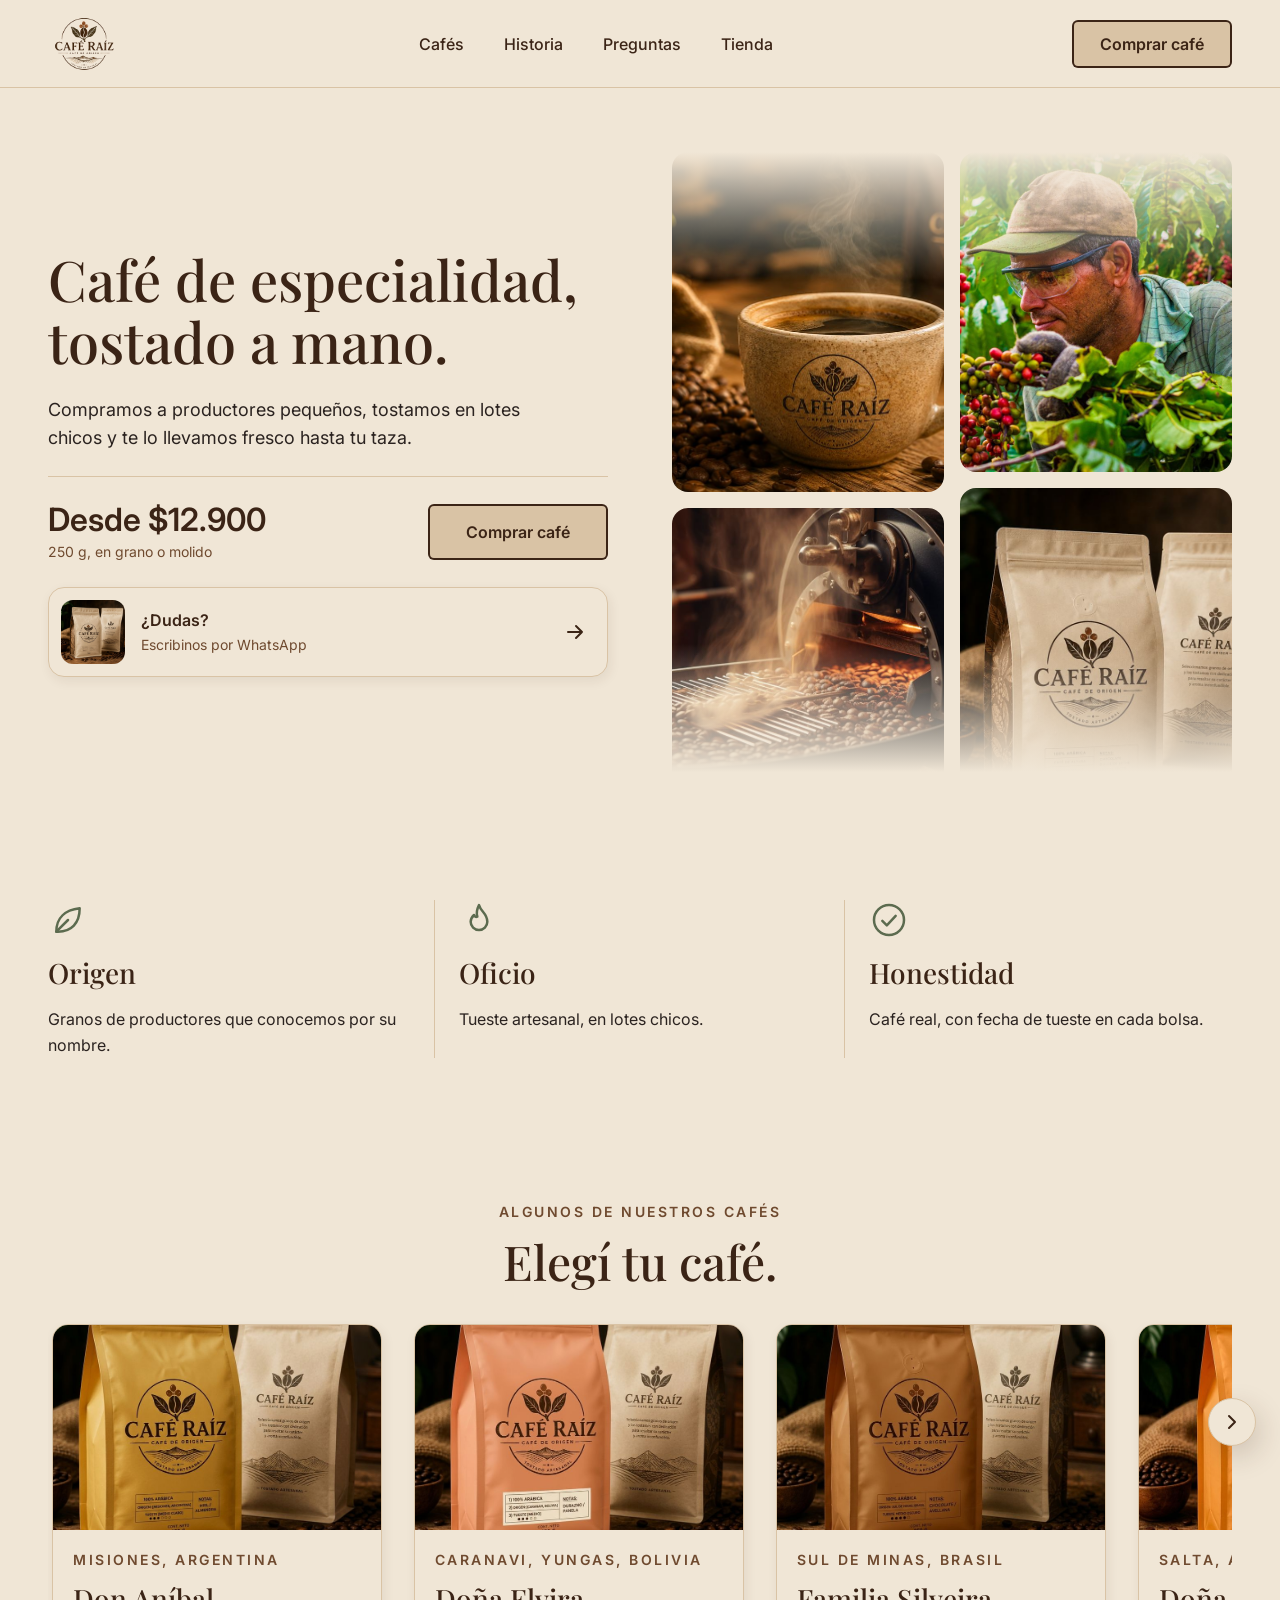
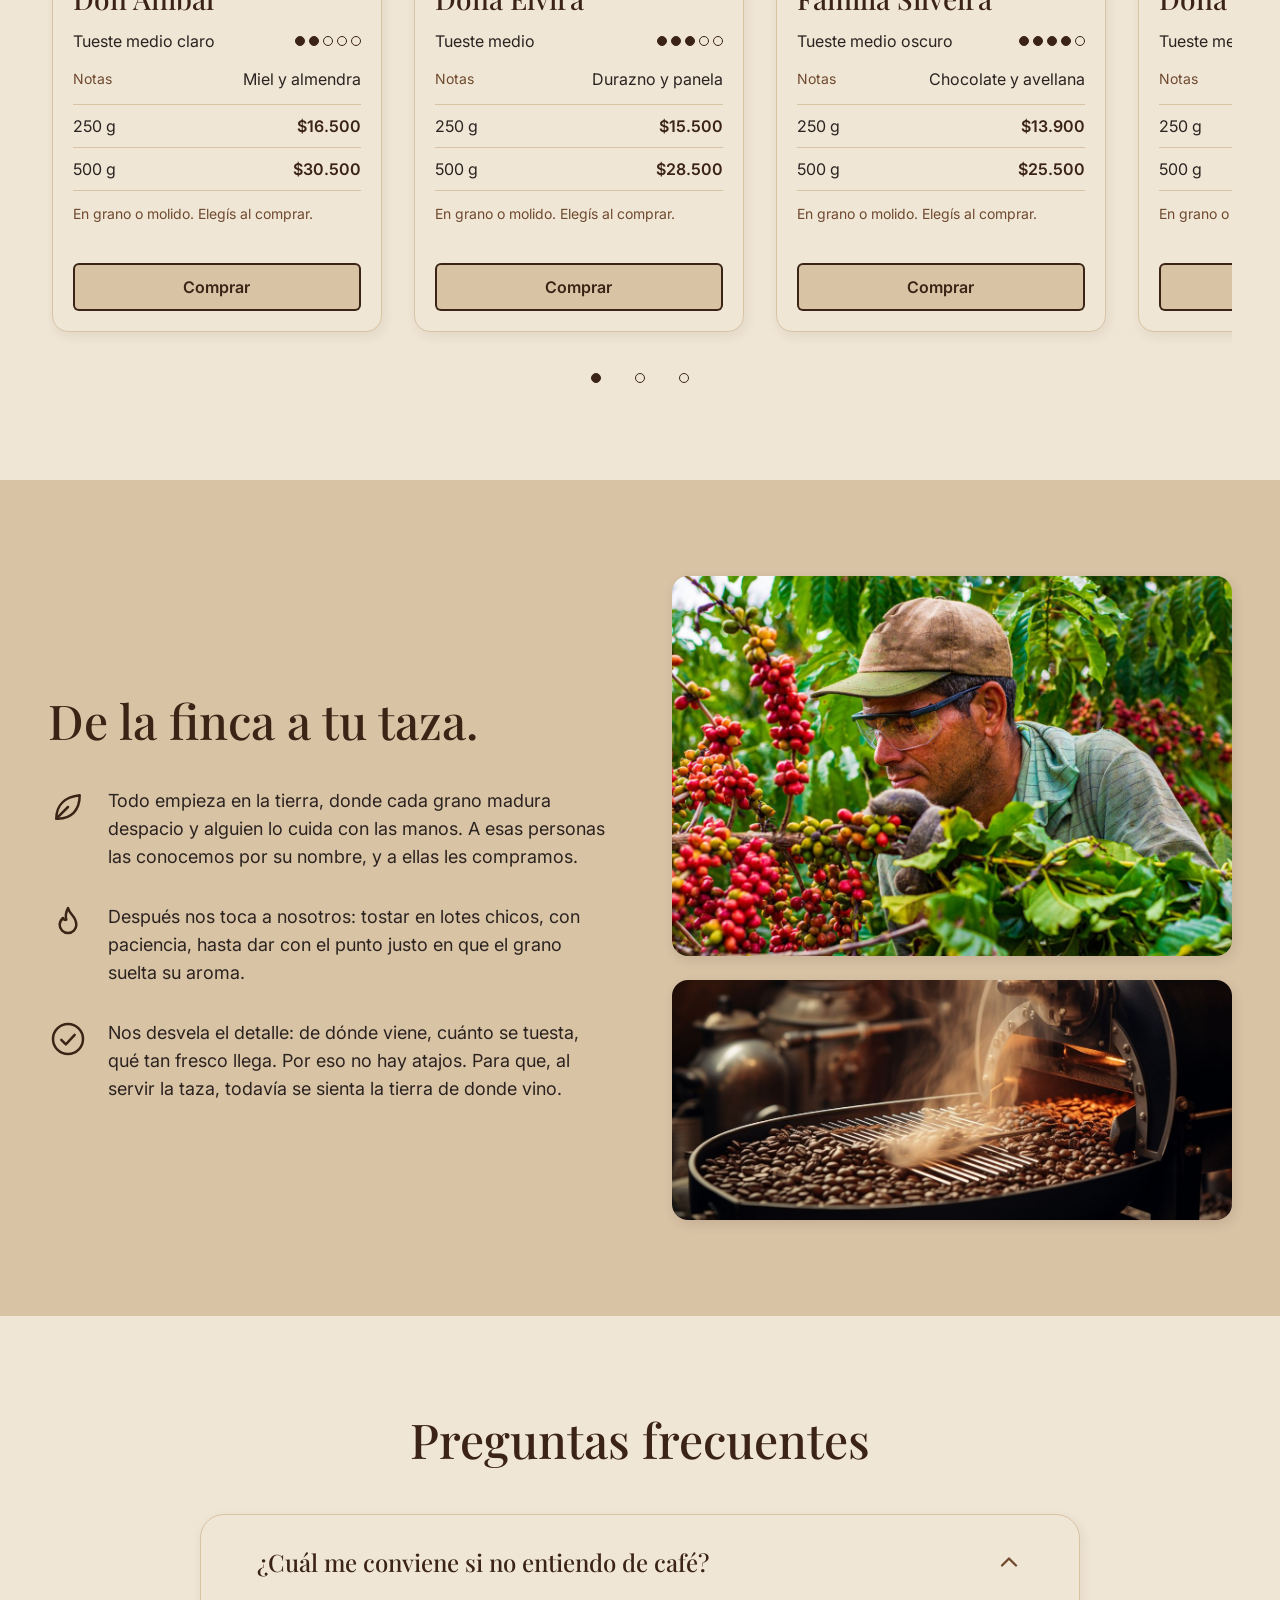
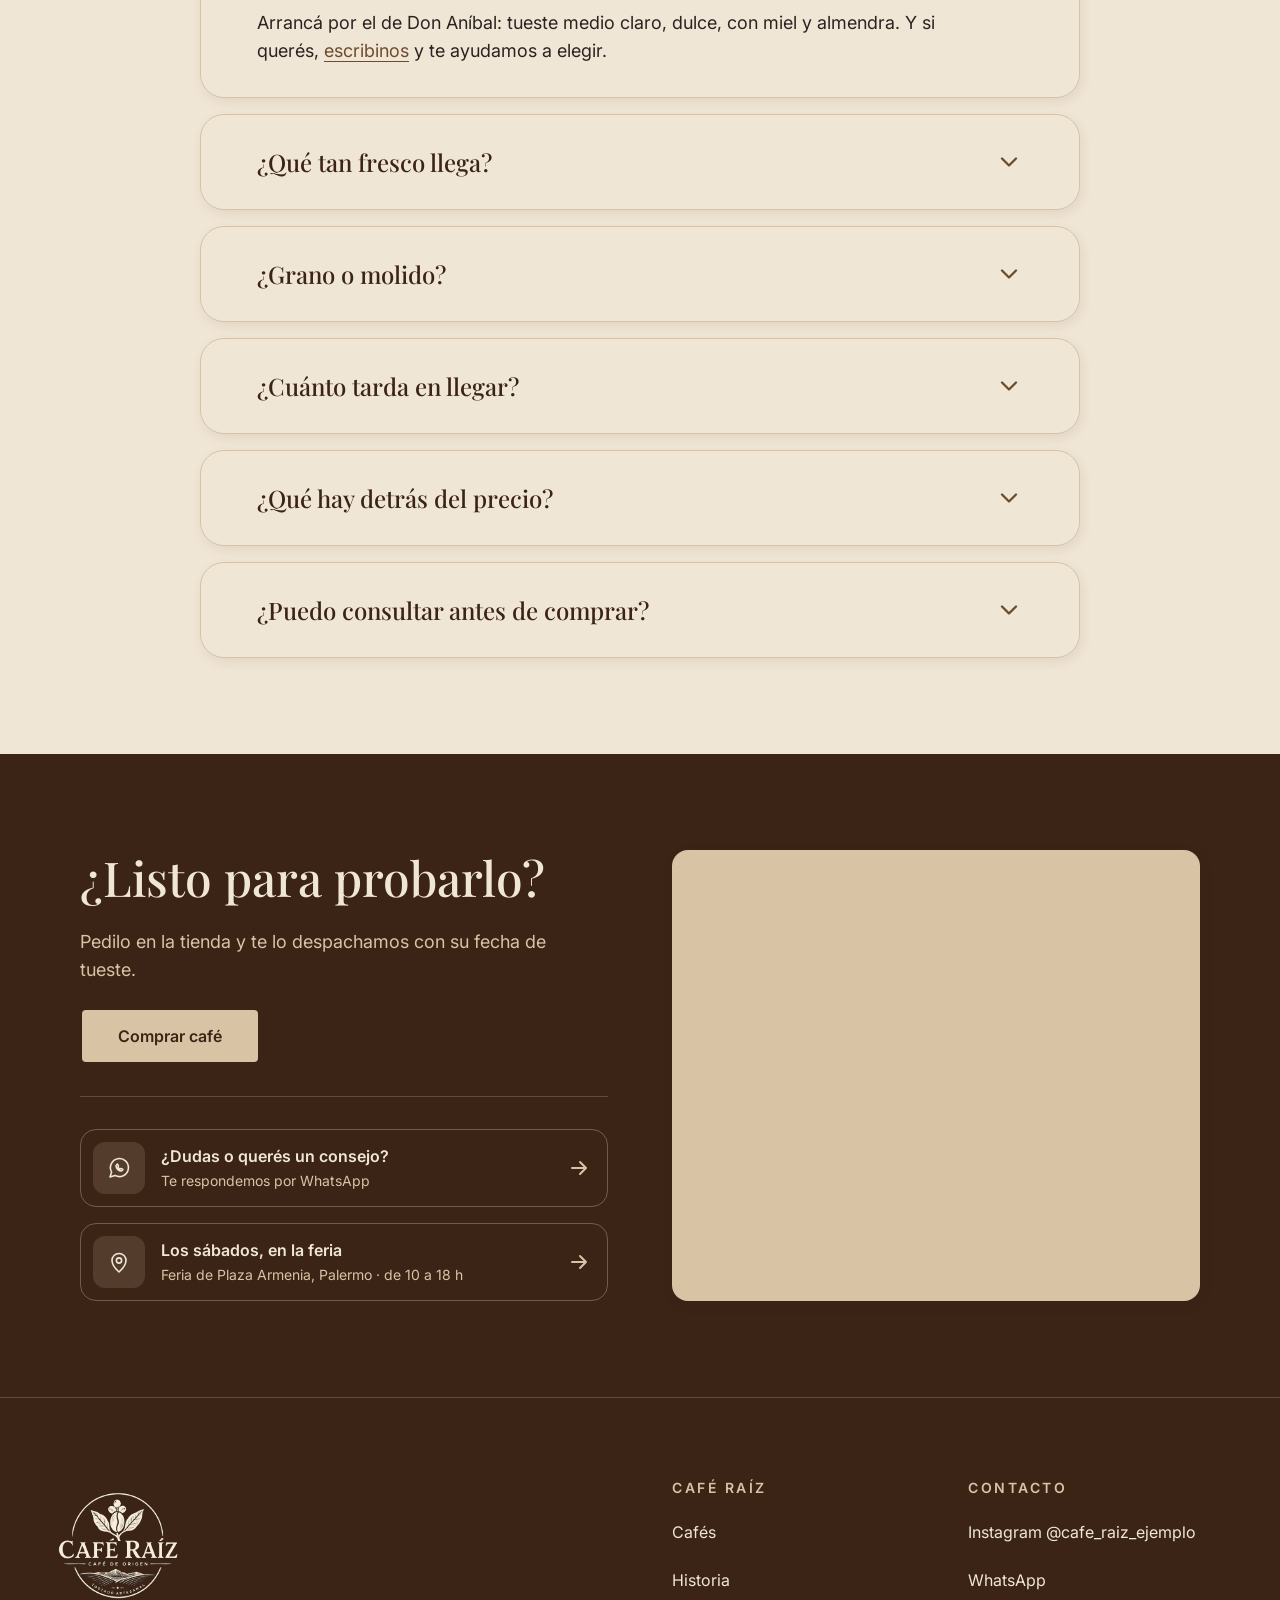
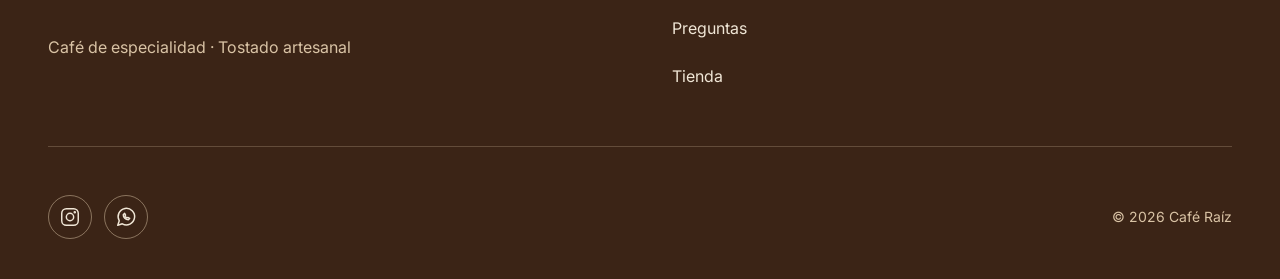
<file: cafe-raiz/index.html>
<!doctype html>
<html lang="es">
<head>
<meta charset="utf-8">
<meta name="viewport" content="width=device-width, initial-scale=1">
<title>Café Raíz | Café de especialidad, tostado a mano</title>
<meta name="description" content="Café de especialidad de productores pequeños, tostado a mano en lotes chicos y con fecha de tueste en cada bolsa.">
<meta name="theme-color" content="#F0E6D6">
<link rel="canonical" href="https://cafe-raiz-especialidad.vercel.app/">
<meta property="og:type" content="website">
<meta property="og:locale" content="es_AR">
<meta property="og:site_name" content="Café Raíz">
<meta property="og:title" content="Café Raíz | Café de especialidad, tostado a mano">
<meta property="og:description" content="Café de especialidad de productores pequeños, tostado a mano en lotes chicos y con fecha de tueste en cada bolsa.">
<meta property="og:url" content="https://cafe-raiz-especialidad.vercel.app/">
<meta property="og:image" content="https://cafe-raiz-especialidad.vercel.app/img/og-cafe-raiz.jpg">
<meta property="og:image:width" content="1200">
<meta property="og:image:height" content="630">
<meta property="og:image:alt" content="Taza de café humeante con el logo de Café Raíz, granos tostados y una bolsa de fondo">
<meta name="twitter:card" content="summary_large_image">
<link rel="icon" href="favicon.ico" sizes="any">
<link rel="apple-touch-icon" href="img/apple-touch-icon.png">
<link rel="preconnect" href="https://fonts.googleapis.com">
<link rel="preconnect" href="https://fonts.gstatic.com" crossorigin>
<link rel="stylesheet" href="https://fonts.googleapis.com/css2?family=Playfair+Display:wght@500&family=Inter:wght@400;500;600&display=swap" media="print" onload="this.media='all'">
<noscript><link rel="stylesheet" href="https://fonts.googleapis.com/css2?family=Playfair+Display:wght@500&family=Inter:wght@400;500;600&display=swap"></noscript>
<link rel="stylesheet" href="styles.css">
<script>document.documentElement.classList.add("js");</script>
<script src="script.js" defer></script>
</head>
<body>

<!-- Íconos reutilizados -->
<svg width="0" height="0" style="position:absolute" aria-hidden="true">
  <symbol id="i-wa" viewBox="0 0 24 24" fill="none" stroke="currentColor" stroke-width="1.6" stroke-linecap="round" stroke-linejoin="round"><path d="M3 21l1.65-4.9A9 9 0 1 1 8 19.4L3 21z"/><path d="M9 9.5c0 3 2.5 5.5 5.5 5.5l1.5-1.5-2-1-1 .5c-.9-.4-1.6-1.1-2-2l.5-1-1-2L9 9.5z"/></symbol>
  <symbol id="i-ig" viewBox="0 0 24 24" fill="none" stroke="currentColor" stroke-width="1.6" stroke-linecap="round" stroke-linejoin="round"><rect x="3" y="3" width="18" height="18" rx="5"/><circle cx="12" cy="12" r="4"/><circle cx="17.2" cy="6.8" r="0.6" fill="currentColor"/></symbol>
  <symbol id="i-chev" viewBox="0 0 24 24" fill="none" stroke="currentColor" stroke-width="2" stroke-linecap="round" stroke-linejoin="round"><path d="M6 9l6 6 6-6"/></symbol>
  <symbol id="i-arrow" viewBox="0 0 24 24" fill="none" stroke="currentColor" stroke-width="2" stroke-linecap="round" stroke-linejoin="round"><path d="M5 12h14M13 6l6 6-6 6"/></symbol>
  <symbol id="i-leaf" viewBox="0 0 24 24" fill="none" stroke="currentColor" stroke-width="1.5" stroke-linecap="round" stroke-linejoin="round"><path d="M5 19c0-8 5-13 14-14 0 9-5 14-13 14"/><path d="M5 19l7-7"/></symbol>
  <symbol id="i-fire" viewBox="0 0 24 24" fill="none" stroke="currentColor" stroke-width="1.5" stroke-linecap="round" stroke-linejoin="round"><path d="M12 3c1 4 5 5 5 10a5 5 0 0 1-10 0c0-2 1-3 2-4 .5 1 1 1.5 2 1-1-3 0-5 1-7z"/></symbol>
  <symbol id="i-pin" viewBox="0 0 24 24" fill="none" stroke="currentColor" stroke-width="1.6" stroke-linecap="round" stroke-linejoin="round"><path d="M12 22s-7-6.2-7-11.5a7 7 0 0 1 14 0C19 15.8 12 22 12 22z"/><circle cx="12" cy="10.5" r="2.6"/></symbol>
  <symbol id="i-check" viewBox="0 0 24 24" fill="none" stroke="currentColor" stroke-width="1.5" stroke-linecap="round" stroke-linejoin="round"><circle cx="12" cy="12" r="9"/><path d="M8 12.5l2.7 2.7L16 9.5"/></symbol>
</svg>

<a class="skip" href="#contenido">Ir al contenido</a>

<!-- 1. ENCABEZADO -->
<header class="site-header">
  <a class="brand" href="#" aria-label="Café Raíz, inicio"><img src="img/logo.jpg" width="72" height="72" alt="Café Raíz, café de origen, tostado artesanal"></a>
  <nav class="nav" id="menu" aria-label="Principal">
    <a href="#cafes">Cafés</a>
    <a href="#historia">Historia</a>
    <a href="#preguntas">Preguntas</a>
    <a href="tienda.html">Tienda</a>
  </nav>
  <div class="header-actions">
    <a class="gbtn" href="tienda.html"><span class="gin">Comprar café</span></a>
    <button class="menu-btn" type="button" aria-label="Abrir menú" aria-expanded="false" aria-controls="menu">
      <svg class="ico-open" width="24" height="24" viewBox="0 0 24 24" fill="none" stroke="currentColor" stroke-width="2" stroke-linecap="round" aria-hidden="true"><path d="M4 7h16M4 12h16M4 17h16"/></svg>
      <svg class="ico-close" width="24" height="24" viewBox="0 0 24 24" fill="none" stroke="currentColor" stroke-width="2" stroke-linecap="round" aria-hidden="true"><path d="M6 6l12 12M18 6L6 18"/></svg>
    </button>
  </div>
</header>

<main id="contenido">

<!-- 2. HERO -->
<section class="hero" aria-labelledby="hero-t">
  <div class="hero-text">
    <h1 id="hero-t">Café de especialidad, tostado a mano.</h1>
    <p class="lead">Compramos a productores pequeños, tostamos en lotes chicos y te lo llevamos fresco hasta tu taza.</p>
    <img class="hero-m" src="img/hero.jpg" width="1200" height="683" alt="Taza de café humeante con el logo de Café Raíz, granos tostados y una bolsa de fondo" fetchpriority="high">
    <hr class="rule">
    <div class="hero-buy">
      <div class="price-from">
        <span class="price-from-n">Desde $12.900</span>
        <span class="price-from-s">250 g, en grano o molido</span>
      </div>
      <a class="gbtn lg" href="tienda.html"><span class="gin">Comprar café</span></a>
    </div>
    <a class="info" href="https://wa.me/5490000000000?text=Hola%2C%20quiero%20consultar%20por%20un%20caf%C3%A9%20de%20Caf%C3%A9%20Ra%C3%ADz.">
      <img src="img/packaging.jpg" width="64" height="64" alt="" loading="lazy">
      <span class="info-t"><b>¿Dudas?</b><span>Escribinos por WhatsApp</span></span>
      <svg class="arr" width="24" height="24" aria-hidden="true"><use href="#i-arrow"/></svg>
    </a>
  </div>

  <div class="hero-photos" aria-hidden="true">
    <div class="mq"><div class="track">
      <div class="set">
        <img style="height:340px;object-position:62% 50%" src="img/hero.jpg" width="1200" height="683" alt="" loading="lazy">
        <img style="height:300px;object-position:70% 50%" src="img/tostadora.jpg" width="1200" height="673" alt="" loading="lazy">
        <img style="height:360px;object-position:30% 45%" src="img/packaging.jpg" width="1000" height="800" alt="" loading="lazy">
        <img style="height:320px" src="img/granos.jpg" width="1080" height="720" alt="" loading="lazy">
      </div>
      <div class="set">
        <img style="height:340px;object-position:62% 50%" src="img/hero.jpg" width="1200" height="683" alt="" loading="lazy">
        <img style="height:300px;object-position:70% 50%" src="img/tostadora.jpg" width="1200" height="673" alt="" loading="lazy">
        <img style="height:360px;object-position:30% 45%" src="img/packaging.jpg" width="1000" height="800" alt="" loading="lazy">
        <img style="height:320px" src="img/granos.jpg" width="1080" height="720" alt="" loading="lazy">
      </div>
    </div></div>
    <div class="mq"><div class="track rev">
      <div class="set">
        <img style="height:320px;object-position:55% 40%" src="img/trabajador.jpg" width="1200" height="800" alt="" loading="lazy">
        <img style="height:360px;object-position:30% 45%" src="img/packaging.jpg" width="1000" height="800" alt="" loading="lazy">
        <img style="height:300px;object-position:70% 50%" src="img/tostadora.jpg" width="1200" height="673" alt="" loading="lazy">
        <img style="height:340px;object-position:62% 50%" src="img/hero.jpg" width="1200" height="683" alt="" loading="lazy">
      </div>
      <div class="set">
        <img style="height:320px;object-position:55% 40%" src="img/trabajador.jpg" width="1200" height="800" alt="" loading="lazy">
        <img style="height:360px;object-position:30% 45%" src="img/packaging.jpg" width="1000" height="800" alt="" loading="lazy">
        <img style="height:300px;object-position:70% 50%" src="img/tostadora.jpg" width="1200" height="673" alt="" loading="lazy">
        <img style="height:340px;object-position:62% 50%" src="img/hero.jpg" width="1200" height="683" alt="" loading="lazy">
      </div>
    </div></div>
    <div class="fade fade-t"></div>
    <div class="fade fade-b"></div>
  </div>
</section>

<!-- 3. FRANJA DE CONFIANZA -->
<section class="trust" aria-labelledby="trust-t">
  <h2 id="trust-t" class="sr-only">Por qué Café Raíz</h2>
  <div class="trust-item">
    <svg width="40" height="40" aria-hidden="true"><use href="#i-leaf"/></svg>
    <h3>Origen</h3>
    <p>Granos de productores que conocemos por su nombre.</p>
  </div>
  <div class="trust-item">
    <svg width="40" height="40" aria-hidden="true"><use href="#i-fire"/></svg>
    <h3>Oficio</h3>
    <p>Tueste artesanal, en lotes chicos.</p>
  </div>
  <div class="trust-item">
    <svg width="40" height="40" aria-hidden="true"><use href="#i-check"/></svg>
    <h3>Honestidad</h3>
    <p>Café real, con fecha de tueste en cada bolsa.</p>
  </div>
</section>

<!-- 4. NUESTROS CAFÉS -->
<section id="cafes" class="cafes" aria-labelledby="cafes-t">
  <div class="cafes-head">
    <div class="sec-head">
      <p class="eb">Algunos de nuestros cafés</p>
      <h2 id="cafes-t" class="t">Elegí tu café.</h2>
    </div>
  </div>

  <div class="carousel" role="region" aria-roledescription="carrusel" aria-label="Algunos de nuestros cafés">
    <ul class="slides" id="cafes-slides">

      <li class="slide"><article class="card">
        <div class="ph"><img src="img/packaging-don-anibal.jpg" alt="Bolsa de Don Aníbal" loading="lazy"></div>
        <div class="body">
          <div class="eb">Misiones, Argentina</div>
          <h3 class="h3">Don Aníbal</h3>
          <div class="line"><span>Tueste medio claro</span><span class="dots" role="img" aria-label="Tueste 2 de 5"><i class="on"></i><i class="on"></i><i></i><i></i><i></i></span></div>
          <div class="line"><span class="lab">Notas</span><span>Miel y almendra</span></div>
          <div class="price"><div><span>250 g</span><b>$16.500</b></div><div><span>500 g</span><b>$30.500</b></div></div>
          <div class="lab">En grano o molido. Elegís al comprar.</div>
          <a class="gbtn" href="tienda.html"><span class="gin">Comprar</span></a>
        </div>
      </article></li>

      <li class="slide"><article class="card">
        <div class="ph"><img src="img/packaging-dona-elvira.jpg" alt="Bolsa de Doña Elvira" loading="lazy"></div>
        <div class="body">
          <div class="eb">Caranavi, Yungas, Bolivia</div>
          <h3 class="h3">Doña Elvira</h3>
          <div class="line"><span>Tueste medio</span><span class="dots" role="img" aria-label="Tueste 3 de 5"><i class="on"></i><i class="on"></i><i class="on"></i><i></i><i></i></span></div>
          <div class="line"><span class="lab">Notas</span><span>Durazno y panela</span></div>
          <div class="price"><div><span>250 g</span><b>$15.500</b></div><div><span>500 g</span><b>$28.500</b></div></div>
          <div class="lab">En grano o molido. Elegís al comprar.</div>
          <a class="gbtn" href="tienda.html"><span class="gin">Comprar</span></a>
        </div>
      </article></li>

      <li class="slide"><article class="card">
        <div class="ph"><img src="img/packaging-familia-silveira.jpg" alt="Bolsa de Familia Silveira" loading="lazy"></div>
        <div class="body">
          <div class="eb">Sul de Minas, Brasil</div>
          <h3 class="h3">Familia Silveira</h3>
          <div class="line"><span>Tueste medio oscuro</span><span class="dots" role="img" aria-label="Tueste 4 de 5"><i class="on"></i><i class="on"></i><i class="on"></i><i class="on"></i><i></i></span></div>
          <div class="line"><span class="lab">Notas</span><span>Chocolate y avellana</span></div>
          <div class="price"><div><span>250 g</span><b>$13.900</b></div><div><span>500 g</span><b>$25.500</b></div></div>
          <div class="lab">En grano o molido. Elegís al comprar.</div>
          <a class="gbtn" href="tienda.html"><span class="gin">Comprar</span></a>
        </div>
      </article></li>

      <li class="slide"><article class="card">
        <div class="ph"><img src="img/packaging-dona-rosa.jpg" alt="Bolsa de Doña Rosa" loading="lazy"></div>
        <div class="body">
          <div class="eb">Salta, Argentina</div>
          <h3 class="h3">Doña Rosa</h3>
          <div class="line"><span>Tueste medio</span><span class="dots" role="img" aria-label="Tueste 3 de 5"><i class="on"></i><i class="on"></i><i class="on"></i><i></i><i></i></span></div>
          <div class="line"><span class="lab">Notas</span><span>Mandarina y caramelo</span></div>
          <div class="price"><div><span>250 g</span><b>$16.900</b></div><div><span>500 g</span><b>$31.000</b></div></div>
          <div class="lab">En grano o molido. Elegís al comprar.</div>
          <a class="gbtn" href="tienda.html"><span class="gin">Comprar</span></a>
        </div>
      </article></li>

      <li class="slide"><article class="card">
        <div class="ph"><img src="img/packaging-don-julian.jpg" alt="Bolsa de Don Julián" loading="lazy"></div>
        <div class="body">
          <div class="eb">Cajamarca, Perú</div>
          <h3 class="h3">Don Julián</h3>
          <div class="line"><span>Tueste medio oscuro</span><span class="dots" role="img" aria-label="Tueste 4 de 5"><i class="on"></i><i class="on"></i><i class="on"></i><i class="on"></i><i></i></span></div>
          <div class="line"><span class="lab">Notas</span><span>Cacao y nuez</span></div>
          <div class="price"><div><span>250 g</span><b>$15.800</b></div><div><span>500 g</span><b>$29.000</b></div></div>
          <div class="lab">En grano o molido. Elegís al comprar.</div>
          <a class="gbtn" href="tienda.html"><span class="gin">Comprar</span></a>
        </div>
      </article></li>

      <li class="slide"><article class="card">
        <div class="ph"><img src="img/packaging-familia-mejia.jpg" alt="Bolsa de Familia Mejía" loading="lazy"></div>
        <div class="body">
          <div class="eb">Huila, Colombia</div>
          <h3 class="h3">Familia Mejía</h3>
          <div class="line"><span>Tueste medio</span><span class="dots" role="img" aria-label="Tueste 3 de 5"><i class="on"></i><i class="on"></i><i class="on"></i><i></i><i></i></span></div>
          <div class="line"><span class="lab">Notas</span><span>Caramelo y naranja</span></div>
          <div class="price"><div><span>250 g</span><b>$15.200</b></div><div><span>500 g</span><b>$28.000</b></div></div>
          <div class="lab">En grano o molido. Elegís al comprar.</div>
          <a class="gbtn" href="tienda.html"><span class="gin">Comprar</span></a>
        </div>
      </article></li>

      <li class="slide"><article class="card">
        <div class="ph"><img src="img/packaging.jpg" width="1000" height="800" alt="Bolsa de Café Raíz de 250 g junto a granos tostados" loading="lazy"></div>
        <div class="body">
          <div class="eb">Mezcla de orígenes</div>
          <h3 class="h3">Blend de la casa</h3>
          <div class="line"><span>Tueste medio</span><span class="dots" role="img" aria-label="Tueste 3 de 5"><i class="on"></i><i class="on"></i><i class="on"></i><i></i><i></i></span></div>
          <div class="line"><span class="lab">Notas</span><span>Chocolate, dulce de leche y frutos secos</span></div>
          <div class="price"><div><span>250 g</span><b>$12.900</b></div><div><span>500 g</span><b>$23.500</b></div></div>
          <div class="lab">En grano o molido. Elegís al comprar.</div>
          <a class="gbtn" href="tienda.html"><span class="gin">Comprar</span></a>
        </div>
      </article></li>

    </ul>
  </div>
</section>

<!-- 5. HISTORIA -->
<section id="historia" class="historia" aria-labelledby="historia-t">
  <div class="historia-text">
    <h2 id="historia-t" class="t">De la finca a tu taza.</h2>
    <div class="feats">
      <div class="feat">
        <svg width="40" height="40" aria-hidden="true"><use href="#i-leaf"/></svg>
        <p>Todo empieza en la tierra, donde cada grano madura despacio y alguien lo cuida con las manos. A esas personas las conocemos por su nombre, y a ellas les compramos.</p>
      </div>
      <div class="feat">
        <svg width="40" height="40" aria-hidden="true"><use href="#i-fire"/></svg>
        <p>Después nos toca a nosotros: tostar en lotes chicos, con paciencia, hasta dar con el punto justo en que el grano suelta su aroma.</p>
      </div>
      <div class="feat">
        <svg width="40" height="40" aria-hidden="true"><use href="#i-check"/></svg>
        <p>Nos desvela el detalle: de dónde viene, cuánto se tuesta, qué tan fresco llega. Por eso no hay atajos. Para que, al servir la taza, todavía se sienta la tierra de donde vino.</p>
      </div>
    </div>
  </div>
  <div class="historia-pics">
    <div class="pic pic-a"><img src="img/trabajador.jpg" width="1200" height="800" alt="Trabajador de la finca cosechando a mano cerezas de café maduras" loading="lazy"></div>
    <div class="pic pic-b"><img src="img/tostadora.jpg" width="1200" height="673" alt="Tostadora con granos de café recién tostados y vapor" loading="lazy"></div>
  </div>
</section>

<!-- 6. PREGUNTAS FRECUENTES -->
<section id="preguntas" class="preguntas" aria-labelledby="preguntas-t">
  <h2 id="preguntas-t" class="t">Preguntas frecuentes</h2>
  <div class="faq">
    <details open>
      <summary>¿Cuál me conviene si no entiendo de café?<svg width="28" height="28" aria-hidden="true"><use href="#i-chev"/></svg></summary>
      <p class="ans">Arrancá por el de Don Aníbal: tueste medio claro, dulce, con miel y almendra. Y si querés, <a href="https://wa.me/5490000000000?text=Hola%2C%20quiero%20consultar%20por%20un%20caf%C3%A9%20de%20Caf%C3%A9%20Ra%C3%ADz.">escribinos</a> y te ayudamos a elegir.</p>
    </details>
    <details>
      <summary>¿Qué tan fresco llega?<svg width="28" height="28" aria-hidden="true"><use href="#i-chev"/></svg></summary>
      <p class="ans">Tostamos en lotes chicos y cada bolsa lleva su fecha de tueste.</p>
    </details>
    <details>
      <summary>¿Grano o molido?<svg width="28" height="28" aria-hidden="true"><use href="#i-chev"/></svg></summary>
      <p class="ans">Grano si tenés molinillo, porque dura más fresco. Molido si no: elegís la molienda al comprar.</p>
    </details>
    <details>
      <summary>¿Cuánto tarda en llegar?<svg width="28" height="28" aria-hidden="true"><use href="#i-chev"/></svg></summary>
      <p class="ans">Enviamos a todo el país y despachamos dentro de las 48 horas hábiles después del tueste.</p>
    </details>
    <details>
      <summary>¿Qué hay detrás del precio?<svg width="28" height="28" aria-hidden="true"><use href="#i-chev"/></svg></summary>
      <p class="ans">Le pagamos un precio justo a cada productor y tostamos en lotes chicos, para que cada bolsa llegue fresca. Es lo que se nota en la taza.</p>
    </details>
    <details>
      <summary>¿Puedo consultar antes de comprar?<svg width="28" height="28" aria-hidden="true"><use href="#i-chev"/></svg></summary>
      <p class="ans">Claro. <a href="https://wa.me/5490000000000?text=Hola%2C%20quiero%20consultar%20por%20un%20caf%C3%A9%20de%20Caf%C3%A9%20Ra%C3%ADz.">Escribinos por WhatsApp</a>.</p>
    </details>
  </div>
</section>

<!-- 7. CIERRE -->
<section id="contacto" class="cierre" aria-labelledby="cierre-t">
  <div class="cierre-grid">
    <div class="cierre-text">
      <h2 id="cierre-t">¿Listo para probarlo?</h2>
      <p class="cierre-lead">Pedilo en la tienda y te lo despachamos con su fecha de tueste.</p>
      <a class="gbtn lg" href="tienda.html"><span class="gin">Comprar café</span></a>
      <hr class="rule-d">
      <ul class="vias">
        <li>
          <a class="via" href="https://wa.me/5490000000000?text=Hola%2C%20quiero%20consultar%20por%20un%20caf%C3%A9%20de%20Caf%C3%A9%20Ra%C3%ADz.">
            <span class="via-ico"><svg width="24" height="24" aria-hidden="true"><use href="#i-wa"/></svg></span>
            <span class="via-t"><b>¿Dudas o querés un consejo?</b><span>Te respondemos por WhatsApp</span></span>
            <svg class="arr" width="24" height="24" aria-hidden="true"><use href="#i-arrow"/></svg>
          </a>
        </li>
        <li>
          <a class="via" href="https://www.google.com/maps/search/?api=1&amp;query=Armenia+y+Costa+Rica,+Palermo,+Buenos+Aires">
            <span class="via-ico"><svg width="24" height="24" aria-hidden="true"><use href="#i-pin"/></svg></span>
            <span class="via-t"><b>Los sábados, en la feria</b><span>Feria de Plaza Armenia, Palermo · de 10 a 18 h</span></span>
            <svg class="arr" width="24" height="24" aria-hidden="true"><use href="#i-arrow"/></svg>
          </a>
        </li>
      </ul>
    </div>
    <div class="mapbox">
      <iframe src="https://maps.google.com/maps?q=Armenia+y+Costa+Rica,+Palermo,+Buenos+Aires&amp;z=16&amp;output=embed" title="Mapa de la feria de Plaza Armenia, Palermo, Buenos Aires" loading="lazy" referrerpolicy="no-referrer-when-downgrade"></iframe>
    </div>
  </div>
</section>

</main>

<!-- 8. PIE -->
<footer class="site-footer">
  <div class="foot-top">
    <div class="foot-brand">
      <img src="img/logo-negativo.jpg" width="140" height="140" alt="Café Raíz, café de origen, tostado artesanal" loading="lazy">
      <p>Café de especialidad · Tostado artesanal</p>
    </div>
    <div class="foot-links">
      <nav class="fl" aria-label="Pie">
        <p class="fh">Café Raíz</p>
        <a href="#cafes">Cafés</a>
        <a href="#historia">Historia</a>
        <a href="#preguntas">Preguntas</a>
        <a href="tienda.html">Tienda</a>
      </nav>
      <div class="fl">
        <p class="fh">Contacto</p>
        <a href="https://instagram.com/cafe_raiz_ejemplo">Instagram @cafe_raiz_ejemplo</a>
        <a href="https://wa.me/5490000000000?text=Hola%2C%20quiero%20consultar%20por%20un%20caf%C3%A9%20de%20Caf%C3%A9%20Ra%C3%ADz.">WhatsApp</a>
      </div>
    </div>
  </div>
  <hr class="rule-d">
  <div class="foot-bottom">
    <div class="socs">
      <a class="soc" href="https://instagram.com/cafe_raiz_ejemplo" aria-label="Instagram de Café Raíz"><svg width="22" height="22" aria-hidden="true"><use href="#i-ig"/></svg></a>
      <a class="soc" href="https://wa.me/5490000000000?text=Hola%2C%20quiero%20consultar%20por%20un%20caf%C3%A9%20de%20Caf%C3%A9%20Ra%C3%ADz." aria-label="WhatsApp de Café Raíz"><svg width="22" height="22" aria-hidden="true"><use href="#i-wa"/></svg></a>
    </div>
    <p>© 2026 Café Raíz</p>
  </div>
</footer>

</body>
</html>
</file>
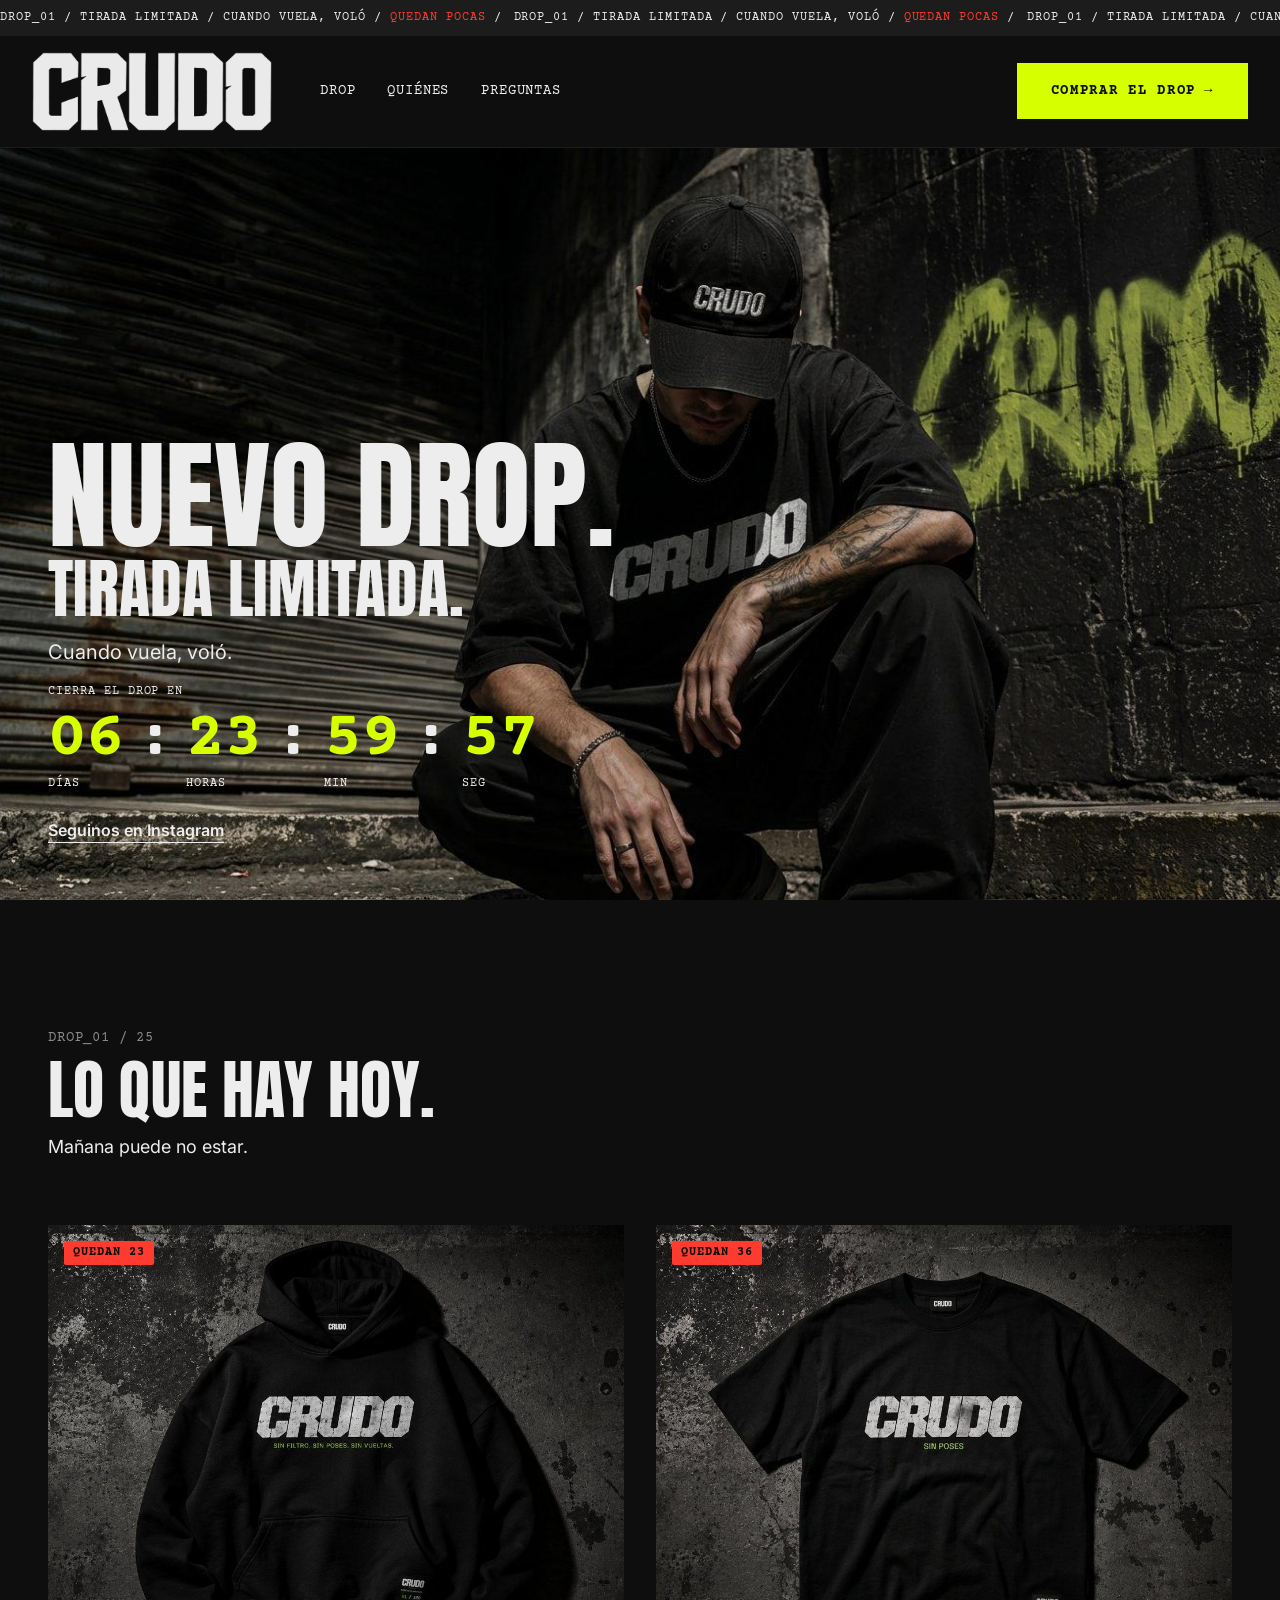
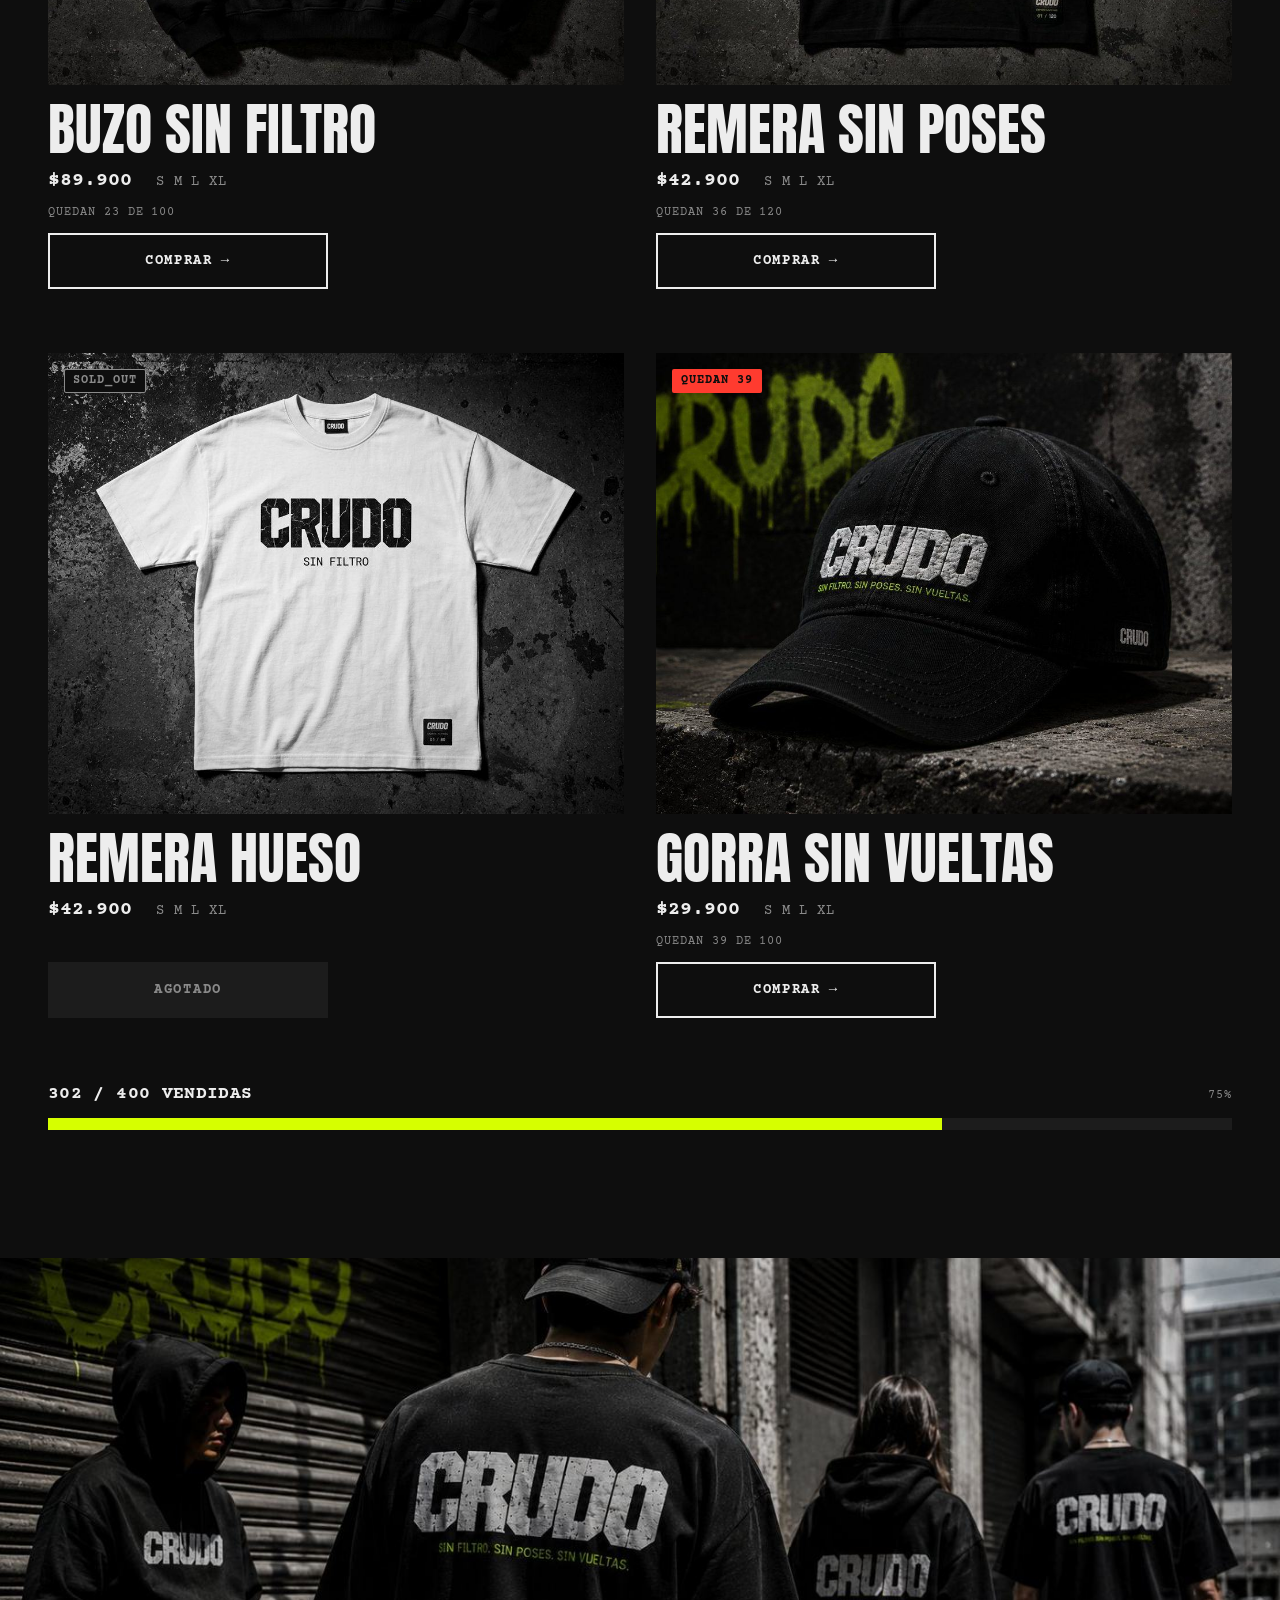
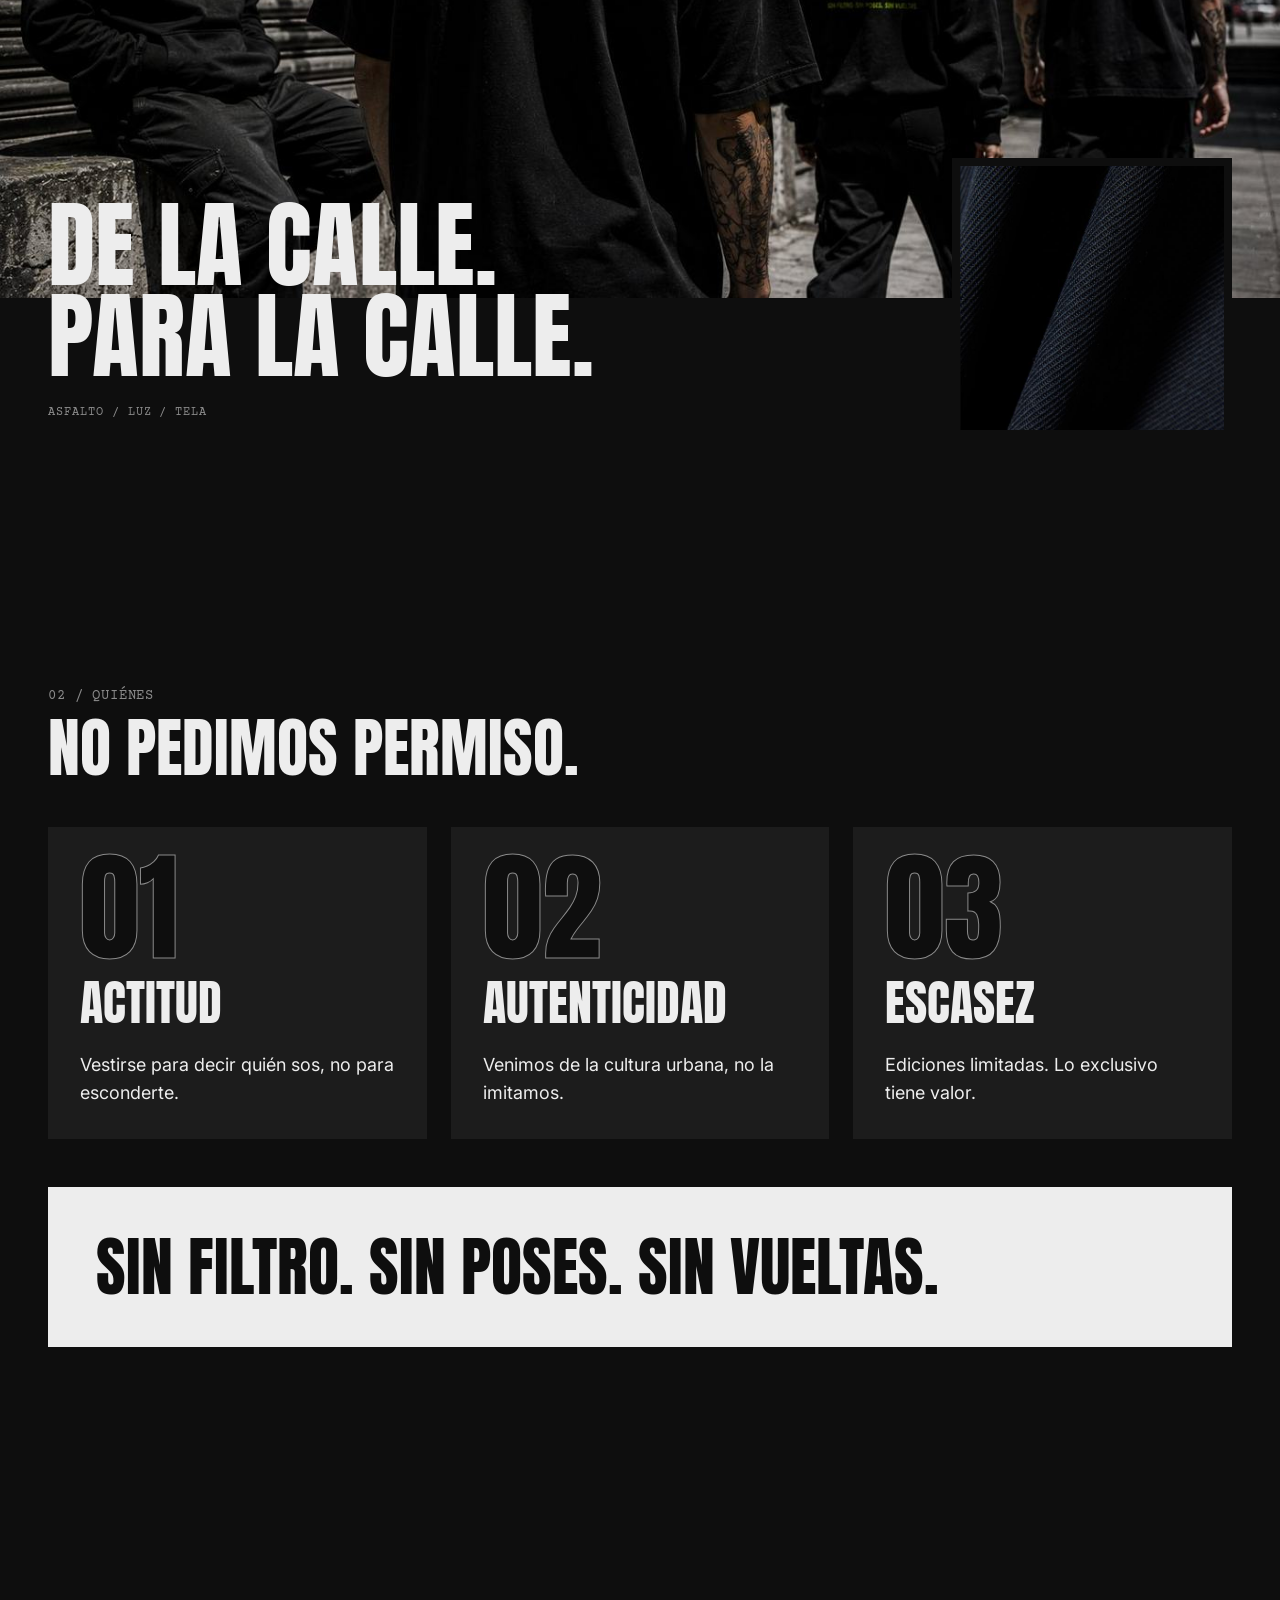
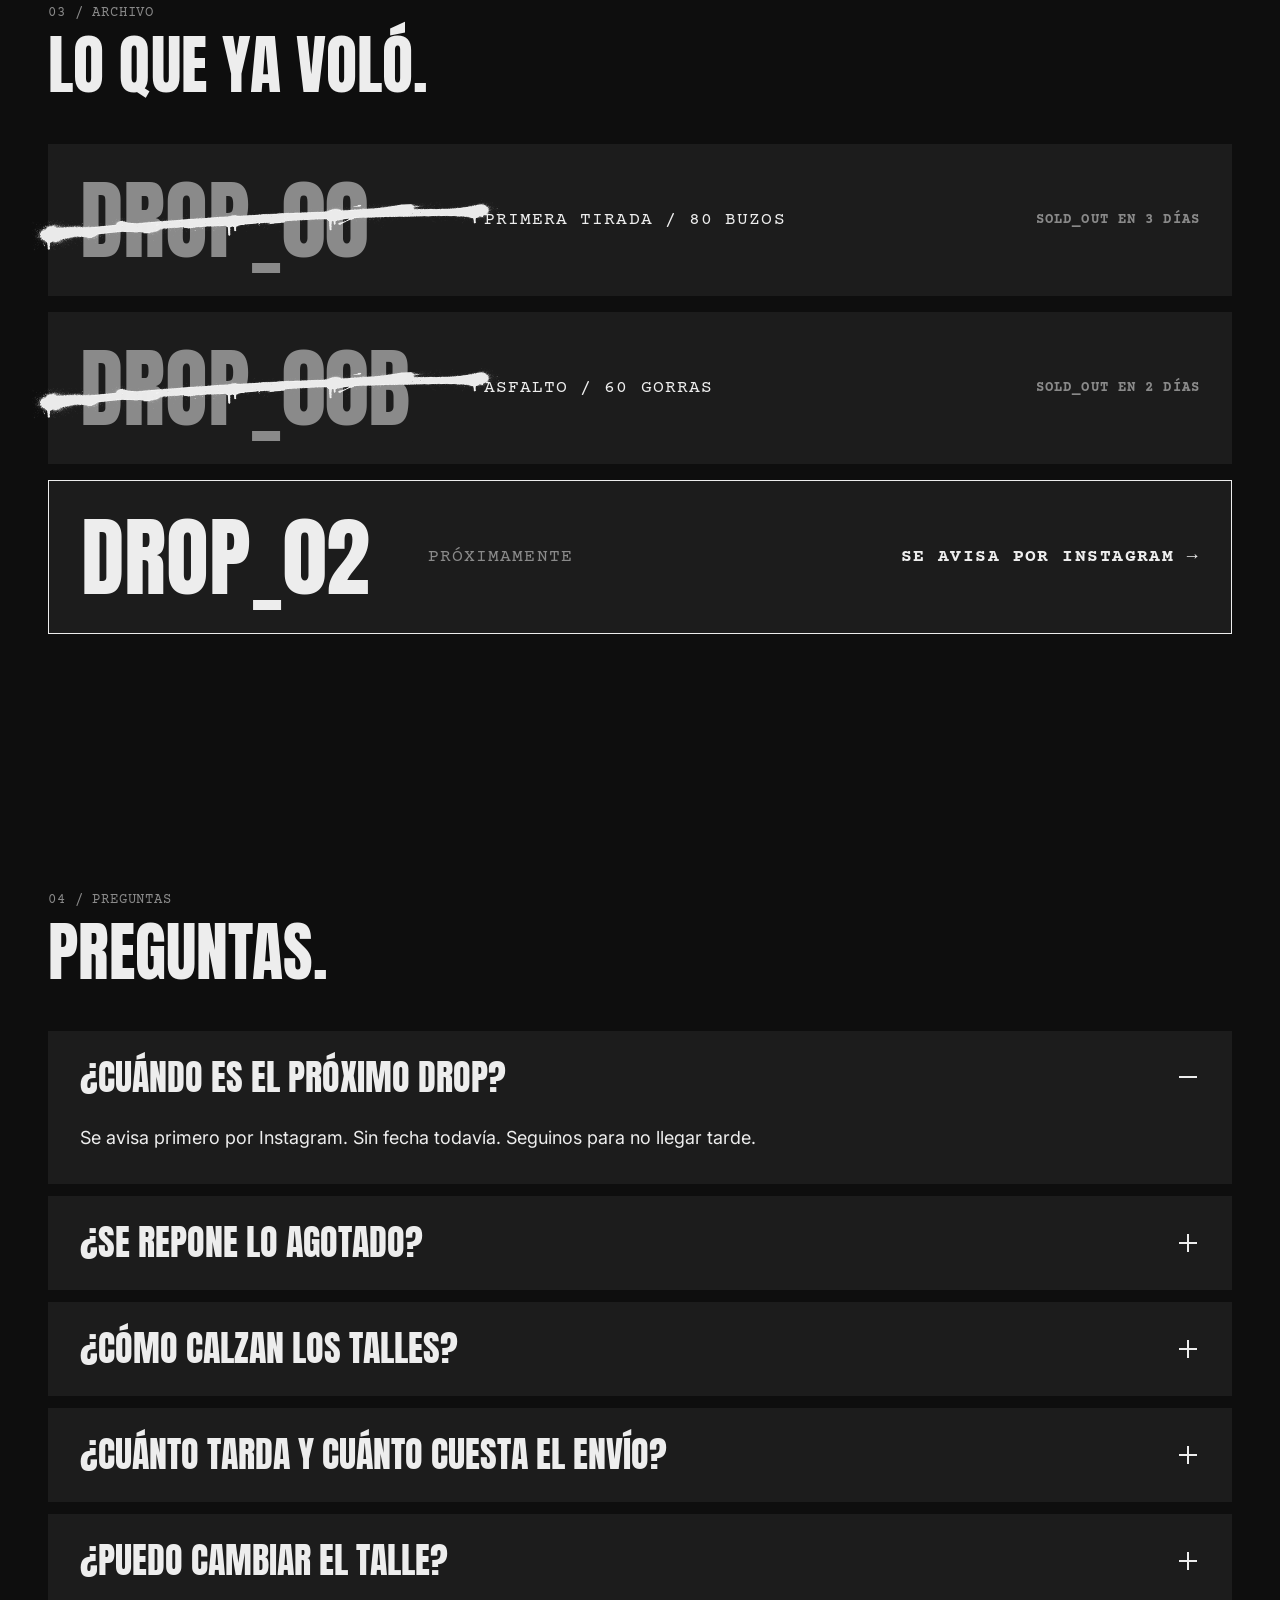
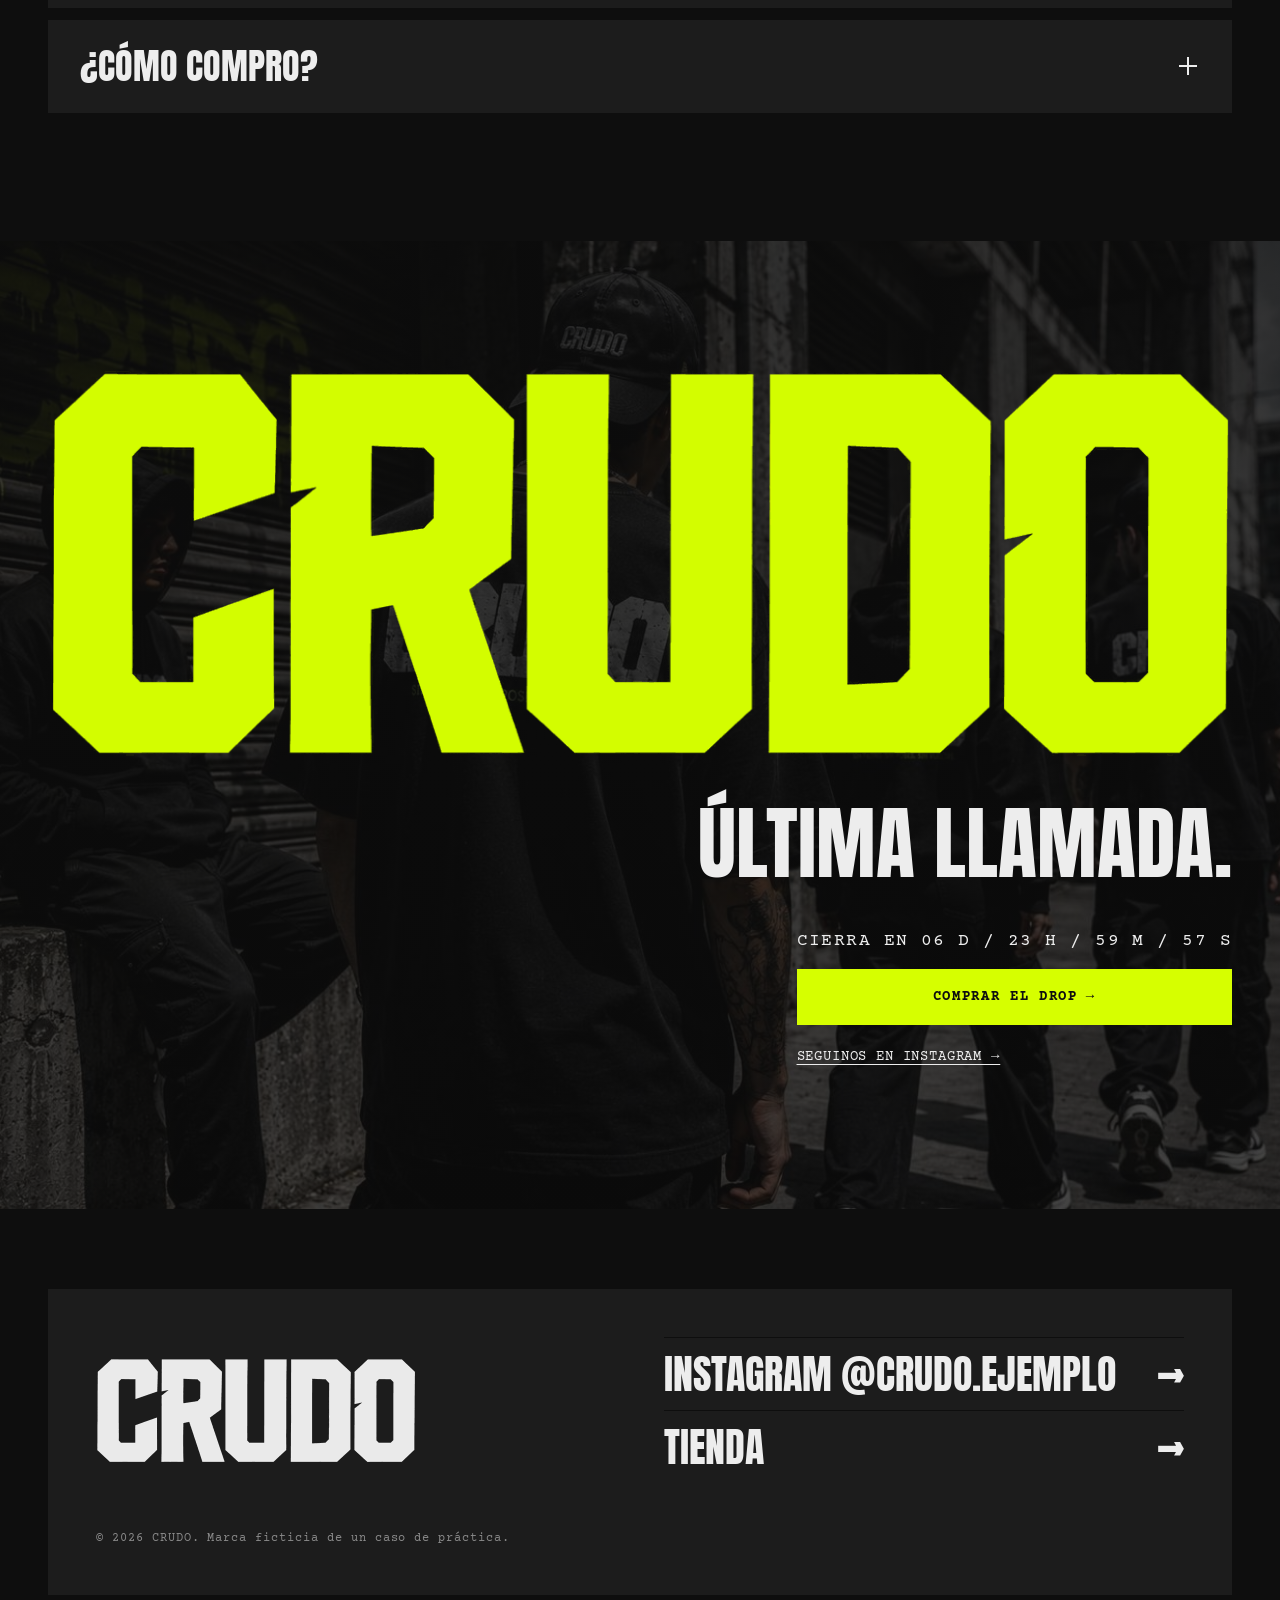
<file: caso-crudo/index.html>
<!doctype html>
<html lang="es">
<head>
<meta charset="utf-8">
<meta name="viewport" content="width=device-width,initial-scale=1">
<title>CRUDO — Drop 01. Tirada limitada.</title>
<meta name="description" content="Nuevo drop de CRUDO. Tirada limitada de ropa urbana: cuando vuela, voló.">
<meta name="theme-color" content="#0E0E0E">
<link rel="icon" href="favicon.ico" sizes="48x48">
<link rel="icon" type="image/png" sizes="32x32" href="favicon-32.png">
<link rel="apple-touch-icon" href="apple-touch-icon.png">
<meta property="og:type" content="website">
<meta property="og:locale" content="es_AR">
<meta property="og:title" content="CRUDO — Drop 01. Tirada limitada.">
<meta property="og:description" content="Nuevo drop de CRUDO. Tirada limitada de ropa urbana: cuando vuela, voló.">
<link rel="preconnect" href="https://fonts.googleapis.com">
<link rel="preconnect" href="https://fonts.gstatic.com" crossorigin>
<link href="https://fonts.googleapis.com/css2?family=Anton&family=Courier+Prime:wght@400;700&family=Inter:wght@400;600&display=swap" rel="stylesheet">
<script>document.documentElement.className+=' js'</script>
<style>
:root{
  --negro:#0E0E0E;--asfalto:#1C1C1C;--hueso:#EDEDED;--volt:#D6FF00;--gris-humo:#8A8A8A;--rojo-alerta:#FF3B2F;
  --font-display:'Anton','Archivo Black',Impact,sans-serif;
  --font-sans:'Inter',Helvetica,Arial,sans-serif;
  --font-mono:'Courier Prime','Courier New',Courier,monospace;
  --pad-x:16px;--pad-y:80px;--header-h:0px;
}
*,*::before,*::after{box-sizing:border-box}
html{scroll-behavior:smooth;background:var(--negro)}
body{margin:0;background:var(--negro);color:var(--hueso);font-family:var(--font-sans);font-size:16px;line-height:24px;-webkit-font-smoothing:antialiased}
img{display:block;max-width:100%;height:auto}
a{color:inherit}
h1,h2,h3,p{margin:0}
:focus-visible{outline:3px solid var(--hueso);outline-offset:3px}
.sr-only{position:absolute;width:1px;height:1px;overflow:hidden;clip:rect(0 0 0 0);white-space:nowrap}
.skip{position:absolute;left:8px;top:-60px;z-index:100;background:var(--volt);color:var(--negro);padding:12px 16px;font-family:var(--font-mono);font-weight:700;text-transform:uppercase;text-decoration:none}
.skip:focus{top:8px}
section[id]{scroll-margin-top:var(--header-h)}

/* ---------- utilidades de tipografía ---------- */
.mono{font-family:var(--font-mono)}
.kicker{font-family:var(--font-mono);font-size:14px;line-height:20px;letter-spacing:.06em;color:var(--gris-humo);text-transform:uppercase}
.h2{font-family:var(--font-display);font-weight:400;font-size:44px;line-height:.95;text-transform:uppercase;color:var(--hueso)}
.wrap{padding:var(--pad-y) var(--pad-x);max-width:1280px;margin:0 auto}
.sec-head{display:flex;flex-direction:column;gap:12px;align-items:flex-start}

/* ---------- botones ---------- */
.btn{display:inline-flex;align-items:center;justify-content:center;gap:8px;min-height:56px;padding:0 32px;font-family:var(--font-mono);font-weight:700;font-size:14px;line-height:20px;letter-spacing:.12em;text-transform:uppercase;text-decoration:none;border:2px solid transparent;border-radius:0;cursor:pointer;transition:transform .12s ease,background-color .12s ease,color .12s ease;-webkit-tap-highlight-color:transparent}
.btn:active{transform:translateY(2px)}
.btn__arrow{display:inline-block;transition:transform .15s ease}
.btn:hover .btn__arrow{transform:translateX(6px)}
.btn--primary{background:var(--volt);color:var(--negro)}
.btn--primary:focus-visible{outline-color:var(--hueso)}
.btn--secondary{background:transparent;color:var(--hueso);border-color:var(--hueso)}
.btn--secondary:hover{background:var(--hueso);color:var(--negro)}
.btn--block{display:flex;width:100%}
.btn[aria-disabled="true"],.btn:disabled{background:var(--asfalto);color:var(--gris-humo);border-color:var(--asfalto);cursor:not-allowed;pointer-events:none}
.link{display:inline-flex;align-items:center;min-height:44px;font-family:var(--font-sans);font-weight:600;font-size:16px;color:var(--hueso);text-decoration:underline;text-underline-offset:6px;text-decoration-thickness:1px}
.link:hover{text-decoration-thickness:3px}
.tag{display:inline-flex;align-items:center;min-height:24px;padding:0 8px;font-family:var(--font-mono);font-weight:700;font-size:12px;line-height:16px;letter-spacing:.08em;text-transform:uppercase;border:1px solid transparent;border-radius:2px;white-space:nowrap}
.tag--stock{background:var(--rojo-alerta);color:var(--negro)}
.tag--soldout{background:var(--negro);color:var(--gris-humo);border-color:var(--gris-humo)}

/* ---------- 1. ticker + encabezado ---------- */
.site-header{position:relative;z-index:30;background:var(--negro)}
.ticker{height:36px;overflow:hidden;background:var(--asfalto);display:flex;align-items:center}
.ticker__track{display:flex;flex:none;white-space:nowrap;font-family:var(--font-mono);font-size:12px;line-height:16px;letter-spacing:.08em;color:var(--hueso);animation:ticker 30s linear infinite}
.ticker__seg{padding-right:12px}
.ticker__seg b{font-weight:400;color:var(--rojo-alerta)}
@keyframes ticker{from{transform:translateX(0)}to{transform:translateX(-50%)}}
.bar{display:flex;flex-direction:column}
.logo{display:block;padding:20px var(--pad-x) 4px}
.logo img{width:280px}
.nav{display:flex;gap:24px;padding:0 var(--pad-x) 8px}
.nav a{display:flex;align-items:center;min-height:48px;font-family:var(--font-mono);font-size:14px;line-height:20px;letter-spacing:.06em;text-transform:uppercase;text-decoration:none}
.nav a:hover{text-decoration:underline;text-underline-offset:6px}
.bar .btn--header{display:none}
.buy-bar{position:fixed;left:0;right:0;bottom:0;z-index:40;padding:16px;background:var(--negro);border-top:1px solid var(--asfalto)}

/* ---------- 2. hero ---------- */
.hero{position:relative;overflow:hidden;background:var(--negro);height:calc(100svh - 208px);min-height:560px}
.hero__img{position:absolute;left:0;bottom:0;width:100%;height:122%;object-fit:cover;object-position:50% 100%}
.hero__body{position:absolute;left:16px;bottom:104px;right:16px;display:flex;flex-direction:column;gap:8px;align-items:flex-start}
.hero h1{font-family:var(--font-display);font-weight:400;text-transform:uppercase;color:var(--hueso)}
.hero h1 span{display:block}
.hero h1 .l1{font-size:60px;line-height:.9}
.hero h1 .l2{font-size:32px;line-height:1;margin-top:4px}
.hero__sup{font-size:16px;line-height:24px}
.cd-wrap{display:flex;flex-direction:column;gap:8px}
.cd-label{font-family:var(--font-mono);font-size:12px;line-height:16px;letter-spacing:.08em;text-transform:uppercase}
.cd{display:flex;align-items:flex-start;gap:6px;font-family:var(--font-mono)}
.cd__u{display:flex;flex-direction:column;gap:4px}
.cd__n{font-weight:700;font-size:32px;line-height:1;color:var(--volt);font-variant-numeric:tabular-nums}
.cd__l{font-size:12px;line-height:16px;letter-spacing:.08em}
.cd__s{font-weight:700;font-size:32px;line-height:1}

/* ---------- 3. el drop ---------- */
.drop-head p{font-size:18px;line-height:28px}
.drop{display:flex;flex-direction:column;gap:48px}
.grid{display:grid;grid-template-columns:repeat(2,minmax(0,1fr));gap:32px 12px}
.card{display:flex;flex-direction:column;gap:16px}
.card__media{position:relative;overflow:hidden;aspect-ratio:1/1;background:var(--negro)}
.card__media img{width:100%;height:100%;object-fit:cover;transition:transform .5s ease}
.card:hover .card__media img{transform:scale(1.06)}
.card--out .card__media img{filter:grayscale(1) contrast(1.05)}
.card__tag{position:absolute;top:16px;left:16px}
.card__body{display:flex;flex-direction:column;gap:12px;flex:1}
.card__name{font-family:var(--font-display);font-weight:400;font-size:26px;line-height:1;text-transform:uppercase;min-height:2em}
.card__meta{display:flex;flex-wrap:wrap;column-gap:24px;row-gap:4px;align-items:baseline;font-family:var(--font-mono)}
.card__price{font-weight:700;font-size:16px;line-height:24px}
.card__sizes{font-size:14px;line-height:20px;letter-spacing:.06em;color:var(--gris-humo)}
.card__stock{font-family:var(--font-mono);font-size:12px;line-height:16px;letter-spacing:.08em;color:var(--gris-humo);text-transform:uppercase}
.card__cta{margin-top:auto}
.card__cta .btn{padding:0 16px;width:100%}
.sold{display:flex;flex-direction:column;gap:12px}
.sold__row{display:flex;justify-content:space-between;align-items:baseline;font-family:var(--font-mono)}
.sold__big{font-weight:700;font-size:18px;line-height:24px;letter-spacing:.02em}
.sold__pct{font-size:12px;line-height:16px;letter-spacing:.08em;color:var(--gris-humo)}
.sold__track{height:12px;background:var(--asfalto)}
.sold__fill{height:100%;width:75.5%;background:var(--volt)}

/* ---------- 4. calle ---------- */
.calle__photo{position:relative;overflow:hidden;aspect-ratio:5/4}
.calle__photo img{width:100%;height:100%;object-fit:cover;object-position:50% 50%}
.calle__inner{position:relative;max-width:1280px;margin:0 auto;padding:0 var(--pad-x) 56px}
.calle__row{position:relative;min-height:72px;padding-top:52px}
.calle__title{position:absolute;left:0;top:-44px;z-index:2;font-family:var(--font-display);font-weight:400;font-size:38px;line-height:.95;text-transform:uppercase;color:var(--hueso)}
.calle__title span{display:block}
.calle__tela{position:absolute;right:0;top:-56px;z-index:2;width:112px;aspect-ratio:1/1;border:4px solid var(--negro);overflow:hidden;background:var(--negro)}
.calle__tela img{width:100%;height:100%;object-fit:cover}
.calle__cap{position:relative;display:flex;justify-content:space-between;max-width:230px;font-family:var(--font-mono);font-size:12px;line-height:16px;letter-spacing:.08em;color:var(--gris-humo)}

/* ---------- 5. quiénes somos ---------- */
.q{display:flex;flex-direction:column;gap:32px}
.q__cards{display:flex;flex-direction:column;gap:16px}
.q__card{background:var(--asfalto);padding:24px;display:flex;flex-direction:column;gap:16px}
.q__num{font-family:var(--font-display);font-size:88px;line-height:.8;color:var(--negro);-webkit-text-stroke:1px var(--gris-humo)}
.q__card h3{font-family:var(--font-display);font-weight:400;font-size:40px;line-height:1;text-transform:uppercase}
.q__card p{font-size:18px;line-height:28px}
.q__band{background:var(--hueso);color:var(--negro);padding:24px 16px}
.q__band p{font-family:var(--font-display);font-size:32px;line-height:1;text-transform:uppercase}
.q__band br{display:block}

/* ---------- 6. archivo ---------- */
.arch{display:flex;flex-direction:column;gap:32px}
.arch__list{display:flex;flex-direction:column;gap:12px}
.arch__row{background:var(--asfalto);padding:24px;display:flex;flex-direction:column;gap:12px;text-decoration:none;color:var(--hueso)}
.arch__id{position:relative;display:inline-block;align-self:flex-start;font-family:var(--font-display);font-size:56px;line-height:1;text-transform:uppercase;color:var(--gris-humo)}
.arch__id .strike{position:absolute;left:-13%;top:38%;width:126%;max-width:none;height:auto;transform:rotate(-3deg);pointer-events:none}
.arch__det{font-family:var(--font-mono);font-size:14px;line-height:20px;letter-spacing:.06em}
.arch__res{font-family:var(--font-mono);font-weight:700;font-size:12px;line-height:20px;letter-spacing:.08em;color:var(--gris-humo)}
.arch__row--live{border:1px solid var(--hueso)}
.arch__row--live .arch__id{color:var(--hueso)}
.arch__row--live .arch__det{color:var(--gris-humo)}
.arch__row--live .arch__res{color:var(--hueso);font-size:14px}
.arch__row--live:hover .arch__res{text-decoration:underline;text-underline-offset:4px}

/* ---------- 7. preguntas ---------- */
.faq{display:flex;flex-direction:column;gap:32px}
.faq__list{display:flex;flex-direction:column;gap:8px}
.faq details{background:var(--asfalto)}
.faq summary{list-style:none;cursor:pointer;min-height:56px;padding:20px;display:flex;align-items:center;gap:16px}
.faq summary::-webkit-details-marker{display:none}
.faq summary span.q{flex:1;font-family:var(--font-display);font-size:28px;line-height:1.05;text-transform:uppercase;display:block}
.faq__a{padding:0 20px 24px;font-size:18px;line-height:28px;max-width:760px}
.qi{flex:none;width:24px;height:24px;position:relative}
.qi::before,.qi::after{content:"";position:absolute;left:50%;top:50%;background:var(--hueso);transition:transform .25s ease}
.qi::before{width:18px;height:2px;margin:-1px 0 0 -9px}
.qi::after{width:2px;height:18px;margin:-9px 0 0 -1px}
details[open] .qi::after{transform:rotate(90deg)}
.faq summary:focus-visible{outline-color:var(--volt);outline-offset:2px}

/* ---------- 8. cierre ---------- */
.close{position:relative;overflow:hidden;background:var(--negro)}
.close__bg{position:absolute;inset:0}
.close__bg img{width:100%;height:100%;object-fit:cover;object-position:50% 40%}
.close__bg::after{content:"";position:absolute;inset:0;background:linear-gradient(180deg,rgba(14,14,14,.82),rgba(14,14,14,.72))}
.close__in{position:relative;display:flex;flex-direction:column;gap:32px}
.close__row{display:flex;flex-direction:column;gap:32px}
.close__logo{width:100%}
.close__title{font-family:var(--font-display);font-weight:400;font-size:44px;line-height:.95;text-transform:uppercase}
.close__cta{display:flex;flex-direction:column;gap:8px;align-items:flex-start}
.close__cta .btn{width:100%}
.close__cd{font-family:var(--font-mono);font-size:14px;line-height:24px;letter-spacing:.08em;text-transform:uppercase;font-variant-numeric:tabular-nums;margin-bottom:8px}
.close__ig{display:inline-flex;align-items:center;min-height:48px;font-family:var(--font-mono);font-size:14px;line-height:20px;letter-spacing:.06em;text-transform:uppercase;text-decoration:underline;text-underline-offset:4px}

/* ---------- 9. pie ---------- */
.foot{padding:48px var(--pad-x) 120px;max-width:1280px;margin:0 auto}
.foot__card{background:var(--asfalto);padding:24px;display:flex;flex-direction:column;gap:24px}
.foot__main{display:flex;flex-direction:column;gap:24px}
.foot__logo{width:240px}
.foot__link{display:flex;align-items:center;justify-content:space-between;min-height:56px;padding:12px 0;border-top:1px solid var(--negro);font-family:var(--font-display);font-size:32px;line-height:1;text-transform:uppercase;text-decoration:none}
.foot__link:hover span{transform:translateX(6px)}
.foot__link span{transition:transform .15s ease}
.foot__copy{font-family:var(--font-mono);font-size:12px;line-height:16px;letter-spacing:.08em;color:var(--gris-humo)}

/* ---------- aparición suave al hacer scroll ---------- */
.js [data-reveal]{opacity:0;transform:translateY(16px);transition:opacity .6s ease,transform .6s ease}
.js [data-reveal].in{opacity:1;transform:none}

/* ---------- compu ---------- */
@media (min-width:900px){
  :root{--pad-x:48px;--pad-y:128px}
  .site-header{position:sticky;top:0}
  .bar{flex-direction:row;align-items:center;gap:48px;padding:16px 32px;border-bottom:1px solid var(--asfalto)}
  .logo{padding:0}.logo img{width:240px}
  .nav{padding:0;gap:32px;flex:1}
  .bar .btn--header{display:inline-flex;flex:none}
  .buy-bar{display:none}
  .hero{height:calc(100svh - 148px);min-height:560px;max-height:760px}
  .hero__img{inset:0;width:100%;height:100%;object-position:60% 30%}
  .hero__body{left:48px;bottom:48px;gap:16px}
  .hero h1 .l1{font-size:120px}.hero h1 .l2{font-size:64px;margin-top:8px}
  .hero__sup{font-size:20px;line-height:31px}
  .cd{gap:12px}.cd__n,.cd__s{font-size:64px}
  .drop{gap:64px}
  .grid{gap:64px 32px}
  .card__media{aspect-ratio:5/4}
  .card__name{font-size:56px;min-height:0}
  .card__price{font-size:20px}
  .card__cta{width:280px}.card__cta .btn{padding:0 32px}
  .h2{font-size:64px}
  .calle__photo{aspect-ratio:2/1;max-height:780px}
  .calle__inner{padding-bottom:96px}
  .calle__row{min-height:164px;padding-top:107px}
  .calle__title{font-size:96px;top:-99px}
  .calle__tela{width:280px;top:-140px;border-width:8px}
  .calle__cap{max-width:700px}
  .q{gap:48px}
  .q__cards{flex-direction:row;gap:24px}
  .q__card{flex:1;padding:32px;gap:24px}
  .q__num{font-size:120px}
  .q__card h3{font-size:48px}
  .q__band{padding:48px}
  .q__band p{font-size:64px}
  .q__band br{display:none}
  .arch{gap:48px}
  .arch__list{gap:16px}
  .arch__row{padding:32px;display:grid;grid-template-columns:1fr 1.4fr auto;gap:32px;align-items:center}
  .arch__id{font-size:88px}
  .arch__det{font-size:18px}
  .arch__res{font-size:14px}
  .arch__row--live .arch__res{font-size:18px}
  .faq{gap:48px}
  .faq__list{gap:12px}
  .faq summary{padding:28px 32px}
  .faq summary span.q{font-size:36px}
  .faq__a{padding:0 32px 32px}
  .close__in{gap:48px}
  .close__title{font-size:80px}
  .close__row{display:flex;justify-content:space-between;align-items:flex-end;gap:48px;flex-wrap:wrap}
  .close__cta{min-width:380px}
  .close__cd{font-size:18px}
  .foot{padding:80px 48px}
  .foot__card{padding:48px;gap:48px}
  .foot__main{display:grid;grid-template-columns:1fr 1fr;gap:48px;align-items:center}
  .foot__logo{width:320px}
  .foot__link{font-size:40px;padding:16px 0}
}

@media (prefers-reduced-motion:reduce){
  html{scroll-behavior:auto}
  .ticker__track{animation:none}
  .btn,.btn__arrow,.card__media img,.qi::before,.qi::after,.foot__link span{transition:none!important}
  .card:hover .card__media img,.btn:hover .btn__arrow,.foot__link:hover span{transform:none!important}
  .js [data-reveal]{opacity:1;transform:none;transition:none}
}
</style>
</head>
<body>
<a class="skip" href="#drop">Ir al drop</a>

<!-- 1 · TICKER + ENCABEZADO -->
<header class="site-header" id="top">
  <div class="ticker" aria-hidden="true">
    <div class="ticker__track">
      <span class="ticker__seg">DROP_01 / TIRADA LIMITADA / CUANDO VUELA, VOLÓ / <b>QUEDAN POCAS</b> /</span>
      <span class="ticker__seg">DROP_01 / TIRADA LIMITADA / CUANDO VUELA, VOLÓ / <b>QUEDAN POCAS</b> /</span>
      <span class="ticker__seg">DROP_01 / TIRADA LIMITADA / CUANDO VUELA, VOLÓ / <b>QUEDAN POCAS</b> /</span>
      <span class="ticker__seg">DROP_01 / TIRADA LIMITADA / CUANDO VUELA, VOLÓ / <b>QUEDAN POCAS</b> /</span>
    </div>
  </div>
  <div class="bar">
    <a class="logo" href="#top" aria-label="CRUDO, ir al inicio"><img src="assets/crudo-logo-hueso.png" alt="CRUDO" width="1371" height="449"></a>
    <nav class="nav" aria-label="Principal">
      <a href="#drop">Drop</a><a href="#quienes">Quiénes</a><a href="#preguntas">Preguntas</a>
    </nav>
    <a class="btn btn--primary btn--header" href="tienda.html">Comprar el drop <span class="btn__arrow" aria-hidden="true">→</span></a>
  </div>
</header>

<main>
<!-- 2 · HERO -->
<section class="hero" aria-labelledby="hero-t">
  <picture>
    <source media="(min-width:900px)" srcset="assets/hero-escritorio.jpg">
    <img class="hero__img" src="assets/hero-vertical.jpg" width="928" height="1152" alt="Hombre agachado con gorra y remera CRUDO frente a una persiana y un grafiti volt" fetchpriority="high">
  </picture>
  <div class="hero__body">
    <h1 id="hero-t"><span class="l1">Nuevo drop.</span><span class="l2">Tirada limitada.</span></h1>
    <p class="hero__sup">Cuando vuela, voló.</p>
    <div class="cd-wrap">
      <span class="cd-label">Cierra el drop en</span>
      <div class="cd" role="timer" aria-label="Tiempo que queda del drop">
        <div class="cd__u"><span class="cd__n" data-cd="d">06</span><span class="cd__l">DÍAS</span></div><span class="cd__s">:</span>
        <div class="cd__u"><span class="cd__n" data-cd="h">23</span><span class="cd__l">HORAS</span></div><span class="cd__s">:</span>
        <div class="cd__u"><span class="cd__n" data-cd="m">59</span><span class="cd__l">MIN</span></div><span class="cd__s">:</span>
        <div class="cd__u"><span class="cd__n" data-cd="s">59</span><span class="cd__l">SEG</span></div>
      </div>
    </div>
    <a class="link" href="https://instagram.com/crudo.ejemplo" target="_blank" rel="noopener">Seguinos en Instagram</a>
  </div>
</section>

<!-- 3 · EL DROP -->
<section id="drop" aria-labelledby="drop-t">
  <div class="wrap drop">
    <div class="sec-head drop-head" data-reveal>
      <span class="kicker">DROP_01 / 25</span>
      <h2 class="h2" id="drop-t">Lo que hay hoy.</h2>
      <p>Mañana puede no estar.</p>
    </div>
    <div class="grid">
      <article class="card" data-reveal>
        <div class="card__media"><img src="assets/prod-buzo-sin-filtro.jpg" srcset="assets/prod-buzo-sin-filtro-560.jpg 560w, assets/prod-buzo-sin-filtro.jpg 1000w" sizes="(min-width:900px) 50vw, 50vw" width="1000" height="800" loading="lazy" alt="Buzo negro SIN FILTRO"><span class="card__tag tag tag--stock">QUEDAN 23</span></div>
        <div class="card__body">
          <h3 class="card__name">Buzo Sin Filtro</h3>
          <div class="card__meta"><span class="card__price">$89.900</span><span class="card__sizes">S M L XL</span></div>
          <p class="card__stock">Quedan 23 de 100</p>
          <div class="card__cta"><a class="btn btn--secondary" href="tienda.html">Comprar <span class="btn__arrow" aria-hidden="true">→</span></a></div>
        </div>
      </article>
      <article class="card" data-reveal>
        <div class="card__media"><img src="assets/prod-remera-sin-poses-negra.jpg" srcset="assets/prod-remera-sin-poses-negra-560.jpg 560w, assets/prod-remera-sin-poses-negra.jpg 1000w" sizes="(min-width:900px) 50vw, 50vw" width="1000" height="800" loading="lazy" alt="Remera negra SIN POSES"><span class="card__tag tag tag--stock">QUEDAN 36</span></div>
        <div class="card__body">
          <h3 class="card__name">Remera Sin Poses</h3>
          <div class="card__meta"><span class="card__price">$42.900</span><span class="card__sizes">S M L XL</span></div>
          <p class="card__stock">Quedan 36 de 120</p>
          <div class="card__cta"><a class="btn btn--secondary" href="tienda.html">Comprar <span class="btn__arrow" aria-hidden="true">→</span></a></div>
        </div>
      </article>
      <article class="card card--out" data-reveal>
        <div class="card__media"><img src="assets/prod-remera-hueso.jpg" srcset="assets/prod-remera-hueso-560.jpg 560w, assets/prod-remera-hueso.jpg 1000w" sizes="(min-width:900px) 50vw, 50vw" width="1000" height="800" loading="lazy" alt="Remera HUESO, agotada"><span class="card__tag tag tag--soldout">SOLD_OUT</span></div>
        <div class="card__body">
          <h3 class="card__name">Remera Hueso</h3>
          <div class="card__meta"><span class="card__price">$42.900</span><span class="card__sizes">S M L XL</span></div>
          <div class="card__cta"><button class="btn btn--block" type="button" disabled>Agotado</button></div>
        </div>
      </article>
      <article class="card" data-reveal>
        <div class="card__media"><img src="assets/prod-gorra-sin-vueltas.jpg" srcset="assets/prod-gorra-sin-vueltas-560.jpg 560w, assets/prod-gorra-sin-vueltas.jpg 1000w" sizes="(min-width:900px) 50vw, 50vw" width="1000" height="800" loading="lazy" alt="Gorra negra SIN VUELTAS"><span class="card__tag tag tag--stock">QUEDAN 39</span></div>
        <div class="card__body">
          <h3 class="card__name">Gorra Sin Vueltas</h3>
          <div class="card__meta"><span class="card__price">$29.900</span><span class="card__sizes">S M L XL</span></div>
          <p class="card__stock">Quedan 39 de 100</p>
          <div class="card__cta"><a class="btn btn--secondary" href="tienda.html">Comprar <span class="btn__arrow" aria-hidden="true">→</span></a></div>
        </div>
      </article>
    </div>
    <div class="sold" data-reveal>
      <div class="sold__row"><span class="sold__big">302 / 400 VENDIDAS</span><span class="sold__pct">75%</span></div>
      <div class="sold__track" role="img" aria-label="302 de 400 vendidas"><div class="sold__fill"></div></div>
    </div>
  </div>
</section>

<!-- 4 · DE LA CALLE -->
<section class="calle" aria-labelledby="calle-t">
  <div class="calle__photo"><img src="assets/calle.jpg" width="1536" height="1024" loading="lazy" alt="Cuatro personas con ropa CRUDO en la calle, frente a una persiana con grafiti volt"></div>
  <div class="calle__inner">
    <div class="calle__row">
      <h2 class="calle__title" id="calle-t"><span>De la calle.</span><span>Para la calle.</span></h2>
      <div class="calle__tela"><img src="assets/tela.jpg" width="1440" height="1439" loading="lazy" alt="Detalle de la tela del buzo, negro con trama visible"></div>
      <div class="calle__cap"><span>ASFALTO / LUZ / TELA</span></div>
    </div>
  </div>
</section>

<!-- 5 · QUIÉNES SOMOS -->
<section id="quienes" aria-labelledby="q-t">
  <div class="wrap q">
    <div class="sec-head" data-reveal>
      <span class="kicker">02 / QUIÉNES</span>
      <h2 class="h2" id="q-t">No pedimos permiso.</h2>
    </div>
    <div class="q__cards">
      <div class="q__card" data-reveal><span class="q__num" aria-hidden="true">01</span><h3>Actitud</h3><p>Vestirse para decir quién sos, no para esconderte.</p></div>
      <div class="q__card" data-reveal><span class="q__num" aria-hidden="true">02</span><h3>Autenticidad</h3><p>Venimos de la cultura urbana, no la imitamos.</p></div>
      <div class="q__card" data-reveal><span class="q__num" aria-hidden="true">03</span><h3>Escasez</h3><p>Ediciones limitadas. Lo exclusivo tiene valor.</p></div>
    </div>
    <div class="q__band" data-reveal><p>Sin filtro.<br> Sin poses.<br> Sin vueltas.</p></div>
  </div>
</section>

<!-- 6 · ARCHIVO DE AGOTADOS -->
<section aria-labelledby="a-t">
  <div class="wrap arch">
    <div class="sec-head" data-reveal>
      <span class="kicker">03 / ARCHIVO</span>
      <h2 class="h2" id="a-t">Lo que ya voló.</h2>
    </div>
    <div class="arch__list">
      <div class="arch__row" data-reveal>
        <span class="arch__id"><span>DROP_00</span><img class="strike" src="assets/tachado.png" alt="" width="2188" height="140" loading="lazy"></span>
        <span class="arch__det">PRIMERA TIRADA / 80 BUZOS</span>
        <span class="arch__res">SOLD_OUT EN 3 DÍAS</span>
      </div>
      <div class="arch__row" data-reveal>
        <span class="arch__id"><span>DROP_00B</span><img class="strike" src="assets/tachado.png" alt="" width="2188" height="140" loading="lazy"></span>
        <span class="arch__det">ASFALTO / 60 GORRAS</span>
        <span class="arch__res">SOLD_OUT EN 2 DÍAS</span>
      </div>
      <a class="arch__row arch__row--live" href="https://instagram.com/crudo.ejemplo" target="_blank" rel="noopener" data-reveal>
        <span class="arch__id">DROP_02</span>
        <span class="arch__det">PRÓXIMAMENTE</span>
        <span class="arch__res">SE AVISA POR INSTAGRAM →</span>
      </a>
    </div>
  </div>
</section>

<!-- 7 · PREGUNTAS -->
<section id="preguntas" aria-labelledby="f-t">
  <div class="wrap faq">
    <div class="sec-head" data-reveal>
      <span class="kicker">04 / PREGUNTAS</span>
      <h2 class="h2" id="f-t">Preguntas.</h2>
    </div>
    <div class="faq__list" data-reveal>
      <details open><summary><span class="q">¿Cuándo es el próximo drop?</span><span class="qi" aria-hidden="true"></span></summary><p class="faq__a">Se avisa primero por Instagram. Sin fecha todavía. Seguinos para no llegar tarde.</p></details>
      <details><summary><span class="q">¿Se repone lo agotado?</span><span class="qi" aria-hidden="true"></span></summary><p class="faq__a">No. Cuando se agota, se agotó.</p></details>
      <details><summary><span class="q">¿Cómo calzan los talles?</span><span class="qi" aria-hidden="true"></span></summary><p class="faq__a">Buzo y remeras son oversize. Si querés el calce justo, pedí un talle menos. Hay S, M, L y XL.</p></details>
      <details><summary><span class="q">¿Cuánto tarda y cuánto cuesta el envío?</span><span class="qi" aria-hidden="true"></span></summary><p class="faq__a">Salimos a todo el país. Llega en 3 a 7 días hábiles. Cuesta $6.500 y es gratis desde $120.000.</p></details>
      <details><summary><span class="q">¿Puedo cambiar el talle?</span><span class="qi" aria-hidden="true"></span></summary><p class="faq__a">Sí, dentro de los 10 días, con la prenda sin uso y con etiqueta.</p></details>
      <details><summary><span class="q">¿Cómo compro?</span><span class="qi" aria-hidden="true"></span></summary><p class="faq__a">Apretás "Comprar el drop" y te lleva a la tienda. Ahí elegís talle, pagás y listo.</p></details>
    </div>
  </div>
</section>

<!-- 8 · CIERRE -->
<section class="close" aria-labelledby="c-t">
  <div class="close__bg" aria-hidden="true"><img src="assets/calle.jpg" alt="" width="1536" height="1024" loading="lazy"></div>
  <div class="wrap">
    <div class="close__in">
      <img class="close__logo" src="assets/crudo-logo-volt.png" alt="CRUDO" width="1371" height="449" loading="lazy">
      <div class="close__row">
        <h2 class="close__title" id="c-t">Última llamada.</h2>
        <div class="close__cta">
          <div class="close__cd" role="timer" aria-label="Tiempo que queda del drop">Cierra en <span data-cd="d">06</span> d / <span data-cd="h">23</span> h / <span data-cd="m">59</span> m / <span data-cd="s">59</span> s</div>
          <a class="btn btn--primary btn--block" href="tienda.html">Comprar el drop <span class="btn__arrow" aria-hidden="true">→</span></a>
          <a class="close__ig" href="https://instagram.com/crudo.ejemplo" target="_blank" rel="noopener">Seguinos en Instagram →</a>
        </div>
      </div>
    </div>
  </div>
</section>
</main>

<!-- 9 · PIE -->
<footer class="foot">
  <div class="foot__card">
    <div class="foot__main">
      <img class="foot__logo" src="assets/crudo-logo-hueso.png" alt="CRUDO" width="1371" height="449" loading="lazy">
      <div>
        <a class="foot__link" href="https://instagram.com/crudo.ejemplo" target="_blank" rel="noopener">Instagram @crudo.ejemplo <span aria-hidden="true">→</span></a>
        <a class="foot__link" href="tienda.html">Tienda <span aria-hidden="true">→</span></a>
      </div>
    </div>
    <p class="foot__copy">© 2026 CRUDO. Marca ficticia de un caso de práctica.</p>
  </div>
</footer>

<!-- barra de compra fija (celular) -->
<div class="buy-bar"><a class="btn btn--primary btn--block" href="tienda.html">Comprar el drop <span class="btn__arrow" aria-hidden="true">→</span></a></div>

<script>
(function(){
  /* Cuenta regresiva DEMO: el drop cierra 7 días después de la primera visita y, al llegar a cero, vuelve a empezar con 7 días (ciclos de 7 días desde esa primera visita).
     La fecha de la primera visita se guarda en el navegador; si no se puede guardar, cuenta desde ahora. */
  var KEY='crudo_primera_visita',t0=Date.now();
  try{var s=parseInt(localStorage.getItem(KEY),10);if(s)t0=s;else localStorage.setItem(KEY,String(t0));}catch(e){}
  var CICLO=7*864e5,els={};
  ['d','h','m','s'].forEach(function(k){els[k]=document.querySelectorAll('[data-cd="'+k+'"]')});
  function p(n){return String(n).padStart(2,'0')}
  function tick(){
    var s=Math.floor((CICLO-(((Date.now()-t0)%CICLO)+CICLO)%CICLO-1)/1000);
    var v={d:p(Math.floor(s/86400)),h:p(Math.floor(s%86400/3600)),m:p(Math.floor(s%3600/60)),s:p(s%60)};
    for(var k in v)els[k].forEach(function(e){e.textContent=v[k]});
  }
  tick();setInterval(tick,1000);

  /* Altura del encabezado fijo (compu) para que los anclas no queden tapados */
  var h=document.querySelector('.site-header');
  function hh(){document.documentElement.style.setProperty('--header-h',(matchMedia('(min-width:900px)').matches?h.offsetHeight:0)+'px')}
  hh();addEventListener('resize',hh);

  /* Aparición suave al hacer scroll */
  var items=document.querySelectorAll('[data-reveal]');
  if(!('IntersectionObserver' in window)||matchMedia('(prefers-reduced-motion:reduce)').matches){items.forEach(function(e){e.classList.add('in')});return}
  var io=new IntersectionObserver(function(es){es.forEach(function(e){if(e.isIntersecting){e.target.classList.add('in');io.unobserve(e.target)}})},{rootMargin:'0px 0px -8% 0px',threshold:.08});
  items.forEach(function(e){io.observe(e)});
})();
</script>
</body>
</html>
</file>
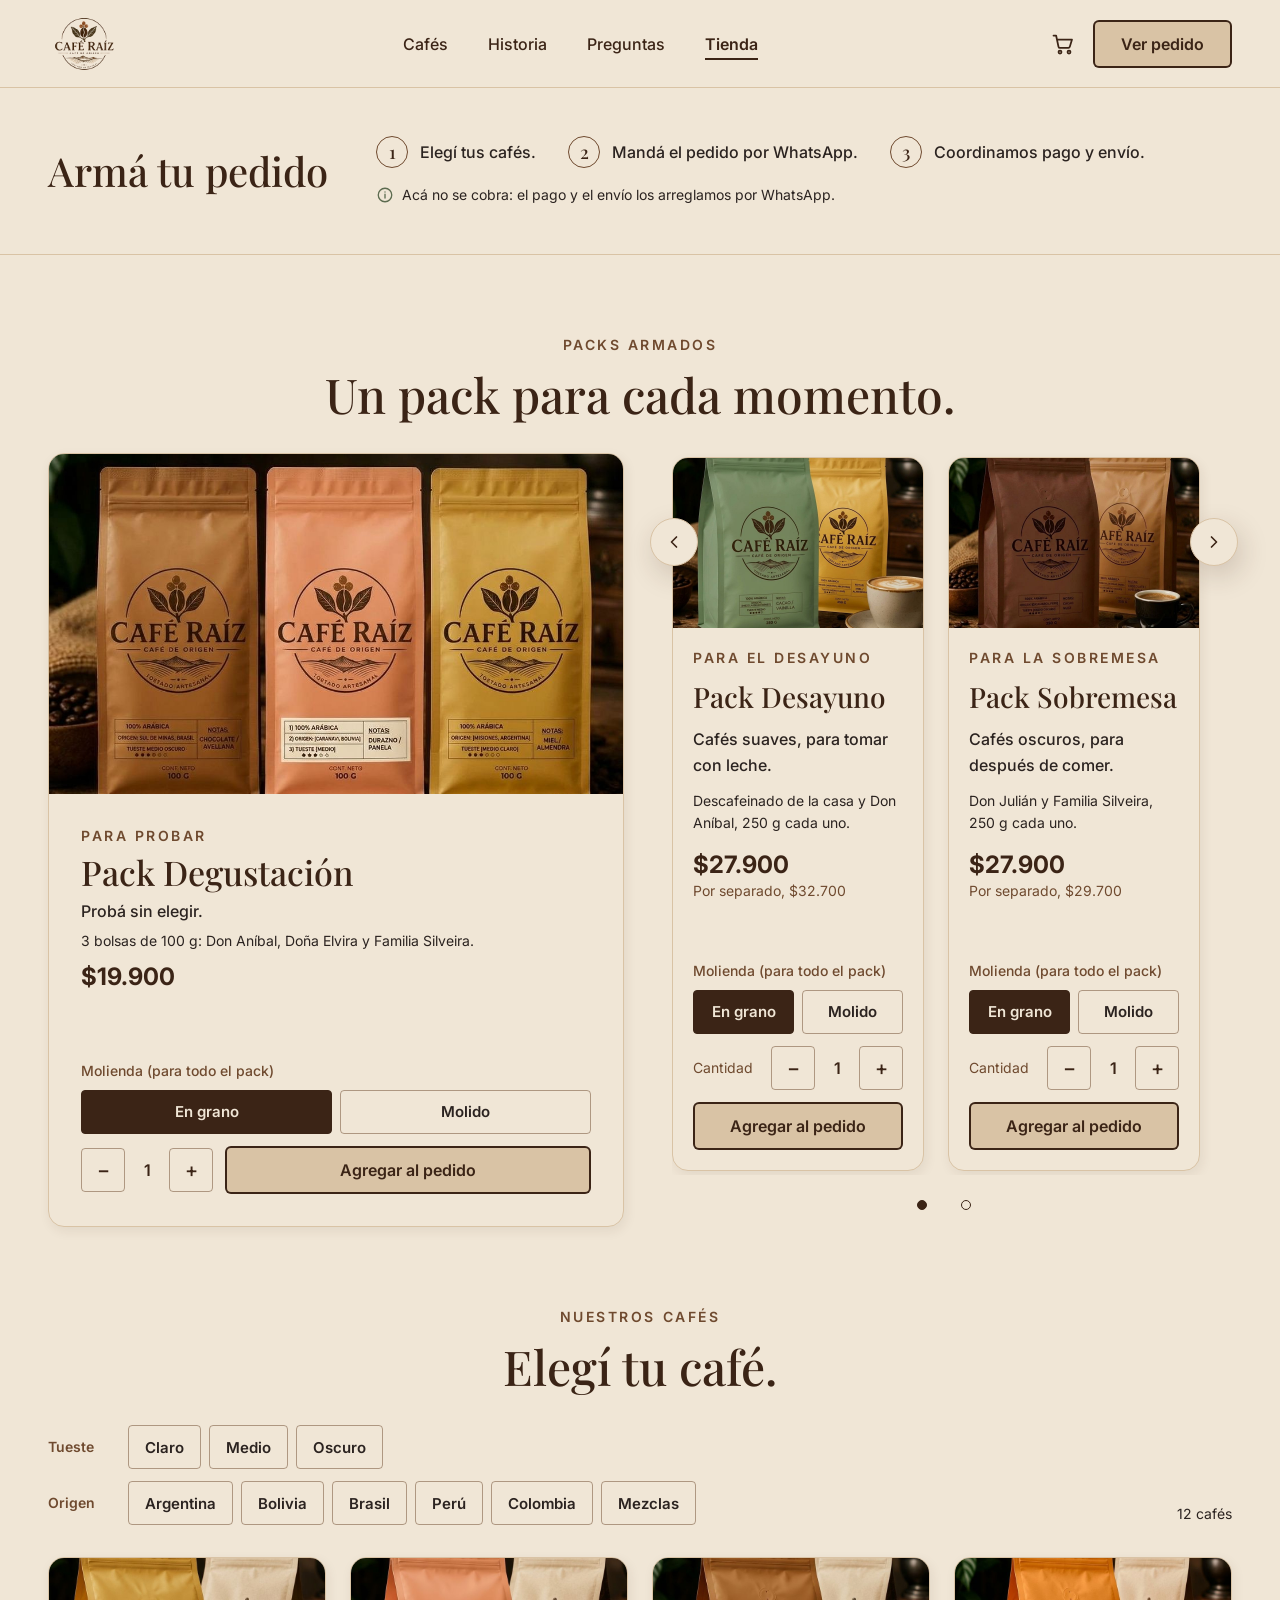
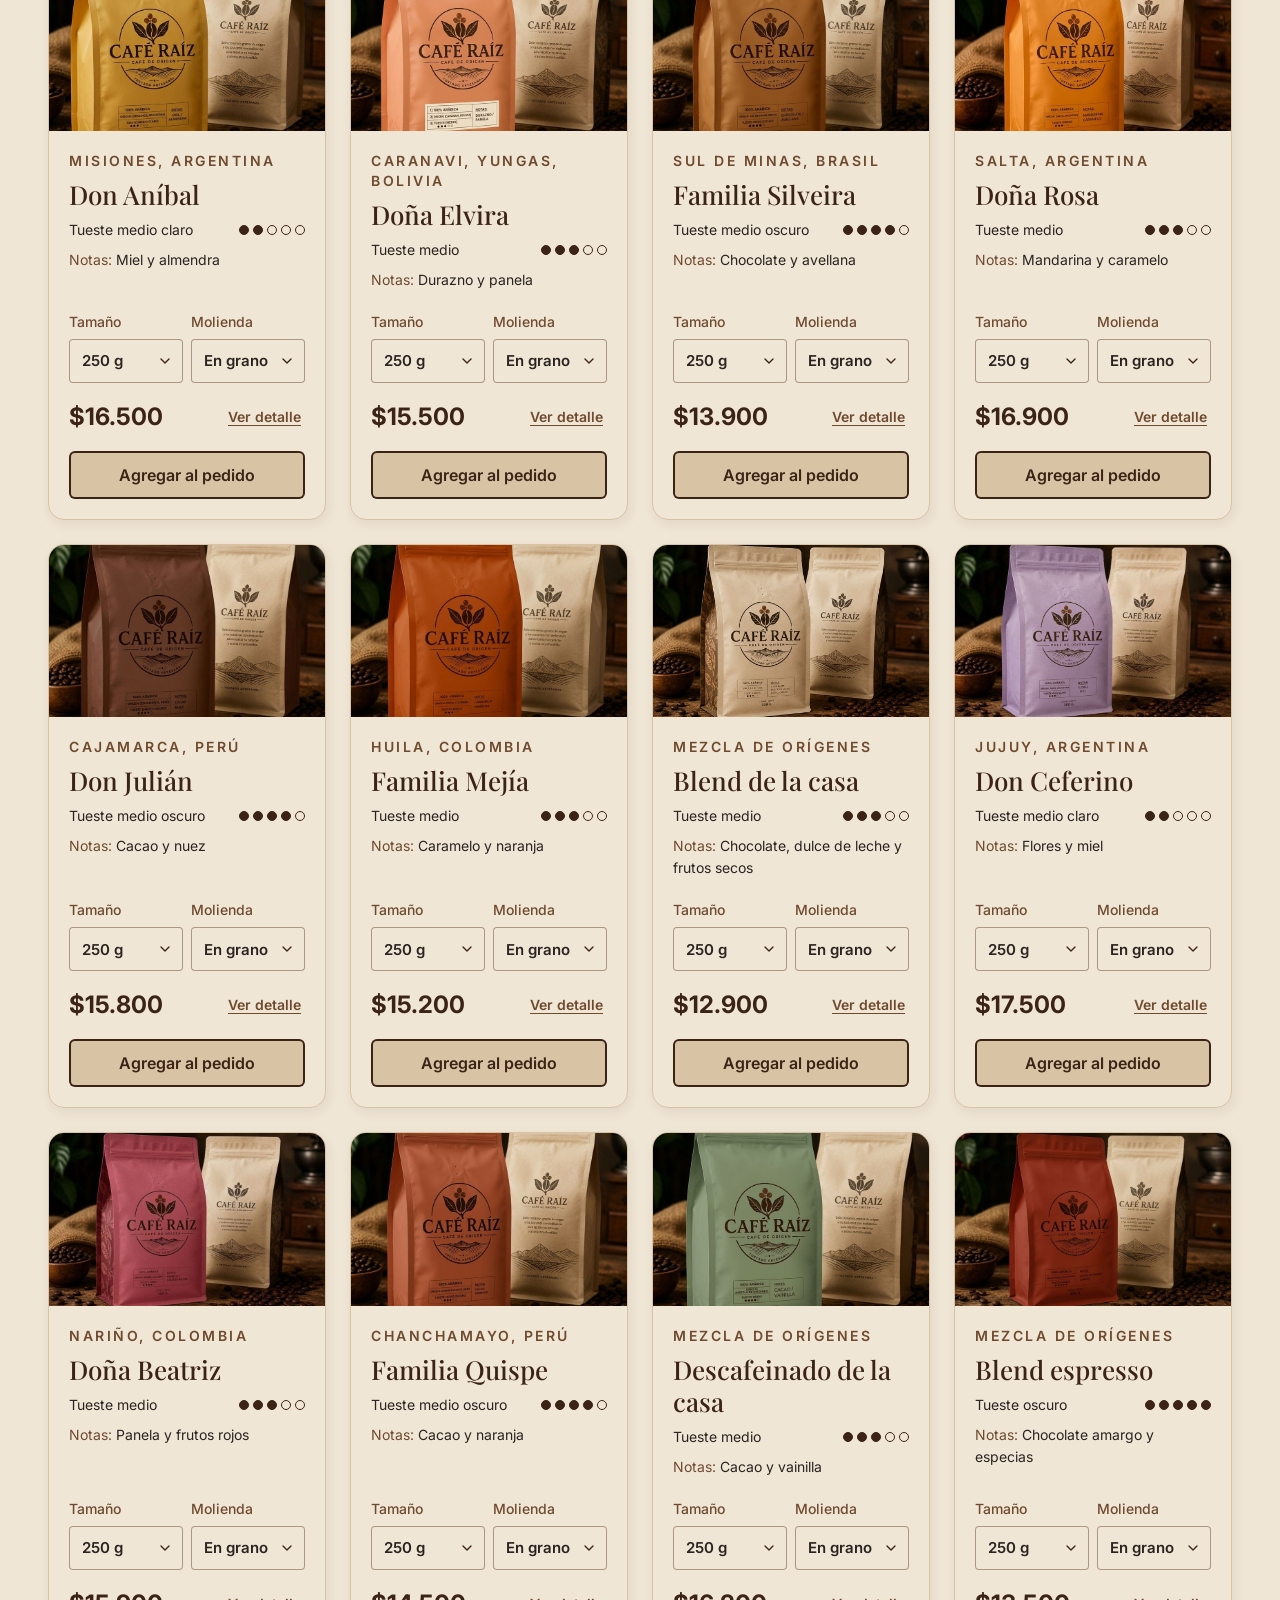
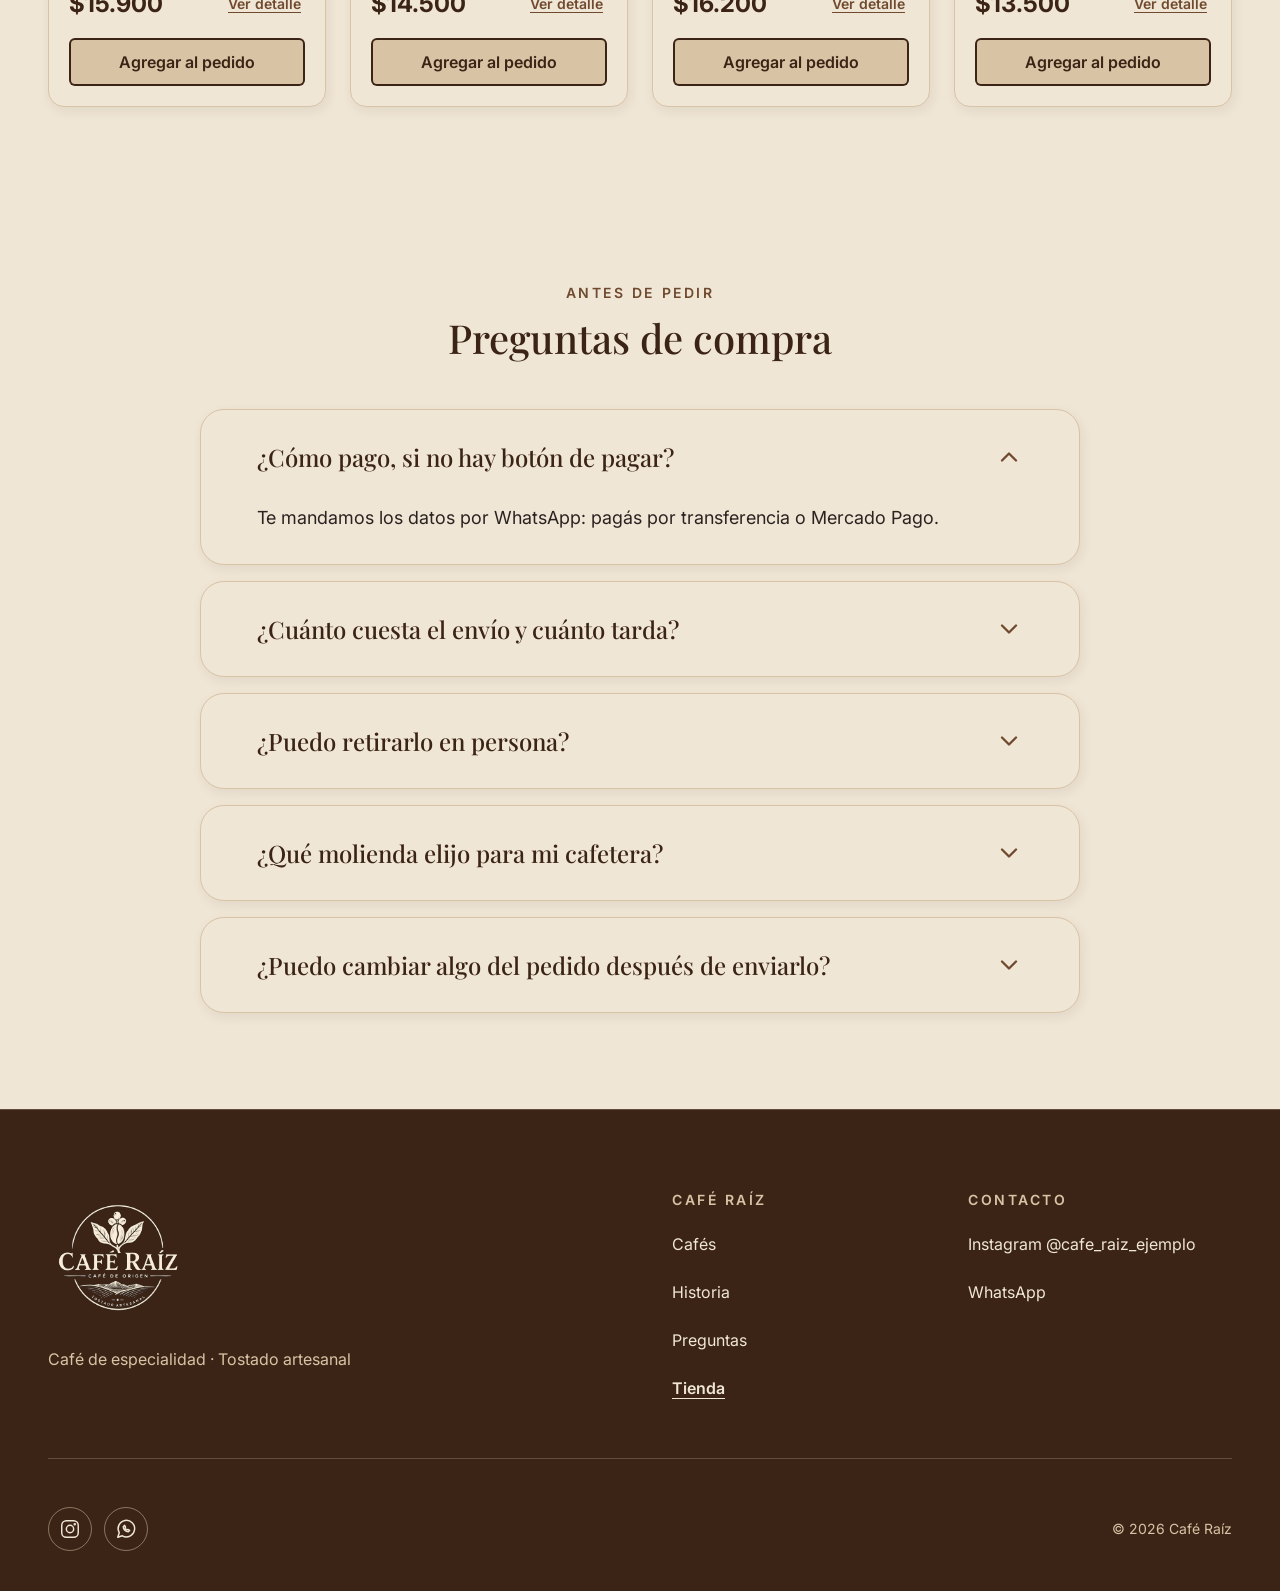
<file: cafe-raiz/tienda.html>
<!doctype html>
<html lang="es">
<head>
<meta charset="utf-8">
<meta name="viewport" content="width=device-width, initial-scale=1">
<title>Tienda | Café Raíz</title>
<meta name="description" content="Armá tu pedido de café de especialidad: elegí tus cafés y mandalo por WhatsApp. El pago y el envío se coordinan por chat.">
<meta name="theme-color" content="#F0E6D6">
<link rel="canonical" href="https://cafe-raiz-especialidad.vercel.app/tienda.html">
<meta property="og:type" content="website">
<meta property="og:locale" content="es_AR">
<meta property="og:site_name" content="Café Raíz">
<meta property="og:title" content="Tienda | Café Raíz">
<meta property="og:description" content="Armá tu pedido de café de especialidad y mandalo por WhatsApp. El pago y el envío se coordinan por chat.">
<meta property="og:url" content="https://cafe-raiz-especialidad.vercel.app/tienda.html">
<meta property="og:image" content="https://cafe-raiz-especialidad.vercel.app/img/og-cafe-raiz.jpg">
<meta property="og:image:width" content="1200">
<meta property="og:image:height" content="630">
<meta property="og:image:alt" content="Taza de café humeante con el logo de Café Raíz, granos tostados y una bolsa de fondo">
<meta name="twitter:card" content="summary_large_image">
<link rel="icon" href="favicon.ico" sizes="any">
<link rel="apple-touch-icon" href="img/apple-touch-icon.png">
<link rel="preconnect" href="https://fonts.googleapis.com">
<link rel="preconnect" href="https://fonts.gstatic.com" crossorigin>
<link rel="stylesheet" href="https://fonts.googleapis.com/css2?family=Playfair+Display:wght@500&family=Inter:wght@400;500;600;700&display=swap" media="print" onload="this.media='all'">
<noscript><link rel="stylesheet" href="https://fonts.googleapis.com/css2?family=Playfair+Display:wght@500&family=Inter:wght@400;500;600;700&display=swap"></noscript>
<link rel="stylesheet" href="styles.css">
<link rel="stylesheet" href="tienda.css">
<script>document.documentElement.classList.add("js");</script>
<script src="tienda.js" defer></script>
</head>
<body>

<!-- Íconos reutilizados -->
<svg width="0" height="0" style="position:absolute" aria-hidden="true">
  <symbol id="i-wa" viewBox="0 0 24 24" fill="none" stroke="currentColor" stroke-width="1.6" stroke-linecap="round" stroke-linejoin="round"><path d="M3 21l1.65-4.9A9 9 0 1 1 8 19.4L3 21z"/><path d="M9 9.5c0 3 2.5 5.5 5.5 5.5l1.5-1.5-2-1-1 .5c-.9-.4-1.6-1.1-2-2l.5-1-1-2L9 9.5z"/></symbol>
  <symbol id="i-ig" viewBox="0 0 24 24" fill="none" stroke="currentColor" stroke-width="1.6" stroke-linecap="round" stroke-linejoin="round"><rect x="3" y="3" width="18" height="18" rx="5"/><circle cx="12" cy="12" r="4"/><circle cx="17.2" cy="6.8" r="0.6" fill="currentColor"/></symbol>
  <symbol id="i-chev" viewBox="0 0 24 24" fill="none" stroke="currentColor" stroke-width="2" stroke-linecap="round" stroke-linejoin="round"><path d="M6 9l6 6 6-6"/></symbol>
  <symbol id="i-cart" viewBox="0 0 24 24" fill="none" stroke="currentColor" stroke-width="1.75" stroke-linecap="round" stroke-linejoin="round"><circle cx="9" cy="20" r="1.5"/><circle cx="18" cy="20" r="1.5"/><path d="M2.5 3.5h2.6l2.4 11.2a1.5 1.5 0 0 0 1.5 1.2h8.3a1.5 1.5 0 0 0 1.5-1.1L21 7.5H6.2"/></symbol>
  <symbol id="i-close" viewBox="0 0 24 24" fill="none" stroke="currentColor" stroke-width="2" stroke-linecap="round"><path d="M6 6l12 12M18 6L6 18"/></symbol>
  <symbol id="i-tick" viewBox="0 0 24 24" fill="none" stroke="currentColor" stroke-width="2.25" stroke-linecap="round" stroke-linejoin="round"><path d="M5 12.5l4.5 4.5L19 7.5"/></symbol>
  <symbol id="i-truck" viewBox="0 0 24 24" fill="none" stroke="currentColor" stroke-width="1.75" stroke-linecap="round" stroke-linejoin="round"><path d="M3 6h11v10H3z"/><path d="M14 10h4l3 3v3h-7"/><circle cx="7" cy="17.5" r="1.5"/><circle cx="17" cy="17.5" r="1.5"/></symbol>
  <symbol id="i-info" viewBox="0 0 24 24" fill="none" stroke="currentColor" stroke-width="1.75" stroke-linecap="round" stroke-linejoin="round"><circle cx="12" cy="12" r="9"/><path d="M12 11v5M12 8h.01"/></symbol>
</svg>

<a class="skip" href="#contenido">Ir al contenido</a>

<!-- ENCABEZADO -->
<header class="site-header">
  <a class="brand" href="index.html" aria-label="Café Raíz, volver al inicio"><img src="img/logo.jpg" width="72" height="72" alt="Café Raíz, café de origen, tostado artesanal"></a>
  <nav class="nav" id="menu" aria-label="Principal">
    <a href="#cafes">Cafés</a>
    <a href="index.html#historia">Historia</a>
    <a href="#preguntas">Preguntas</a>
    <a href="tienda.html" aria-current="page">Tienda</a>
  </nav>
  <div class="header-actions">
    <button class="cart-btn" type="button" data-open-cart aria-label="Ver pedido, sin productos">
      <svg width="24" height="24" aria-hidden="true"><use href="#i-cart"/></svg>
      <span class="cart-count" id="cart-count" aria-hidden="true" hidden>0</span>
    </button>
    <button class="gbtn hide-m" type="button" data-open-cart><span class="gin">Ver pedido</span></button>
    <button class="menu-btn" type="button" aria-label="Abrir menú" aria-expanded="false" aria-controls="menu">
      <svg class="ico-open" width="24" height="24" viewBox="0 0 24 24" fill="none" stroke="currentColor" stroke-width="2" stroke-linecap="round" aria-hidden="true"><path d="M4 7h16M4 12h16M4 17h16"/></svg>
      <svg class="ico-close" width="24" height="24" viewBox="0 0 24 24" fill="none" stroke="currentColor" stroke-width="2" stroke-linecap="round" aria-hidden="true"><path d="M6 6l12 12M18 6L6 18"/></svg>
    </button>
  </div>
</header>

<main id="contenido">

<!-- 1. ENTRADA -->
<section class="entrada" aria-labelledby="entrada-t">
  <h1 id="entrada-t" class="t">Armá tu pedido</h1>
  <div class="entrada-body">
    <ol class="pasos">
      <li><span class="paso-n" aria-hidden="true">1</span><span>Elegí tus cafés.</span></li>
      <li><span class="paso-n" aria-hidden="true">2</span><span>Mandá el pedido por WhatsApp.</span></li>
      <li><span class="paso-n" aria-hidden="true">3</span><span>Coordinamos pago y envío.</span></li>
    </ol>
    <p class="nota"><svg width="18" height="18" aria-hidden="true"><use href="#i-info"/></svg><span>Acá no se cobra: el pago y el envío los arreglamos por WhatsApp.</span></p>
  </div>
</section>

<!-- 2. PACKS -->
<section id="packs" class="cafes packs" aria-labelledby="packs-t">
  <div class="sec-head">
    <p class="eb">Packs armados</p>
    <h2 id="packs-t" class="t">Un pack para cada momento.</h2>
  </div>
  <div class="packs-wrap" id="packs-wrap"></div>
</section>

<!-- 3. CAFÉS -->
<section id="cafes" class="cafes" aria-labelledby="cafes-t">
  <div class="sec-head">
    <p class="eb">Nuestros cafés</p>
    <h2 id="cafes-t" class="t">Elegí tu café.</h2>
  </div>

  <div class="filtros">
    <div class="filtros-grupos">
      <div class="fgrupo" role="group" aria-label="Tueste">
        <span class="lab flab">Tueste</span>
        <div class="chips">
          <button class="chip" type="button" aria-pressed="false" data-grupo="tueste" data-val="Claro">Claro</button>
          <button class="chip" type="button" aria-pressed="false" data-grupo="tueste" data-val="Medio">Medio</button>
          <button class="chip" type="button" aria-pressed="false" data-grupo="tueste" data-val="Oscuro">Oscuro</button>
        </div>
      </div>
      <div class="fgrupo" role="group" aria-label="Origen">
        <span class="lab flab">Origen</span>
        <div class="chips">
          <button class="chip" type="button" aria-pressed="false" data-grupo="origen" data-val="Argentina">Argentina</button>
          <button class="chip" type="button" aria-pressed="false" data-grupo="origen" data-val="Bolivia">Bolivia</button>
          <button class="chip" type="button" aria-pressed="false" data-grupo="origen" data-val="Brasil">Brasil</button>
          <button class="chip" type="button" aria-pressed="false" data-grupo="origen" data-val="Perú">Perú</button>
          <button class="chip" type="button" aria-pressed="false" data-grupo="origen" data-val="Colombia">Colombia</button>
          <button class="chip" type="button" aria-pressed="false" data-grupo="origen" data-val="Mezclas">Mezclas</button>
        </div>
      </div>
    </div>
    <div class="filtros-estado">
      <p id="conteo" class="conteo" aria-live="polite"></p>
      <button id="limpiar" class="link-btn" type="button" hidden>Limpiar filtros</button>
    </div>
  </div>

  <div id="vacio" class="vacio" role="status" hidden>
    <p class="vacio-t">No hay cafés con esos filtros</p>
    <p>Probá con otro tueste u otro origen, o mirá todos.</p>
    <button class="gbtn" type="button" data-limpiar><span class="gin">Limpiar filtros</span></button>
  </div>

  <ul class="tgrid" id="grid"></ul>
  <noscript><p class="nota">Para armar el pedido necesitás tener JavaScript activado. Si no, escribinos por <a href="https://wa.me/5490000000000?text=Hola%2C%20quiero%20hacer%20un%20pedido%20en%20Caf%C3%A9%20Ra%C3%ADz.">WhatsApp</a>.</p></noscript>
</section>

<!-- 4. PREGUNTAS DE COMPRA -->
<section id="preguntas" class="preguntas" aria-labelledby="preguntas-t">
  <div class="sec-head">
    <p class="eb">Antes de pedir</p>
    <h2 id="preguntas-t" class="t">Preguntas de compra</h2>
  </div>
  <div class="faq">
    <details open>
      <summary>¿Cómo pago, si no hay botón de pagar?<svg width="28" height="28" aria-hidden="true"><use href="#i-chev"/></svg></summary>
      <p class="ans">Te mandamos los datos por WhatsApp: pagás por transferencia o Mercado Pago.</p>
    </details>
    <details>
      <summary>¿Cuánto cuesta el envío y cuánto tarda?<svg width="28" height="28" aria-hidden="true"><use href="#i-chev"/></svg></summary>
      <!-- Los plazos (1 o 2 días hábiles de despacho, 2 a 5 de entrega) son de ejemplo: reemplazar por los reales. -->
      <p class="ans">Enviamos a todo el país. El costo depende de la localidad y te lo confirmamos por WhatsApp. Es gratis desde $45.000. Lo despachamos en 1 o 2 días hábiles y, según la localidad, llega entre 2 y 5 días hábiles después.</p>
    </details>
    <details>
      <summary>¿Puedo retirarlo en persona?<svg width="28" height="28" aria-hidden="true"><use href="#i-chev"/></svg></summary>
      <p class="ans">Sí, los sábados de 10 a 18 h en la feria de Plaza Armenia, Palermo.</p>
    </details>
    <details>
      <summary>¿Qué molienda elijo para mi cafetera?<svg width="28" height="28" aria-hidden="true"><use href="#i-chev"/></svg></summary>
      <p class="ans">En grano si tenés molinillo. Si no, elegí molido y contanos tu cafetera en el comentario.</p>
    </details>
    <details>
      <summary>¿Puedo cambiar algo del pedido después de enviarlo?<svg width="28" height="28" aria-hidden="true"><use href="#i-chev"/></svg></summary>
      <p class="ans">Sí, mientras no lo hayamos despachado. Escribinos por el mismo chat.</p>
    </details>
  </div>
</section>

</main>

<!-- PIE -->
<footer class="site-footer">
  <div class="foot-top">
    <div class="foot-brand">
      <img src="img/logo-negativo.jpg" width="140" height="140" alt="Café Raíz, café de origen, tostado artesanal" loading="lazy">
      <p>Café de especialidad · Tostado artesanal</p>
    </div>
    <div class="foot-links">
      <nav class="fl" aria-label="Pie">
        <p class="fh">Café Raíz</p>
        <a href="#cafes">Cafés</a>
        <a href="index.html#historia">Historia</a>
        <a href="#preguntas">Preguntas</a>
        <a href="tienda.html" aria-current="page">Tienda</a>
      </nav>
      <div class="fl">
        <p class="fh">Contacto</p>
        <a href="https://instagram.com/cafe_raiz_ejemplo">Instagram @cafe_raiz_ejemplo</a>
        <a href="https://wa.me/5490000000000?text=Hola%2C%20quiero%20consultar%20por%20un%20caf%C3%A9%20de%20Caf%C3%A9%20Ra%C3%ADz.">WhatsApp</a>
      </div>
    </div>
  </div>
  <hr class="rule-d">
  <div class="foot-bottom">
    <div class="socs">
      <a class="soc" href="https://instagram.com/cafe_raiz_ejemplo" aria-label="Instagram de Café Raíz"><svg width="22" height="22" aria-hidden="true"><use href="#i-ig"/></svg></a>
      <a class="soc" href="https://wa.me/5490000000000?text=Hola%2C%20quiero%20consultar%20por%20un%20caf%C3%A9%20de%20Caf%C3%A9%20Ra%C3%ADz." aria-label="WhatsApp de Café Raíz"><svg width="22" height="22" aria-hidden="true"><use href="#i-wa"/></svg></a>
    </div>
    <p>© 2026 Café Raíz</p>
  </div>
</footer>

<!-- VENTANA DE DETALLE (se cierra con Esc, con la X o tocando afuera) -->
<dialog id="detalle" class="modal" aria-labelledby="d-titulo">
  <div class="detalle">
    <img id="d-img" class="detalle-img" src="img/packaging.jpg" alt="">
    <div class="detalle-body">
      <button class="x-btn" type="button" data-cerrar aria-label="Cerrar detalle"><svg width="22" height="22" aria-hidden="true"><use href="#i-close"/></svg></button>
      <p class="eb" id="d-origen"></p>
      <h2 class="t detalle-t" id="d-titulo"></h2>
      <dl class="ficha">
        <div id="d-prod-row"><dt>Productor</dt><dd id="d-prod"></dd></div>
        <div><dt>Tueste</dt><dd class="tueste-dd"><span id="d-tueste"></span><span class="dots" id="d-dots" role="img"></span></dd></div>
        <div><dt>Notas</dt><dd id="d-notas"></dd></div>
      </dl>
      <div class="detalle-compra">
        <div class="selects">
          <div class="campo"><label for="d-size">Tamaño</label><div class="sel"><select id="d-size"><option value="250">250 g</option><option value="500">500 g</option></select><svg width="16" height="16" aria-hidden="true"><use href="#i-chev"/></svg></div></div>
          <div class="campo"><label for="d-mol">Molienda</label><div class="sel"><select id="d-mol"><option value="grano">En grano</option><option value="molido">Molido</option></select><svg width="16" height="16" aria-hidden="true"><use href="#i-chev"/></svg></div></div>
        </div>
        <button class="link-btn ayuda-btn" type="button" id="d-ayuda-btn" aria-expanded="false" aria-controls="d-ayuda">¿Qué molienda elijo para mi cafetera?<svg width="14" height="14" aria-hidden="true"><use href="#i-chev"/></svg></button>
        <p class="ayuda" id="d-ayuda" hidden>En grano si tenés molinillo. Si no, elegí molido y contanos tu cafetera en el comentario del pedido.</p>
        <div class="detalle-fila">
          <span class="precio-g" id="d-precio" aria-live="polite"></span>
          <button class="gbtn block" type="button" id="d-add"><span class="gin">Agregar al pedido</span></button>
        </div>
      </div>
    </div>
  </div>
</dialog>

<!-- PEDIDO (panel lateral) -->
<dialog id="carrito" class="modal panel" aria-labelledby="c-titulo">
  <div class="cpanel">
    <div class="cpanel-head">
      <div>
        <h2 class="t" id="c-titulo">Tu pedido</h2>
        <p class="lab" id="c-conteo" aria-live="polite"></p>
      </div>
      <button class="x-btn static" type="button" data-cerrar aria-label="Cerrar pedido"><svg width="22" height="22" aria-hidden="true"><use href="#i-close"/></svg></button>
    </div>

    <div class="cvacio" id="c-vacio" hidden>
      <svg width="48" height="48" aria-hidden="true"><use href="#i-cart"/></svg>
      <p class="cvacio-t">Tu pedido está vacío</p>
      <p>Elegí un café o un pack y aparece acá.</p>
      <button class="gbtn" type="button" data-cerrar><span class="gin">Volver a elegir cafés</span></button>
    </div>

    <div class="clleno" id="c-lleno" hidden>
      <div class="cscroll">
        <ul class="citems" id="c-items"></ul>

        <div class="datos">
          <h3 class="datos-t">Tus datos</h3>
          <div class="campo">
            <label for="c-nombre">Tu nombre</label>
            <input id="c-nombre" type="text" autocomplete="given-name" aria-describedby="c-falta">
          </div>
          <fieldset class="entrega">
            <legend>Entrega</legend>
            <label class="opcion">
              <input type="radio" name="entrega" value="envio" checked>
              <span class="radio" aria-hidden="true"></span>
              <span class="opcion-t">Envío a domicilio</span>
              <span class="opcion-s">A todo el país. El costo te lo confirmamos por WhatsApp.</span>
            </label>
            <div class="campo ciudad" id="c-ciudad-wrap">
              <label for="c-ciudad">Ciudad</label>
              <input id="c-ciudad" type="text" autocomplete="address-level2">
            </div>
            <label class="opcion">
              <input type="radio" name="entrega" value="retiro">
              <span class="radio" aria-hidden="true"></span>
              <span class="opcion-t">Retiro en la feria</span>
              <span class="opcion-s">Plaza Armenia, Palermo. Sábados de 10 a 18 h.</span>
            </label>
          </fieldset>
          <div class="campo">
            <label for="c-com">Comentario <span>(opcional)</span></label>
            <textarea id="c-com" rows="2" placeholder="Por ejemplo, tu cafetera o cómo lo querés molido"></textarea>
          </div>
        </div>

        <div class="preview">
          <button class="link-btn ayuda-btn" type="button" id="c-prev-btn" aria-expanded="false" aria-controls="c-msg">Ver cómo llega tu mensaje<svg width="14" height="14" aria-hidden="true"><use href="#i-chev"/></svg></button>
          <div class="burbuja" id="c-msg" hidden></div>
        </div>
      </div>

      <div class="cfoot">
        <p class="cnota" aria-live="polite"><svg width="18" height="18" aria-hidden="true"><use href="#i-truck"/></svg><span><strong id="c-envio-t"></strong> <span id="c-envio-s"></span></span></p>
        <div class="ctotal"><span>Total</span><span class="precio-g" id="c-total" aria-live="polite"></span></div>
        <p class="cnota cnota-pago"><svg width="18" height="18" aria-hidden="true"><use href="#i-info"/></svg><span>No cobramos acá: el pago y el envío se coordinan por WhatsApp.</span></p>
        <button class="gbtn block lg-btn" type="button" id="c-enviar"><span class="gin"><svg width="22" height="22" aria-hidden="true"><use href="#i-wa"/></svg>Enviar pedido por WhatsApp</span></button>
        <p class="falta" id="c-falta">Escribí tu nombre para poder enviarlo.</p>
        <p class="falta" id="c-enviado" role="status" hidden>Se abrió WhatsApp con el mensaje listo. Si no, revisá que tu navegador no haya bloqueado la ventana.</p>
      </div>
    </div>
  </div>
</dialog>

</body>
</html>
</file>
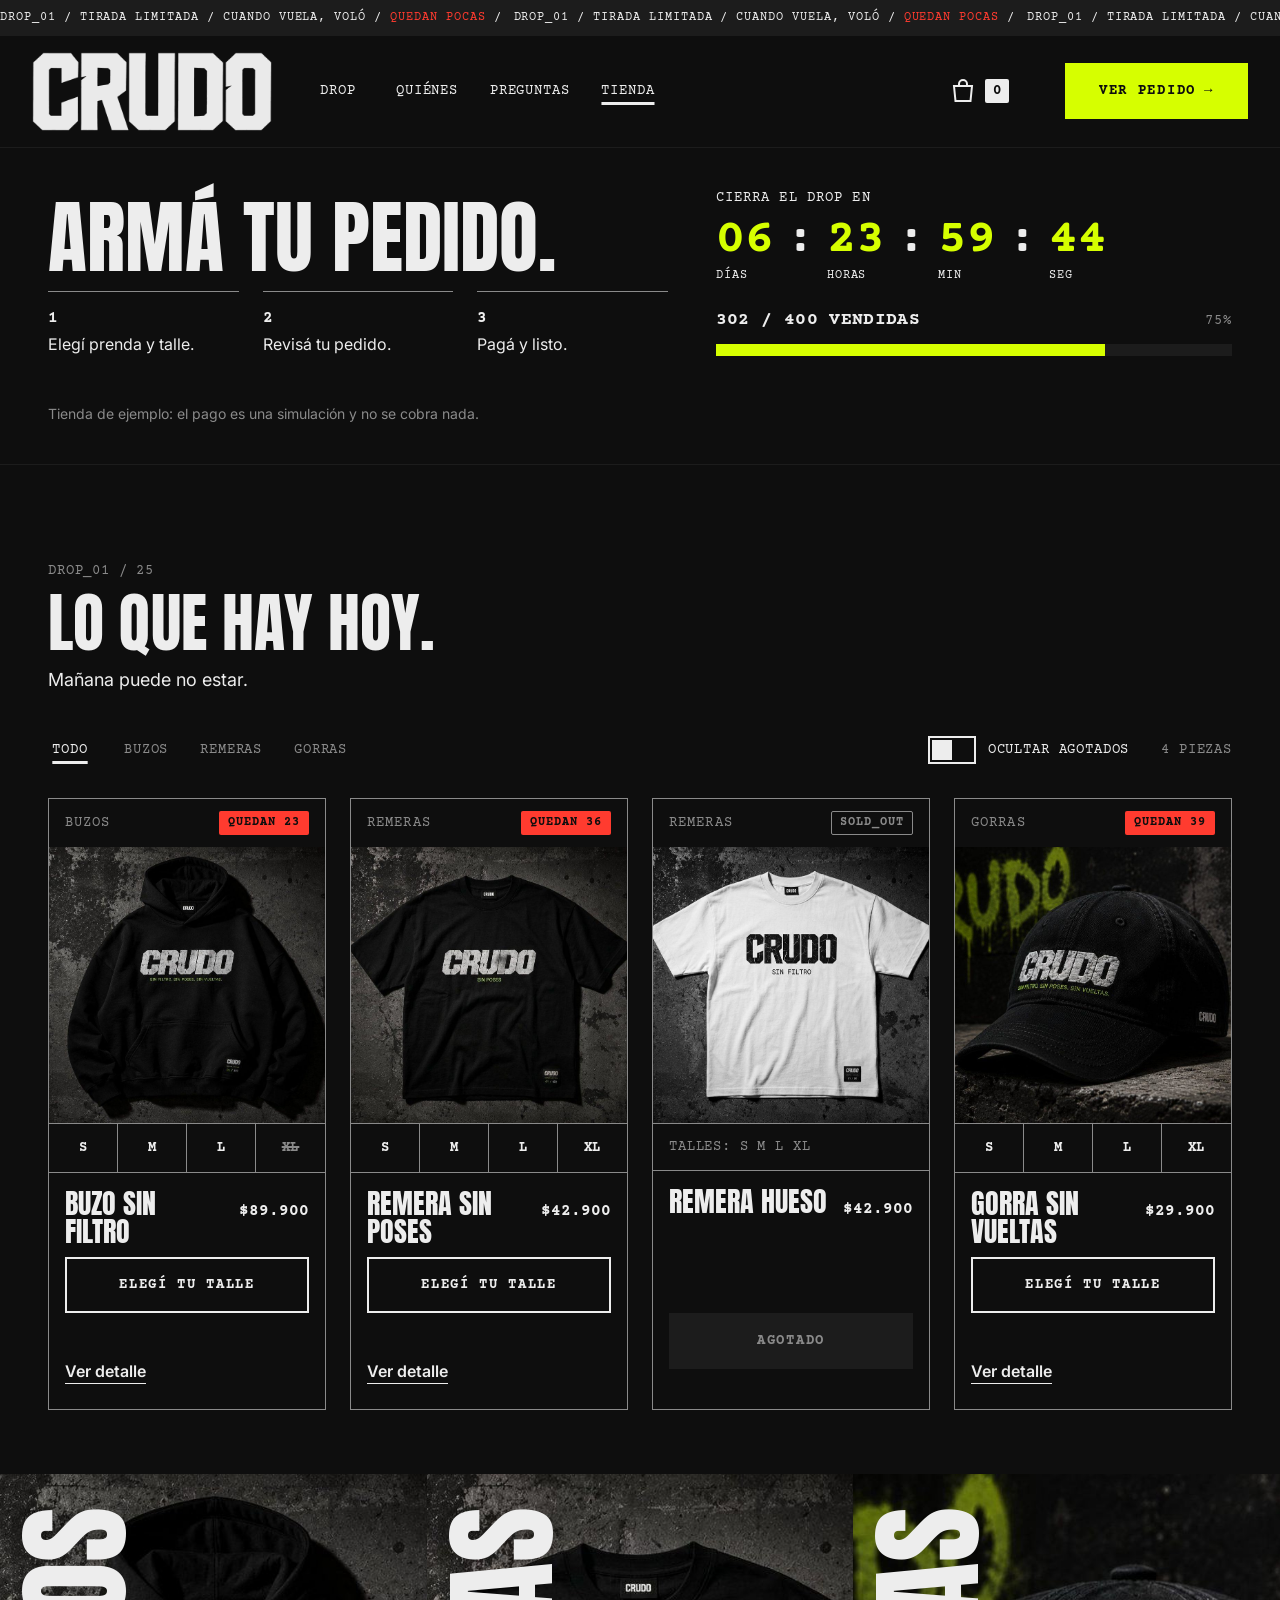
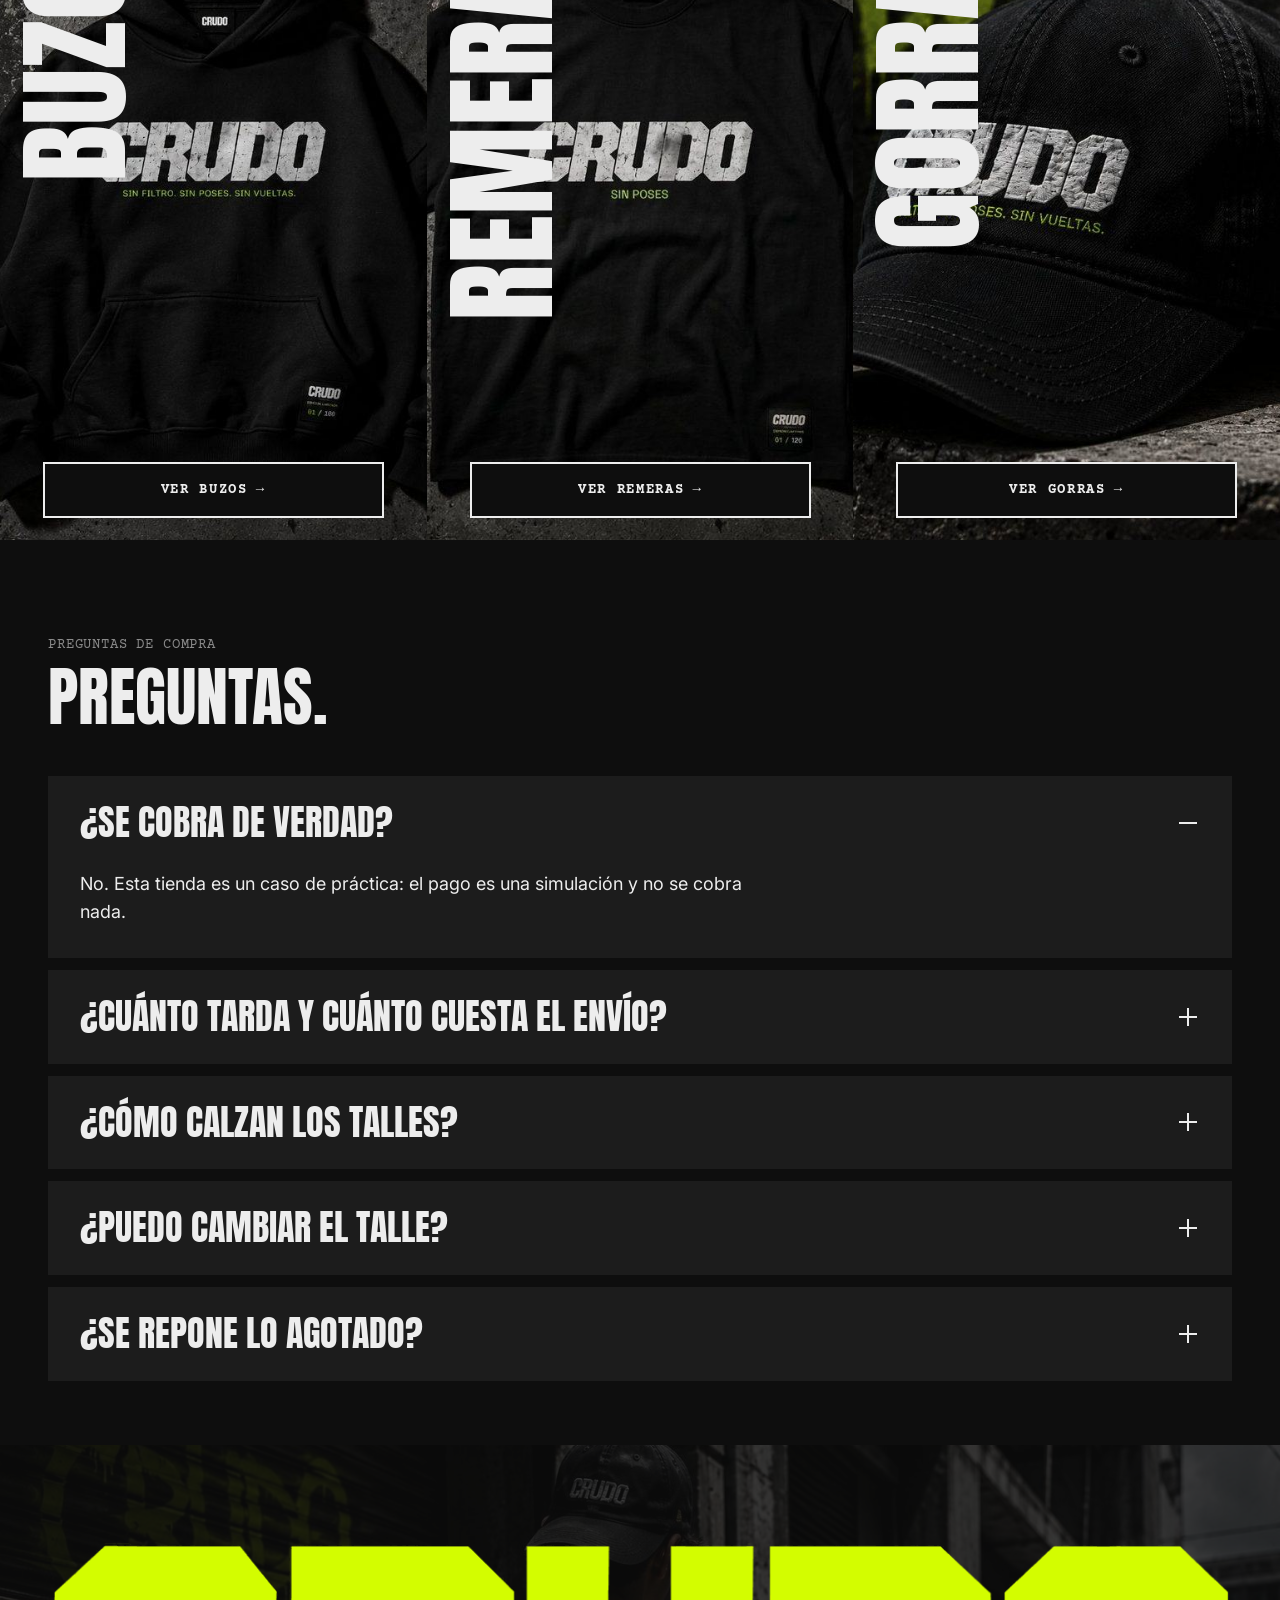
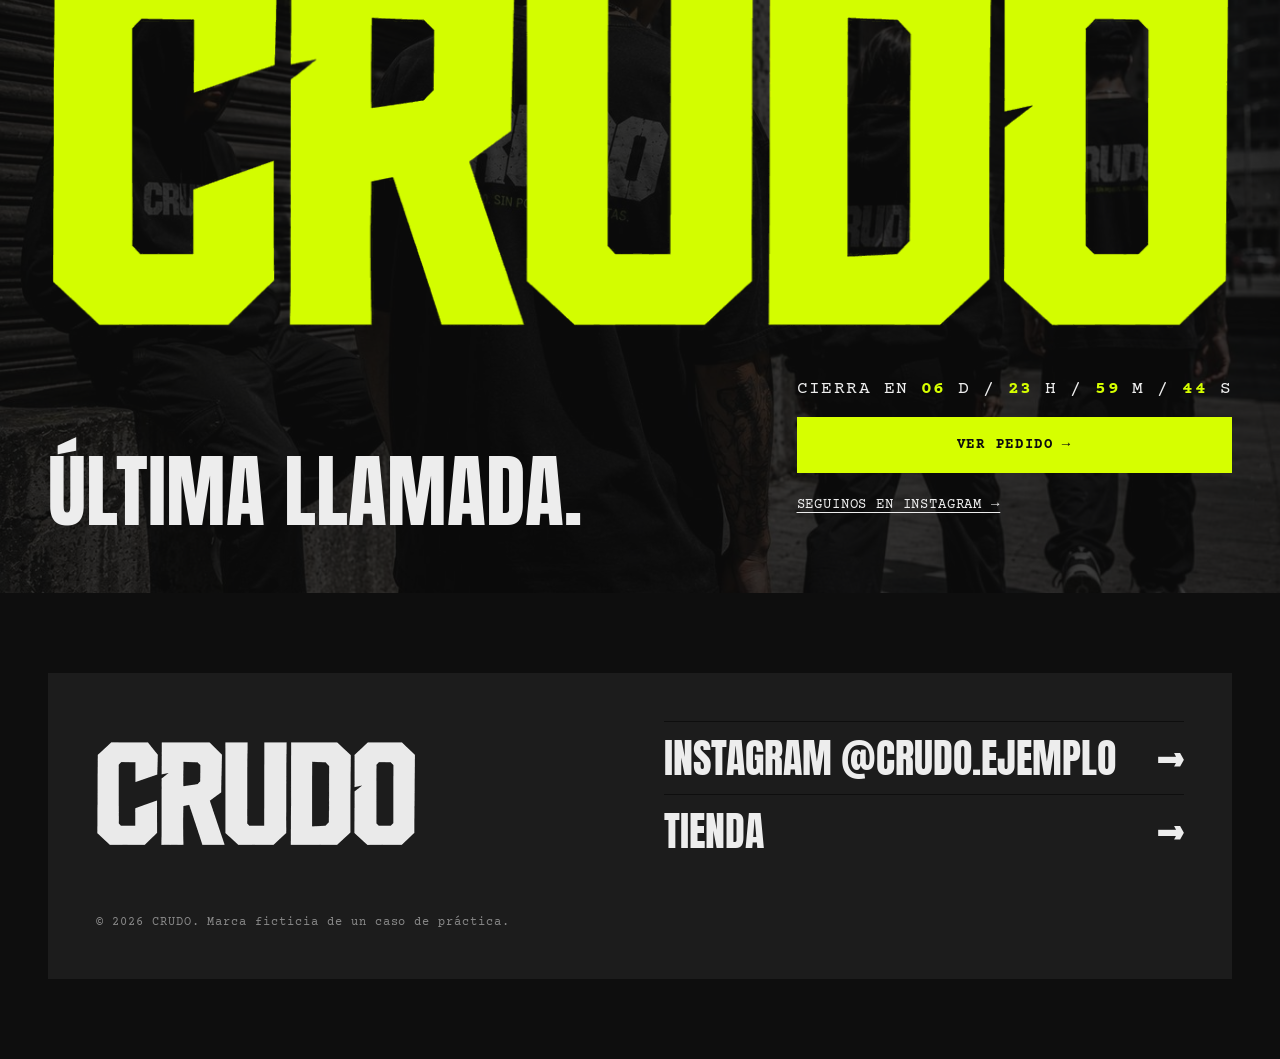
<file: caso-crudo/tienda.html>
<!doctype html>
<html lang="es">
<head>
<meta charset="utf-8">
<meta name="viewport" content="width=device-width,initial-scale=1">
<title>CRUDO — Tienda. Armá tu pedido.</title>
<meta name="description" content="Tienda de CRUDO. Elegí prenda y talle, armá tu pedido y pagá. Tirada limitada.">
<meta name="theme-color" content="#0E0E0E">
<link rel="icon" href="favicon.ico" sizes="48x48">
<link rel="icon" type="image/png" sizes="32x32" href="favicon-32.png">
<link rel="apple-touch-icon" href="apple-touch-icon.png">
<meta property="og:type" content="website">
<meta property="og:locale" content="es_AR">
<meta property="og:title" content="CRUDO — Tienda. Armá tu pedido.">
<meta property="og:description" content="Tienda de CRUDO. Elegí prenda y talle, armá tu pedido y pagá. Tirada limitada.">
<link rel="preconnect" href="https://fonts.googleapis.com">
<link rel="preconnect" href="https://fonts.gstatic.com" crossorigin>
<link href="https://fonts.googleapis.com/css2?family=Anton&family=Courier+Prime:wght@400;700&family=Inter:wght@400;600&display=swap" rel="stylesheet">
<script>document.documentElement.className+=' js'</script>
<style>
:root{
  --negro:#0E0E0E;--asfalto:#1C1C1C;--hueso:#EDEDED;--volt:#D6FF00;--gris-humo:#8A8A8A;--rojo-alerta:#FF3B2F;
  --font-display:'Anton','Archivo Black',Impact,sans-serif;
  --font-sans:'Inter',Helvetica,Arial,sans-serif;
  --font-mono:'Courier Prime','Courier New',Courier,monospace;
  --pad-x:16px;--pad-y:80px;--header-h:0px;
}
*,*::before,*::after{box-sizing:border-box}
html{scroll-behavior:smooth;background:var(--negro)}
body{margin:0;background:var(--negro);color:var(--hueso);font-family:var(--font-sans);font-size:16px;line-height:24px;-webkit-font-smoothing:antialiased}
img{display:block;max-width:100%;height:auto}
a{color:inherit}
h1,h2,h3,p{margin:0}
button{font:inherit;color:inherit}
:focus-visible{outline:3px solid var(--hueso);outline-offset:3px}
.skip{position:absolute;left:8px;top:-60px;z-index:100;background:var(--volt);color:var(--negro);padding:12px 16px;font-family:var(--font-mono);font-weight:700;text-transform:uppercase;text-decoration:none}
.skip:focus{top:8px}

/* ---------- botones (igual que la landing) ---------- */
.btn{display:inline-flex;align-items:center;justify-content:center;gap:8px;min-height:56px;padding:0 32px;font-family:var(--font-mono);font-weight:700;font-size:14px;line-height:20px;letter-spacing:.12em;text-transform:uppercase;text-decoration:none;border:2px solid transparent;border-radius:0;cursor:pointer;transition:transform .12s ease,background-color .12s ease,color .12s ease;-webkit-tap-highlight-color:transparent}
.btn:active{transform:translateY(2px)}
.btn__arrow{display:inline-block;transition:transform .15s ease}
.btn:hover .btn__arrow{transform:translateX(6px)}
.btn--primary{background:var(--volt);color:var(--negro)}
.btn--block{display:flex;width:100%}

/* ---------- 1. ticker + encabezado ---------- */
.site-header{position:relative;z-index:30;background:var(--negro)}
.ticker{height:36px;overflow:hidden;background:var(--asfalto);display:flex;align-items:center}
.ticker__track{display:flex;flex:none;white-space:nowrap;font-family:var(--font-mono);font-size:12px;line-height:16px;letter-spacing:.08em;color:var(--hueso);animation:ticker 30s linear infinite}
.ticker__seg{padding-right:12px}
.ticker__seg b{font-weight:400;color:var(--rojo-alerta)}
@keyframes ticker{from{transform:translateX(0)}to{transform:translateX(-50%)}}

.bar{display:flex;flex-direction:column}
.bar__top{display:flex;align-items:flex-start;justify-content:space-between;padding-right:8px}
.logo{display:block;padding:20px var(--pad-x) 4px}
.logo img{width:280px}
.nav{display:flex;gap:24px;padding:0 var(--pad-x) 8px}
.nav a{display:flex;align-items:center;min-height:48px;min-width:44px;font-family:var(--font-mono);font-size:14px;line-height:20px;letter-spacing:.06em;text-transform:uppercase;text-decoration:none}
.nav a:hover{text-decoration:underline;text-underline-offset:6px}
.nav a[aria-current="page"]{text-decoration:underline;text-decoration-thickness:3px;text-underline-offset:8px}

/* carrito: ícono + contador */
.cart{display:inline-flex;align-items:center;gap:8px;min-width:48px;min-height:48px;margin-top:12px;padding:0 8px;background:transparent;border:0;border-radius:0;cursor:pointer;-webkit-tap-highlight-color:transparent}
.cart svg{flex:none;width:28px;height:28px;stroke:var(--hueso);fill:none;stroke-width:2;stroke-linejoin:miter;stroke-linecap:square}
.cart__n{display:inline-flex;align-items:center;justify-content:center;min-width:24px;height:24px;padding:0 6px;background:var(--hueso);color:var(--negro);font-family:var(--font-mono);font-weight:700;font-size:14px;line-height:20px;border-radius:2px;font-variant-numeric:tabular-nums}
.cart__n.jump{animation:jump .36s cubic-bezier(.3,1.6,.5,1)}
@keyframes jump{0%{transform:translateY(0)}40%{transform:translateY(-8px)}100%{transform:translateY(0)}}
.bar .btn--header{display:none}

/* barra de compra fija (celular) */
.buy-bar{position:fixed;left:0;right:0;bottom:0;z-index:40;padding:16px;background:var(--negro);border-top:1px solid var(--asfalto)}
.buy-bar .btn{justify-content:space-between;width:100%;padding:0 20px}
.buy-bar__tot{font-variant-numeric:tabular-nums}

/* ---------- 2. entrada corta ---------- */
.entry{border-bottom:1px solid var(--asfalto)}
.entry__in{max-width:1280px;margin:0 auto;padding:32px var(--pad-x);display:flex;flex-direction:column;gap:24px}
.entry__l{display:flex;flex-direction:column;gap:16px}
.entry h1{font-family:var(--font-display);font-weight:400;font-size:44px;line-height:.95;text-transform:uppercase;color:var(--hueso)}
.steps{list-style:none;margin:0;padding:0;display:grid;grid-template-columns:repeat(3,minmax(0,1fr));gap:12px}
.steps li{display:flex;flex-direction:column;gap:4px;padding-top:12px;border-top:1px solid var(--gris-humo);font-size:14px;line-height:20px}
.steps b{font-family:var(--font-mono);font-weight:700;font-size:14px;line-height:20px;letter-spacing:.08em;color:var(--hueso)}
.entry__r{display:flex;flex-direction:column;gap:20px}
.cd-wrap{display:flex;flex-direction:column;gap:8px}
.cd-label{font-family:var(--font-mono);font-size:14px;line-height:20px;letter-spacing:.08em;text-transform:uppercase}
.cd{display:flex;align-items:flex-start;gap:6px;font-family:var(--font-mono)}
.cd__u{display:flex;flex-direction:column;gap:4px}
.cd__n{font-weight:700;font-size:32px;line-height:1;color:var(--volt);font-variant-numeric:tabular-nums}
.cd__l{font-size:12px;line-height:16px;letter-spacing:.08em}
.cd__s{font-weight:700;font-size:32px;line-height:1}
.sold{display:flex;flex-direction:column;gap:12px}
.sold__row{display:flex;justify-content:space-between;align-items:baseline;font-family:var(--font-mono)}
.sold__big{font-weight:700;font-size:18px;line-height:24px;letter-spacing:.02em;font-variant-numeric:tabular-nums}
.sold__pct{font-size:14px;line-height:20px;letter-spacing:.08em;color:var(--gris-humo)}
.sold__track{height:12px;background:var(--asfalto)}
.sold__fill{height:100%;width:75.5%;background:var(--volt);transition:width .6s ease}
.entry__note{font-size:14px;line-height:20px;color:var(--gris-humo)}

/* ---------- 3. el drop ---------- */
.wrap{padding:56px var(--pad-x) 40px;max-width:1280px;margin:0 auto}
.kicker{font-family:var(--font-mono);font-size:14px;line-height:20px;letter-spacing:.06em;color:var(--gris-humo);text-transform:uppercase}
.h2{font-family:var(--font-display);font-weight:400;font-size:44px;line-height:.95;text-transform:uppercase;color:var(--hueso)}
.drop-head{display:flex;flex-direction:column;gap:12px;align-items:flex-start;margin-bottom:32px}
.drop-head p{font-size:18px;line-height:28px}

.filters{display:flex;flex-direction:column;gap:8px;margin-bottom:24px}
.tabs{display:flex;gap:20px;flex-wrap:wrap}
.tab{min-height:48px;min-width:44px;padding:0;background:none;border:0;border-radius:0;font-family:var(--font-mono);font-size:14px;line-height:20px;letter-spacing:.06em;text-transform:uppercase;color:var(--gris-humo);cursor:pointer;-webkit-tap-highlight-color:transparent}
.tab:hover{color:var(--hueso)}
.tab[aria-pressed="true"]{color:var(--hueso);text-decoration:underline;text-decoration-thickness:3px;text-underline-offset:8px}
.filters__r{display:flex;align-items:center;justify-content:space-between;gap:16px;border-top:1px solid var(--asfalto);padding-top:8px}
.sw{display:inline-flex;align-items:center;gap:12px;min-height:48px;padding:0;background:none;border:0;cursor:pointer;font-family:var(--font-mono);font-size:14px;line-height:20px;letter-spacing:.06em;text-transform:uppercase;color:var(--hueso);-webkit-tap-highlight-color:transparent}
.sw__track{position:relative;flex:none;width:48px;height:28px;border:2px solid var(--hueso);background:transparent;transition:background-color .15s}
.sw__thumb{position:absolute;top:2px;left:2px;width:20px;height:20px;background:var(--hueso);transition:transform .15s,background-color .15s}
.sw[aria-checked="true"] .sw__track{background:var(--hueso)}
.sw[aria-checked="true"] .sw__thumb{transform:translateX(20px);background:var(--negro)}
.count{font-family:var(--font-mono);font-size:14px;line-height:20px;letter-spacing:.06em;color:var(--gris-humo);text-transform:uppercase}

.carwrap{position:relative;margin:0 calc(var(--pad-x) * -1)}
.car{display:flex;gap:12px;overflow-x:auto;scroll-snap-type:x mandatory;padding:0 var(--pad-x);scroll-padding:0 var(--pad-x);scrollbar-width:none;-webkit-overflow-scrolling:touch}
.car::-webkit-scrollbar{display:none}
.car>.card{flex:0 0 min(82%,340px);scroll-snap-align:start}
.arrow{position:absolute;z-index:3;top:var(--arrow-top,180px);width:48px;height:48px;display:flex;align-items:center;justify-content:center;background:var(--negro);border:2px solid var(--hueso);border-radius:0;cursor:pointer;-webkit-tap-highlight-color:transparent}
.arrow svg{width:20px;height:20px;stroke:var(--hueso);fill:none;stroke-width:2.5;stroke-linecap:square;stroke-linejoin:miter}
.arrow--l{left:4px}.arrow--r{right:4px}
.arrow[disabled]{opacity:.35;cursor:default}
.dots{display:flex;justify-content:center;gap:0;margin-top:8px}
.dot{width:44px;height:44px;display:flex;align-items:center;justify-content:center;background:none;border:0;padding:0;cursor:pointer}
.dot i{display:block;width:12px;height:12px;background:var(--gris-humo)}
.dot[aria-current="true"] i{background:var(--hueso)}

/* tarjeta: marco fino (B) + talles en tira debajo de la foto (C) */
.card{position:relative;display:flex;flex-direction:column;min-width:0;border:1px solid var(--gris-humo);background:var(--negro)}
.card__top{display:flex;justify-content:space-between;align-items:center;gap:8px;min-height:48px;padding:0 16px}
.cat{font-family:var(--font-mono);font-size:14px;line-height:20px;letter-spacing:.08em;text-transform:uppercase;color:var(--gris-humo)}
.tag{display:inline-flex;align-items:center;min-height:24px;padding:0 8px;font-family:var(--font-mono);font-weight:700;font-size:12px;line-height:16px;letter-spacing:.08em;text-transform:uppercase;border:1px solid transparent;border-radius:2px;white-space:nowrap}
.tag--stock{background:var(--rojo-alerta);color:var(--negro)}
.tag--soldout{background:var(--negro);color:var(--gris-humo);border-color:var(--gris-humo)}
.media{position:relative;overflow:hidden;aspect-ratio:1/1;background:var(--negro)}
.media img{width:100%;height:100%;object-fit:cover;transition:transform .5s ease}
.card:hover .media img{transform:scale(1.06)}
.card--out .media img{filter:grayscale(1) contrast(1.05)}
.strip{display:grid;grid-template-columns:repeat(4,minmax(0,1fr));border-top:1px solid var(--gris-humo);border-bottom:1px solid var(--gris-humo)}
.strip.need{outline:3px solid var(--hueso);outline-offset:-3px}
.sz{min-height:48px;background:transparent;border:0;border-right:1px solid var(--gris-humo);border-radius:0;color:var(--hueso);font-family:var(--font-mono);font-weight:700;font-size:14px;letter-spacing:.06em;cursor:pointer;-webkit-tap-highlight-color:transparent;transition:background-color .12s,color .12s}
.sz:last-child{border-right:0}
.sz:hover{background:var(--asfalto)}
.sz[aria-pressed="true"]{background:var(--hueso);color:var(--negro)}
.sz[disabled]{color:var(--gris-humo);text-decoration:line-through;text-decoration-thickness:2px;cursor:not-allowed;background:transparent}
.sz[disabled]:hover{background:transparent}
.card__body{display:flex;flex-direction:column;gap:12px;padding:16px;flex:1}
.card__row{display:flex;justify-content:space-between;align-items:baseline;gap:12px}
.card__name{font-family:var(--font-display);font-weight:400;font-size:28px;line-height:1;text-transform:uppercase}
.card__price{font-family:var(--font-mono);font-weight:700;font-size:16px;line-height:24px;white-space:nowrap}
.hint{min-height:20px;font-family:var(--font-mono);font-size:14px;line-height:20px;letter-spacing:.04em;color:var(--hueso)}
.card__cta{margin-top:auto;display:flex;flex-direction:column;gap:4px}
.btn--add{width:100%;background:transparent;border-color:var(--hueso);color:var(--hueso);padding:0 16px}
.btn--add.is-ready{background:var(--volt);border-color:var(--volt);color:var(--negro)}
.btn--add.is-ok{background:var(--hueso);border-color:var(--hueso);color:var(--negro)}
.btn--add[disabled]{background:var(--asfalto);border-color:var(--asfalto);color:var(--gris-humo);cursor:not-allowed}
.btn--add[disabled]:active{transform:none}
.more{display:inline-flex;align-items:center;align-self:flex-start;min-height:44px;font-family:var(--font-sans);font-weight:600;font-size:16px;color:var(--hueso);text-decoration:underline;text-underline-offset:6px;text-decoration-thickness:1px;background:none;border:0;padding:0;cursor:pointer}
.more:hover{text-decoration-thickness:3px}
.sizes-off{min-height:48px;display:flex;align-items:center;padding:0 16px;border-top:1px solid var(--gris-humo);border-bottom:1px solid var(--gris-humo);font-family:var(--font-mono);font-size:14px;letter-spacing:.06em;color:var(--gris-humo);text-transform:uppercase}

.empty{display:flex;flex-direction:column;gap:16px;align-items:flex-start;padding:32px 16px;border:1px solid var(--gris-humo)}
.empty h3{font-family:var(--font-display);font-weight:400;font-size:32px;line-height:1;text-transform:uppercase}
.empty p{font-size:16px}
.btn--secondary{background:transparent;color:var(--hueso);border-color:var(--hueso)}
.btn--secondary:hover{background:var(--hueso);color:var(--negro)}

/* ---------- 4. bloques de categoría ---------- */
section[id],#grilla{scroll-margin-top:calc(var(--header-h) + 16px)}
.cats{display:flex;flex-direction:column}
.blk{position:relative;display:block;overflow:hidden;container-type:size;height:min(100svh,640px);min-height:480px;background:var(--negro);text-decoration:none;color:var(--hueso)}
.blk img{position:absolute;inset:0;width:100%;height:100%;object-fit:cover;transition:transform .7s ease}
.blk:hover img{transform:scale(1.05)}
.blk__vt{position:absolute;z-index:2;left:5cqw;top:5cqh;writing-mode:vertical-lr;transform:rotate(180deg);font-family:var(--font-display);font-weight:400;text-transform:uppercase;line-height:.9;color:var(--hueso);font-size:min(19cqh,25cqw);transition:translate .3s}
.blk:hover .blk__vt{translate:0 -2px}
.blk__btn{position:absolute;z-index:2;left:5cqw;right:5cqw;bottom:5cqw;display:flex;align-items:center;justify-content:center;gap:8px;min-height:56px;padding:0 24px;font-family:var(--font-mono);font-weight:700;font-size:14px;line-height:20px;letter-spacing:.12em;text-transform:uppercase;border:2px solid var(--hueso);background:var(--negro);color:var(--hueso);border-radius:0;transition:background-color .12s,color .12s}
.blk:hover .blk__btn{background:var(--hueso);color:var(--negro)}
.blk:hover .btn__arrow{transform:translateX(6px)}
.blk:active .blk__btn{transform:translateY(2px)}
.blk:focus-visible{outline-offset:-6px}

/* ---------- 5. ventana de detalle ---------- */
.det{padding:0;border:0;margin:0;width:100%;max-width:none;height:100%;max-height:none;background:var(--negro);color:var(--hueso);overflow:hidden}
.det::backdrop{background:rgba(14,14,14,.92)}
html.det-open{overflow:hidden}
.det__in{display:flex;flex-direction:column;height:100%}
.det__bar{flex:none;display:flex;align-items:center;justify-content:space-between;min-height:56px;padding:0 0 0 16px;border-bottom:1px solid var(--asfalto);background:var(--negro)}
.det__x{display:flex;align-items:center;justify-content:center;width:56px;height:56px;background:none;border:0;border-radius:0;cursor:pointer}
.det__x svg{width:24px;height:24px;stroke:var(--hueso);fill:none;stroke-width:2.5;stroke-linecap:square}
.det__body{flex:1;overflow-y:auto;display:flex;flex-direction:column}
.det__media{position:relative;overflow:hidden;aspect-ratio:3/2;background:var(--negro);flex:none}
.det__media img{width:100%;height:100%;object-fit:cover;transition:transform .25s ease}
.det__info{display:flex;flex-direction:column;gap:12px;padding:16px 16px 0;flex:1}
.det__pr{display:flex;justify-content:space-between;align-items:center;gap:8px}
.det__name{font-family:var(--font-display);font-weight:400;font-size:44px;line-height:.95;text-transform:uppercase}
.det__price{font-family:var(--font-mono);font-weight:700;font-size:20px;line-height:28px}
.det__desc{font-size:16px;line-height:24px}
.det__tirada{font-family:var(--font-mono);font-size:14px;line-height:20px;letter-spacing:.06em;color:var(--gris-humo);text-transform:uppercase}
.det__sizes{display:flex;flex-direction:column;gap:8px}
.det__lbl{font-family:var(--font-mono);font-size:14px;line-height:20px;letter-spacing:.08em;text-transform:uppercase;color:var(--gris-humo)}
.det__sizes .strip{border:1px solid var(--gris-humo)}
.det__fit{font-size:14px;line-height:20px;color:var(--hueso)}
.det__cta{position:sticky;bottom:0;margin:auto -16px 0;padding:16px;background:var(--negro);border-top:1px solid var(--asfalto);display:flex;flex-direction:column;gap:4px}


/* ---------- 6. panel del pedido ---------- */
.cp{padding:0;border:0;border-left:1px solid var(--gris-humo);margin:0 0 0 auto;width:min(92vw,440px);max-width:none;height:100%;max-height:none;background:var(--negro);color:var(--hueso);overflow:hidden}
.cp::backdrop{background:rgba(14,14,14,.92)}
.cp[open]{animation:cpin .25s ease}
@keyframes cpin{from{transform:translateX(100%)}to{transform:none}}
.cp:focus,.det:focus,.done:focus{outline:none}
/* ---------- cartel de pago realizado ---------- */
.done{padding:0;border:0;margin:0;width:100%;max-width:none;height:100%;max-height:none;background:var(--negro);color:var(--hueso);overflow:hidden}
.done::backdrop{background:rgba(14,14,14,.92)}
.done__in{display:flex;flex-direction:column;gap:20px;height:100%;overflow-y:auto;padding:24px 16px 32px}
.done__num{font-family:var(--font-mono);font-weight:700;font-size:16px;line-height:24px;letter-spacing:.08em;color:var(--volt)}
.done h2{font-family:var(--font-display);font-weight:400;font-size:64px;line-height:.9;text-transform:uppercase}
.done__lead{font-size:18px;line-height:28px}
.done__list{list-style:none;margin:0;padding:0;border-top:1px solid var(--gris-humo)}
.done__list li{display:flex;justify-content:space-between;gap:12px;padding:12px 0;border-bottom:1px solid var(--asfalto);font-family:var(--font-mono);font-size:14px;line-height:20px;letter-spacing:.04em;text-transform:uppercase}
.done__list li span:last-child{white-space:nowrap;font-weight:700}
.done__sum{display:flex;flex-direction:column;gap:4px;font-family:var(--font-mono);font-size:14px;line-height:20px;letter-spacing:.04em;text-transform:uppercase}
.done__sum div{display:flex;justify-content:space-between;gap:12px}
.done__sum .t{font-weight:700;font-size:16px;padding-top:8px;border-top:1px solid var(--gris-humo);margin-top:4px}
.done__note{font-size:14px;line-height:20px;color:var(--gris-humo)}
.done__btns{display:flex;flex-direction:column;gap:12px;margin-top:auto}
.cp__in{display:flex;flex-direction:column;height:100%}
.cp__h{flex:none;display:flex;align-items:center;justify-content:space-between;min-height:56px;padding:0 0 0 16px;border-bottom:1px solid var(--asfalto)}
.cp__ti{font-family:var(--font-display);font-weight:400;font-size:28px;line-height:1;text-transform:uppercase}
.cp__ti span{font-family:var(--font-mono);font-size:14px;color:var(--gris-humo);margin-left:8px}
.cp__b{flex:1;overflow-y:auto;padding:12px;display:flex;flex-direction:column;gap:12px}
.cp__ln{position:relative;display:grid;grid-template-columns:80px 1fr;gap:12px;padding:12px;background:var(--asfalto)}
.cp__ln img{width:80px;height:80px;object-fit:cover}
.cp__nm{font-family:var(--font-display);font-weight:400;font-size:22px;line-height:1;text-transform:uppercase;padding-right:40px}
.cp__meta{font-family:var(--font-mono);font-size:14px;line-height:20px;letter-spacing:.06em;color:var(--gris-humo);text-transform:uppercase}
.cp__r{display:flex;justify-content:space-between;align-items:center;gap:8px;margin-top:8px}
.cp__sub{font-family:var(--font-mono);font-weight:700;font-size:16px;line-height:24px;white-space:nowrap}
.cp__rm{position:absolute;top:0;right:0;width:44px;height:44px;display:flex;align-items:center;justify-content:center;background:none;border:0;border-radius:0;cursor:pointer}
.cp__rm svg{width:18px;height:18px;stroke:var(--hueso);fill:none;stroke-width:2.5;stroke-linecap:square}
.step{display:inline-flex;align-items:center}
.step button{width:44px;height:44px;background:transparent;border:1px solid var(--gris-humo);border-radius:0;font-family:var(--font-mono);font-weight:700;font-size:20px;line-height:1;cursor:pointer}
.step button:hover:not([disabled]){border-color:var(--hueso)}
.step button[disabled]{color:var(--gris-humo);border-color:var(--asfalto);cursor:not-allowed}
.step output{display:flex;align-items:center;justify-content:center;min-width:44px;height:44px;border-top:1px solid var(--gris-humo);border-bottom:1px solid var(--gris-humo);font-family:var(--font-mono);font-weight:700;font-size:16px}
.cp__f{flex:none;padding:16px;border-top:1px solid var(--asfalto);display:flex;flex-direction:column;gap:12px;background:var(--negro)}
.cp__ship{display:flex;flex-direction:column;gap:8px}
.cp__ship p{font-family:var(--font-mono);font-size:14px;line-height:20px;letter-spacing:.04em;text-transform:uppercase}
.cp__track{height:8px;background:var(--asfalto)}
.cp__track i{display:block;height:100%;background:var(--hueso);transition:width .3s ease}
.cp__tot{display:flex;justify-content:space-between;align-items:baseline}
.cp__tot .l{font-family:var(--font-mono);font-size:14px;letter-spacing:.08em;text-transform:uppercase}
.cp__tot .v{font-family:var(--font-display);font-size:40px;line-height:1;font-variant-numeric:tabular-nums}
.cp__go{width:100%}
.cp__empty{display:flex;flex-direction:column;gap:16px;align-items:flex-start;justify-content:center;flex:1;padding:12px}
.cp__empty h3{font-family:var(--font-display);font-weight:400;font-size:40px;line-height:.95;text-transform:uppercase}

@media (hover:hover) and (min-width:900px){.det__media:hover img{transform:scale(1.8)}}

/* ---------- 8. preguntas de compra ---------- */
.faq{display:flex;flex-direction:column;gap:32px}
.faq__list{display:flex;flex-direction:column;gap:8px}
.faq details{background:var(--asfalto)}
.faq summary{list-style:none;cursor:pointer;min-height:56px;padding:20px;display:flex;align-items:center;gap:16px}
.faq summary::-webkit-details-marker{display:none}
.faq__q{flex:1;font-family:var(--font-display);font-size:28px;line-height:1.05;text-transform:uppercase;display:block}
.faq__a{padding:0 20px 24px;font-size:18px;line-height:28px;max-width:760px}
.qi{flex:none;width:24px;height:24px;position:relative}
.qi::before,.qi::after{content:"";position:absolute;left:50%;top:50%;background:var(--hueso);transition:transform .25s ease}
.qi::before{width:18px;height:2px;margin:-1px 0 0 -9px}
.qi::after{width:2px;height:18px;margin:-9px 0 0 -1px}
details[open] .qi::after{transform:rotate(90deg)}
.faq summary:focus-visible{outline-color:var(--volt);outline-offset:2px}

/* ---------- 9. última llamada + pie ---------- */
.close{position:relative;overflow:hidden;background:var(--negro)}
.close__bg{position:absolute;inset:0}
.close__bg img{width:100%;height:100%;object-fit:cover;object-position:50% 40%}
.close__bg::after{content:"";position:absolute;inset:0;background:rgba(14,14,14,.78)}
.close__in{position:relative;display:flex;flex-direction:column;gap:32px}
.close__row{display:flex;flex-direction:column;gap:32px}
.close__logo{width:100%}
.close__title{font-family:var(--font-display);font-weight:400;font-size:44px;line-height:.95;text-transform:uppercase}
.close__cta{display:flex;flex-direction:column;gap:8px;align-items:flex-start}
.close__cta .btn{width:100%}
.close__cd{font-family:var(--font-mono);font-size:14px;line-height:24px;letter-spacing:.08em;text-transform:uppercase;font-variant-numeric:tabular-nums;margin-bottom:8px}
.close__cd span{color:var(--volt);font-weight:700}
.close__ig{display:inline-flex;align-items:center;min-height:48px;font-family:var(--font-mono);font-size:14px;line-height:20px;letter-spacing:.06em;text-transform:uppercase;text-decoration:underline;text-underline-offset:4px}
.foot{padding:48px var(--pad-x) 120px;max-width:1280px;margin:0 auto}
.foot__card{background:var(--asfalto);padding:24px;display:flex;flex-direction:column;gap:24px}
.foot__main{display:flex;flex-direction:column;gap:24px}
.foot__logo{width:240px}
.foot__link{display:flex;align-items:center;justify-content:space-between;min-height:56px;padding:12px 0;border-top:1px solid var(--negro);font-family:var(--font-display);font-size:32px;line-height:1;text-transform:uppercase;text-decoration:none}
.foot__link:hover span{transform:translateX(6px)}
.foot__link span{transition:transform .15s ease}
.foot__copy{font-family:var(--font-mono);font-size:12px;line-height:16px;letter-spacing:.08em;color:var(--gris-humo)}

main{padding-bottom:0}

/* ---------- SOLO BORRADOR: se saca después ---------- */
.ph{margin:16px 16px 140px;min-height:480px;background:var(--asfalto);display:flex;align-items:center;justify-content:center;font-family:var(--font-mono);font-size:14px;color:var(--gris-humo);text-transform:uppercase;letter-spacing:.08em;text-align:center;padding:24px}

/* ---------- compu ---------- */
@media (min-width:900px){
  :root{--pad-x:48px;--pad-y:128px}
  .site-header{position:sticky;top:0}
  .bar{flex-direction:row;align-items:center;gap:48px;padding:16px 32px;border-bottom:1px solid var(--asfalto)}
  .bar__top{display:contents}
  .logo{padding:0;order:0}.logo img{width:240px}
  .nav{order:1;padding:0;gap:32px;flex:1}
  .cart{order:2;margin-top:0;flex:none}
  .bar .btn--header{order:3;display:inline-flex;flex:none}
  .buy-bar{display:none}
  .ph{margin-bottom:48px}
  .entry__in{padding:40px var(--pad-x);display:grid;grid-template-columns:1.2fr 1fr;gap:48px;align-items:end}
  .entry h1{font-size:80px}
  .steps{gap:24px}
  .steps li{font-size:16px;line-height:24px;padding-top:16px}
  .steps b{font-size:16px}
  .entry__r{gap:24px}
  .cd{gap:12px}.cd__n,.cd__s{font-size:48px}
  .entry__note{grid-column:1/-1}
  .wrap{padding:96px var(--pad-x) 64px}
  .h2{font-size:64px}
  .filters{flex-direction:row;align-items:center;justify-content:space-between;gap:32px}
  .filters__r{border-top:0;padding-top:0;gap:32px}
  .tabs{gap:32px}
  .carwrap{margin:0}
  .car{display:grid;grid-template-columns:repeat(4,minmax(0,1fr));gap:24px;overflow:visible;padding:0;scroll-snap-type:none}
  .car>.card{flex:none}
  .arrow,.dots{display:none}
  .done{margin:auto;width:min(560px,92vw);height:auto;max-height:90vh;border:1px solid var(--gris-humo)}
  .done__in{padding:40px 40px 40px;max-height:90vh}
  .done h2{font-size:80px}
  .det{margin:auto;width:min(1040px,92vw);height:auto;max-height:90vh;border:1px solid var(--gris-humo)}
  .det__in{max-height:90vh}
  .det__body{flex-direction:row;overflow:hidden}
  .det__media{flex:0 0 52%;aspect-ratio:auto;min-height:520px;cursor:zoom-in}
  .det__info{padding:32px 32px 0;overflow-y:auto}
  .det__cta{margin:auto -32px 0;padding:16px 32px}
  .det__name{font-size:56px}
  .faq{gap:48px}
  .faq__list{gap:12px}
  .faq summary{padding:28px 32px}
  .faq__q{font-size:36px}
  .faq__a{padding:0 32px 32px}
  .close__in{gap:48px}
  .close__title{font-size:80px}
  .close__row{flex-direction:row;justify-content:space-between;align-items:flex-end;gap:48px;flex-wrap:wrap}
  .close__cta{min-width:380px}
  .close__cd{font-size:18px}
  .foot{padding:80px 48px}
  .foot__card{padding:48px;gap:48px}
  .foot__main{display:grid;grid-template-columns:1fr 1fr;gap:48px;align-items:center}
  .foot__logo{width:320px}
  .foot__link{font-size:40px;padding:16px 0}
  .cats{display:grid;grid-template-columns:repeat(3,minmax(0,1fr))}
  .blk{height:clamp(560px,52vw,750px)}
  .blk__btn{left:10cqw;right:10cqw}
  .blk__vt{font-size:min(19cqh,28cqw)}
  main{padding-bottom:0}
}

@media (prefers-reduced-motion:reduce){
  html{scroll-behavior:auto}
  .ticker__track{animation:none}
  .btn,.btn__arrow{transition:none!important}
  .btn:hover .btn__arrow{transform:none!important}
  .cart__n.jump{animation:none}
  .sold__fill{transition:none}
  .det__media img{transition:none!important}
  .cp[open]{animation:none}
  .qi::before,.qi::after,.foot__link span{transition:none!important}
  .foot__link:hover span{transform:none!important}
  .cp__track i{transition:none}
  .det__media:hover img{transform:none!important}
  .media img,.sz,.sw__track,.sw__thumb,.blk img,.blk__vt,.blk__btn{transition:none!important}
  .blk:hover img,.blk:hover .blk__vt,.blk:hover .btn__arrow{transform:none!important;translate:none!important}
  .card:hover .media img{transform:none!important}
}
</style>
</head>
<body>
<a class="skip" href="#pedido-contenido">Ir a la tienda</a>

<!-- 1 · TICKER + ENCABEZADO (mismo que la landing; "Tienda" activo; carrito con contador) -->
<header class="site-header" id="top">
  <div class="ticker" aria-hidden="true">
    <div class="ticker__track">
      <span class="ticker__seg">DROP_01 / TIRADA LIMITADA / CUANDO VUELA, VOLÓ / <b>QUEDAN POCAS</b> /</span>
      <span class="ticker__seg">DROP_01 / TIRADA LIMITADA / CUANDO VUELA, VOLÓ / <b>QUEDAN POCAS</b> /</span>
      <span class="ticker__seg">DROP_01 / TIRADA LIMITADA / CUANDO VUELA, VOLÓ / <b>QUEDAN POCAS</b> /</span>
      <span class="ticker__seg">DROP_01 / TIRADA LIMITADA / CUANDO VUELA, VOLÓ / <b>QUEDAN POCAS</b> /</span>
    </div>
  </div>
  <div class="bar">
    <div class="bar__top">
      <a class="logo" href="index.html" aria-label="CRUDO, ir al inicio"><img src="assets/crudo-logo-hueso.png" alt="CRUDO" width="1371" height="449"></a>
      <button class="cart" type="button" data-open-cart aria-label="Ver pedido, 0 prendas">
        <svg viewBox="0 0 28 28" aria-hidden="true"><path d="M5 9h18l-1.5 15h-15z"/><path d="M10 9V7a4 4 0 0 1 8 0v2"/></svg>
        <span class="cart__n" data-cart-count aria-hidden="true">0</span>
      </button>
    </div>
    <nav class="nav" aria-label="Principal">
      <a href="index.html#drop">Drop</a><a href="index.html#quienes">Quiénes</a><a href="index.html#preguntas">Preguntas</a><a href="tienda.html" aria-current="page">Tienda</a>
    </nav>
    <button class="btn btn--primary btn--header" type="button" data-open-cart>Ver pedido <span class="btn__arrow" aria-hidden="true">→</span></button>
  </div>
</header>

<main id="pedido-contenido">
  <!-- 2 · ENTRADA CORTA (una franja) -->
  <section class="entry" aria-labelledby="entry-t">
    <div class="entry__in">
      <div class="entry__l">
        <h1 id="entry-t">Armá tu pedido.</h1>
        <ol class="steps">
          <li><b>1</b><span>Elegí prenda y talle.</span></li>
          <li><b>2</b><span>Revisá tu pedido.</span></li>
          <li><b>3</b><span>Pagá y listo.</span></li>
        </ol>
      </div>
      <div class="entry__r">
        <div class="cd-wrap">
          <span class="cd-label">Cierra el drop en</span>
          <div class="cd" role="timer" aria-label="Tiempo que queda del drop">
            <div class="cd__u"><span class="cd__n" data-cd="d">06</span><span class="cd__l">DÍAS</span></div><span class="cd__s">:</span>
            <div class="cd__u"><span class="cd__n" data-cd="h">23</span><span class="cd__l">HORAS</span></div><span class="cd__s">:</span>
            <div class="cd__u"><span class="cd__n" data-cd="m">59</span><span class="cd__l">MIN</span></div><span class="cd__s">:</span>
            <div class="cd__u"><span class="cd__n" data-cd="s">59</span><span class="cd__l">SEG</span></div>
          </div>
        </div>
        <div class="sold">
          <div class="sold__row"><span class="sold__big" data-sold-label>302 / 400 VENDIDAS</span><span class="sold__pct" data-sold-pct>75%</span></div>
          <div class="sold__track" role="img" data-sold-track aria-label="302 de 400 vendidas"><div class="sold__fill" data-sold-fill></div></div>
        </div>
      </div>
      <p class="entry__note">Tienda de ejemplo: el pago es una simulación y no se cobra nada.</p>
    </div>
  </section>

  <!-- 3 · EL DROP -->
  <section id="drop" aria-labelledby="drop-t">
    <div class="wrap">
      <div class="drop-head">
        <span class="kicker">DROP_01 / 25</span>
        <h2 class="h2" id="drop-t">Lo que hay hoy.</h2>
        <p>Mañana puede no estar.</p>
      </div>

      <div class="filters" id="grilla">
        <div class="tabs" role="group" aria-label="Filtrar por tipo" id="tabs">
          <button type="button" class="tab" aria-pressed="true" data-cat="Todo">Todo</button>
          <button type="button" class="tab" aria-pressed="false" data-cat="Buzos">Buzos</button>
          <button type="button" class="tab" aria-pressed="false" data-cat="Remeras">Remeras</button>
          <button type="button" class="tab" aria-pressed="false" data-cat="Gorras">Gorras</button>
        </div>
        <div class="filters__r">
          <button type="button" class="sw" role="switch" aria-checked="false" id="hide"><span class="sw__track" aria-hidden="true"><span class="sw__thumb"></span></span>Ocultar agotados</button>
          <span class="count" id="count" role="status" aria-live="polite"></span>
        </div>
      </div>

      <div class="carwrap" id="carwrap">
        <button type="button" class="arrow arrow--l" id="prev" aria-label="Anterior"><svg viewBox="0 0 20 20" aria-hidden="true"><path d="M13 3 6 10l7 7"/></svg></button>
        <div class="car" id="car" tabindex="-1"></div>
        <button type="button" class="arrow arrow--r" id="next" aria-label="Siguiente"><svg viewBox="0 0 20 20" aria-hidden="true"><path d="M7 3l7 7-7 7"/></svg></button>
        <div class="dots" id="dots" role="group" aria-label="Páginas del carrusel"></div>
      </div>
      <div id="empty" hidden></div>
    </div>
  </section>

  <!-- 4 · BLOQUES DE CATEGORÍA (tocar uno filtra la grilla y baja hasta ella) -->
  <section class="cats" aria-labelledby="cats-t">
    <h2 id="cats-t" style="position:absolute;width:1px;height:1px;overflow:hidden;clip:rect(0 0 0 0);white-space:nowrap">Categorías</h2>
    <a class="blk" href="#grilla" data-cat="Buzos"><img src="assets/prod-buzo-sin-filtro.jpg" width="1000" height="800" loading="lazy" alt="Buzo negro CRUDO"><span class="blk__vt" aria-hidden="true">Buzos</span><span class="blk__btn">Ver buzos <span class="btn__arrow" aria-hidden="true">→</span></span></a>
    <a class="blk" href="#grilla" data-cat="Remeras"><img src="assets/prod-remera-sin-poses-negra.jpg" width="1000" height="800" loading="lazy" alt="Remera negra CRUDO"><span class="blk__vt" aria-hidden="true">Remeras</span><span class="blk__btn">Ver remeras <span class="btn__arrow" aria-hidden="true">→</span></span></a>
    <a class="blk" href="#grilla" data-cat="Gorras"><img src="assets/prod-gorra-sin-vueltas.jpg" width="1000" height="800" loading="lazy" alt="Gorra negra CRUDO"><span class="blk__vt" aria-hidden="true">Gorras</span><span class="blk__btn">Ver gorras <span class="btn__arrow" aria-hidden="true">→</span></span></a>
  </section>

  <!-- 5 · VENTANA DE DETALLE -->
  <dialog class="det" id="det" tabindex="-1" aria-labelledby="det-name"><div class="det__in" id="det-in"></div></dialog>

  <!-- 8 · PREGUNTAS DE COMPRA -->
  <section id="preguntas" aria-labelledby="f-t">
    <div class="wrap faq">
      <div class="drop-head" style="margin-bottom:0">
        <span class="kicker">PREGUNTAS DE COMPRA</span>
        <h2 class="h2" id="f-t">Preguntas.</h2>
      </div>
      <div class="faq__list">
        <details open><summary><span class="faq__q">¿Se cobra de verdad?</span><span class="qi" aria-hidden="true"></span></summary><p class="faq__a">No. Esta tienda es un caso de práctica: el pago es una simulación y no se cobra nada.</p></details>
        <details><summary><span class="faq__q">¿Cuánto tarda y cuánto cuesta el envío?</span><span class="qi" aria-hidden="true"></span></summary><p class="faq__a">Salimos a todo el país. Llega en 3 a 7 días hábiles. Cuesta $6.500 y es gratis desde $120.000.</p></details>
        <details><summary><span class="faq__q">¿Cómo calzan los talles?</span><span class="qi" aria-hidden="true"></span></summary><p class="faq__a">Buzo y remeras son oversize. Si querés el calce justo, pedí un talle menos.</p></details>
        <details><summary><span class="faq__q">¿Puedo cambiar el talle?</span><span class="qi" aria-hidden="true"></span></summary><p class="faq__a">Sí, dentro de los 10 días, con la prenda sin uso y con etiqueta.</p></details>
        <details><summary><span class="faq__q">¿Se repone lo agotado?</span><span class="qi" aria-hidden="true"></span></summary><p class="faq__a">No. Cuando se agota, se agotó.</p></details>
      </div>
    </div>
  </section>

  <!-- 9 · ÚLTIMA LLAMADA -->
  <section class="close" aria-labelledby="c-t">
    <div class="close__bg" aria-hidden="true"><img src="assets/calle.jpg" alt="" width="1536" height="1024" loading="lazy"></div>
    <div class="wrap">
      <div class="close__in">
        <img class="close__logo" src="assets/crudo-logo-volt.png" alt="CRUDO" width="1371" height="449" loading="lazy">
        <div class="close__row">
          <h2 class="close__title" id="c-t">Última llamada.</h2>
          <div class="close__cta">
            <div class="close__cd" role="timer" aria-label="Tiempo que queda del drop">Cierra en <span data-cd="d">06</span> d / <span data-cd="h">23</span> h / <span data-cd="m">59</span> m / <span data-cd="s">59</span> s</div>
            <button type="button" class="btn btn--primary" data-open-cart>Ver pedido <span class="btn__arrow" aria-hidden="true">→</span></button>
            <a class="close__ig" href="https://instagram.com/crudo.ejemplo" target="_blank" rel="noopener">Seguinos en Instagram →</a>
          </div>
        </div>
      </div>
    </div>
  </section>

  <!-- 6 · PANEL DEL PEDIDO -->
  <dialog class="cp" id="cp" tabindex="-1" aria-labelledby="cp-t"><div class="cp__in" id="cp-in"></div></dialog>

  <!-- 7 · CARTEL DE PAGO REALIZADO (ejemplo) -->
  <dialog class="done" id="done" tabindex="-1" aria-labelledby="done-t"><div class="done__in" id="done-in"></div></dialog>

</main>

<!-- PIE (el de la landing) -->
<footer class="foot">
  <div class="foot__card">
    <div class="foot__main">
      <img class="foot__logo" src="assets/crudo-logo-hueso.png" alt="CRUDO" width="1371" height="449" loading="lazy">
      <div>
        <a class="foot__link" href="https://instagram.com/crudo.ejemplo" target="_blank" rel="noopener">Instagram @crudo.ejemplo <span aria-hidden="true">→</span></a>
        <a class="foot__link" href="tienda.html">Tienda <span aria-hidden="true">→</span></a>
      </div>
    </div>
    <p class="foot__copy">© 2026 CRUDO. Marca ficticia de un caso de práctica.</p>
  </div>
</footer>

<!-- barra de compra fija (celular): botón fijo + total siempre visible -->
<div class="buy-bar"><button class="btn btn--primary" type="button" data-open-cart><span>Ver pedido (<span data-cart-count2>0</span>)</span><span class="buy-bar__tot" data-cart-total>$0</span></button></div>

<script>
(function(){
  var fmt=function(v){return '$'+v.toLocaleString('es-AR')};
  var reduce=matchMedia('(prefers-reduced-motion:reduce)').matches;
  window.CRUDO=window.CRUDO||{};

  /* ---------- datos de ejemplo ---------- */
  var BASE=[
    {id:'buzo',cat:'Buzos',name:'Buzo Sin Filtro',price:89900,total:100,sizes:{S:5,M:9,L:9,XL:0},desc:'Buzo oversize de algodón pesado. Estampa gastada al frente y etiqueta numerada en el borde.',fit:'Oversize. Si querés el calce justo, pedí un talle menos.',img:'assets/prod-buzo-sin-filtro.jpg',alt:'Buzo negro SIN FILTRO'},
    {id:'remera-negra',cat:'Remeras',name:'Remera Sin Poses',price:42900,total:120,sizes:{S:8,M:12,L:10,XL:6},desc:'Remera oversize negra. Estampa CRUDO al frente y etiqueta numerada en el borde.',fit:'Oversize. Si querés el calce justo, pedí un talle menos.',img:'assets/prod-remera-sin-poses-negra.jpg',alt:'Remera negra SIN POSES'},
    {id:'remera-hueso',cat:'Remeras',name:'Remera Hueso',price:42900,total:80,sizes:{S:0,M:0,L:0,XL:0},desc:'Remera oversize color hueso. Estampa negra al frente.',fit:'Oversize. Si querés el calce justo, pedí un talle menos.',img:'assets/prod-remera-hueso.jpg',alt:'Remera HUESO, agotada'},
    {id:'gorra',cat:'Gorras',name:'Gorra Sin Vueltas',price:29900,total:100,sizes:{S:10,M:12,L:9,XL:8},desc:'Gorra de seis paneles con visera curva. Bordado CRUDO al frente.',fit:'Calce normal. Pedí tu talle de siempre.',img:'assets/prod-gorra-sin-vueltas.jpg',alt:'Gorra negra SIN VUELTAS'}
  ];
  var P=BASE.map(function(p){return Object.assign({},p,{sizes:Object.assign({},p.sizes)})});
  function recalc(){P.forEach(function(p){p.stock=SIZES.reduce(function(a,k){return a+p.sizes[k]},0)})}
  var SIZES=['S','M','L','XL'];
  var sel={};          /* talle elegido por prenda */
  var cart=[];         /* {id,size,qty} */
  var cat='Todo',hide=false;
  CRUDO.products=P;CRUDO.cart=cart;

  function byId(id){return P.filter(function(p){return p.id===id})[0]}
  function qtyOf(id,size){return cart.reduce(function(a,l){return l.id===id&&(!size||l.size===size)?a+l.qty:a},0)}
  function cartCount(){return cart.reduce(function(a,l){return a+l.qty},0)}
  function cartTotal(){return cart.reduce(function(a,l){return a+l.qty*byId(l.id).price},0)}
  CRUDO.cartCount=cartCount;CRUDO.cartTotal=cartTotal;

  /* ---------- carrito (contador del encabezado y barra fija) ---------- */
  var cnt=document.querySelector('[data-cart-count]'),cnt2=document.querySelector('[data-cart-count2]'),tot=document.querySelector('[data-cart-total]'),cartBtn=document.querySelector('.cart');
  function renderCart(bump){
    var n=cartCount(),t=cartTotal();
    cnt.textContent=n;cnt2.textContent=n;tot.textContent=fmt(t);
    cartBtn.setAttribute('aria-label','Ver pedido, '+n+(n===1?' prenda':' prendas')+', total '+fmt(t));
    if(bump&&!reduce){cnt.classList.remove('jump');void cnt.offsetWidth;cnt.classList.add('jump')}
  }

  /* ---------- barra de tirada (sale del stock real) ---------- */
  CRUDO.renderSold=function(){
    var total=P.reduce(function(a,p){return a+p.total},0),sold=P.reduce(function(a,p){return a+p.total-p.stock},0);
    CRUDO.sold=sold;CRUDO.total=total;
    document.querySelector('[data-sold-label]').textContent=sold+' / '+total+' VENDIDAS';
    document.querySelector('[data-sold-pct]').textContent=Math.floor(sold/total*100)+'%';
    document.querySelector('[data-sold-fill]').style.width=(sold/total*100)+'%';
    document.querySelector('[data-sold-track]').setAttribute('aria-label',sold+' de '+total+' vendidas');
  };

  function addToCart(id){
    var p=byId(id),z=sel[id];
    if(!z)return 'need';
    if(qtyOf(id,z)>=p.sizes[z])return 'max';
    var line=cart.filter(function(l){return l.id===id&&l.size===z})[0];
    if(line)line.qty++;else cart.push({id:id,size:z,qty:1});
    renderCart(true);
    return 'ok';
  }

  /* ---------- tarjetas ---------- */
  var car=document.getElementById('car'),empty=document.getElementById('empty'),carwrap=document.getElementById('carwrap');
  function btnState(p){
    if(p.stock<=0)return {t:'Agotado',c:'',d:true};
    var z=sel[p.id];
    if(z&&p.sizes[z]<=0){sel[p.id]=z=null}
    if(z&&qtyOf(p.id,z)>=p.sizes[z])return {t:'Ya tenés todas',c:'',d:true};
    if(!z&&qtyOf(p.id)>=p.stock)return {t:'Ya tenés todas',c:'',d:true};
    if(!z)return {t:'Elegí tu talle',c:'',d:false};
    return {t:'Agregar al pedido',c:' is-ready',d:false};
  }
  function cardHTML(p){
    var out=p.stock<=0,b=btnState(p);
    var tag=out?'<span class="tag tag--soldout">SOLD_OUT</span>':'<span class="tag tag--stock">QUEDAN '+p.stock+'</span>';
    var strip=out?'<div class="sizes-off">Talles: S M L XL</div>':'<div class="strip" role="group" aria-label="Talle de '+p.name+'">'+SIZES.map(function(s){var no=p.sizes[s]<=0;return '<button type="button" class="sz" data-s="'+s+'" aria-pressed="'+(sel[p.id]===s)+'"'+(no?' disabled aria-label="'+s+', agotado" title="Agotado"':'')+'>'+s+'</button>'}).join('')+'</div>';
    return '<article class="card'+(out?' card--out':'')+'" data-id="'+p.id+'">'
      +'<div class="card__top"><span class="cat">'+p.cat+'</span>'+tag+'</div>'
      +'<div class="media"><img src="'+p.img+'" width="1000" height="800" alt="'+p.alt+'" decoding="async"></div>'
      +strip
      +'<div class="card__body"><div class="card__row"><h3 class="card__name">'+p.name+'</h3><span class="card__price">'+fmt(p.price)+'</span></div>'
      +'<div class="card__cta"><button type="button" class="btn btn--add'+b.c+'" data-add'+(b.d?' disabled':'')+'>'+b.t+'</button><p class="hint" data-hint aria-live="polite"></p></div>'
      +(out?'':'<button type="button" class="more" data-detail>Ver detalle</button>')
      +'</div></article>';
  }
  function visible(){return P.filter(function(p){return (cat==='Todo'||p.cat===cat)&&!(hide&&p.stock<=0)})}
  function render(){
    recalc();
    var v=visible();
    car.innerHTML=v.map(cardHTML).join('');
    var none=v.length===0;
    carwrap.hidden=none;empty.hidden=!none;
    if(none){empty.innerHTML='<div class="empty"><h3>Nada por acá.</h3><p>Con ese filtro no queda ninguna prenda.</p><button type="button" class="btn btn--secondary" id="clear">Limpiar filtro</button></div>'}
    document.getElementById('count').textContent=v.length+(v.length===1?' pieza':' piezas');
    buildDots(v.length);
    requestAnimationFrame(function(){measure();updateCar()});
    CRUDO.renderSold();
    if(det&&det.open)renderDetail();
  }
  function updateCard(id){
    var c=car.querySelector('[data-id="'+id+'"]');if(!c)return;
    var p=byId(id),b=btnState(p),a=c.querySelector('[data-add]');
    a.textContent=b.t;a.className='btn btn--add'+b.c;a.disabled=b.d;
    c.querySelectorAll('.sz').forEach(function(x){x.setAttribute('aria-pressed',String(sel[id]===x.dataset.s))});
    if(det.open&&detId===id)renderDetail();
  }

  /* ---------- carrusel (celular) ---------- */
  var dots=document.getElementById('dots'),prev=document.getElementById('prev'),next=document.getElementById('next'),idx=0,n=0;
  function step(){var c=car.querySelector('.card');return c?c.offsetWidth+12:1}
  function buildDots(k){
    n=k;dots.innerHTML='';
    for(var i=0;i<k;i++){var d=document.createElement('button');d.type='button';d.className='dot';d.setAttribute('aria-label','Ir a la pieza '+(i+1));d.innerHTML='<i></i>';(function(i){d.addEventListener('click',function(){car.scrollTo({left:i*step(),behavior:reduce?'auto':'smooth'})})})(i);dots.appendChild(d)}
    dots.hidden=k<2;
  }
  function updateCar(){
    if(!n)return;
    idx=Math.round(car.scrollLeft/step());
    if(car.scrollLeft+car.clientWidth>=car.scrollWidth-2)idx=n-1;
    idx=Math.max(0,Math.min(n-1,idx));
    dots.querySelectorAll('.dot').forEach(function(d,i){if(i===idx)d.setAttribute('aria-current','true');else d.removeAttribute('aria-current')});
    prev.disabled=car.scrollLeft<=2;next.disabled=car.scrollLeft+car.clientWidth>=car.scrollWidth-2;
  }
  function measure(){
    var m=car.querySelector('.media');if(!m)return;
    carwrap.style.setProperty('--arrow-top',(m.offsetTop+m.offsetHeight/2-24)+'px');
  }
  var raf;car.addEventListener('scroll',function(){cancelAnimationFrame(raf);raf=requestAnimationFrame(updateCar)},{passive:true});
  prev.addEventListener('click',function(){car.scrollBy({left:-step(),behavior:reduce?'auto':'smooth'})});
  next.addEventListener('click',function(){car.scrollBy({left:step(),behavior:reduce?'auto':'smooth'})});
  addEventListener('resize',function(){measure();updateCar()});

  /* ---------- acciones en las tarjetas ---------- */
  car.addEventListener('click',function(e){
    var card=e.target.closest('.card');if(!card)return;
    var id=card.dataset.id,p=byId(id);
    var sz=e.target.closest('.sz');
    if(sz){sel[id]=sz.dataset.s;card.querySelector('.strip').classList.remove('need');card.querySelector('[data-hint]').textContent='';updateCard(id);return}
    var add=e.target.closest('[data-add]');
    if(add&&!add.disabled){
      var hint=card.querySelector('[data-hint]'),strip=card.querySelector('.strip');
      var r=addToCart(id);
      if(r==='need'){hint.textContent='Falta el talle.';strip.classList.add('need');return}
      if(r==='max')return;
      add.textContent='Agregado ✓';add.className='btn btn--add is-ok';
      clearTimeout(add._t);add._t=setTimeout(function(){updateCard(id)},1400);
      return;
    }
    if(e.target.closest('[data-detail]')){openDetail(id)}
  });

  /* ---------- filtros ---------- */
  function setCat(c){
    cat=c;
    document.querySelectorAll('.tab').forEach(function(t){t.setAttribute('aria-pressed',String(t.dataset.cat===c))});
    render();
  }
  document.getElementById('tabs').addEventListener('click',function(e){
    var b=e.target.closest('.tab');if(!b)return;
    setCat(b.dataset.cat);
  });
  document.querySelector('.cats').addEventListener('click',function(e){
    var a=e.target.closest('a[data-cat]');if(!a)return;
    e.preventDefault();
    setCat(a.dataset.cat);
    document.getElementById('grilla').scrollIntoView({behavior:reduce?'auto':'smooth',block:'start'});
  });
  /* altura del encabezado fijo (compu) para que el salto no quede tapado */
  var hdr=document.querySelector('.site-header');
  function hh(){document.documentElement.style.setProperty('--header-h',(matchMedia('(min-width:900px)').matches?hdr.offsetHeight:0)+'px')}
  hh();addEventListener('resize',hh);
  var sw=document.getElementById('hide');
  sw.addEventListener('click',function(){hide=!hide;sw.setAttribute('aria-checked',String(hide));render()});
  empty.addEventListener('click',function(e){
    if(!e.target.closest('#clear'))return;
    cat='Todo';hide=false;sw.setAttribute('aria-checked','false');
    document.querySelectorAll('.tab').forEach(function(t){t.setAttribute('aria-pressed',String(t.dataset.cat==='Todo'))});
    render();
  });

  /* ---------- 5. ventana de detalle ---------- */
  var det=document.getElementById('det'),detIn=document.getElementById('det-in'),detId=null,detT;
  function renderDetail(){
    var p=byId(detId);if(!p)return;
    var b=btnState(p),out=p.stock<=0;
    var tag=out?'<span class="tag tag--soldout">SOLD_OUT</span>':'<span class="tag tag--stock">QUEDAN '+p.stock+'</span>';
    var strip='<div class="strip" role="group" aria-label="Talle">'+SIZES.map(function(s){var no=p.sizes[s]<=0;return '<button type="button" class="sz" data-s="'+s+'" aria-pressed="'+(sel[p.id]===s)+'"'+(no?' disabled aria-label="'+s+', agotado" title="Agotado"':'')+'>'+s+'</button>'}).join('')+'</div>';
    var keep=detIn.querySelector('.det__body');var top=keep?keep.scrollTop:0;
    detIn.innerHTML='<div class="det__bar"><span class="kicker">DETALLE / '+p.cat.toUpperCase()+'</span><button type="button" class="det__x" data-close aria-label="Cerrar"><svg viewBox="0 0 24 24" aria-hidden="true"><path d="M5 5l14 14M19 5L5 19"/></svg></button></div>'
      +'<div class="det__body"><div class="det__media" data-zoom><img src="'+p.img+'" width="1000" height="800" alt="'+p.alt+'"></div>'
      +'<div class="det__info"><h2 class="det__name" id="det-name">'+p.name+'</h2><div class="det__pr"><p class="det__price">'+fmt(p.price)+'</p>'+tag+'</div>'
      +'<div class="det__sizes"><p class="det__lbl">Talle</p>'+strip+'<p class="det__fit">'+p.fit+'</p></div>'
      +'<p class="det__desc">'+p.desc+'</p><p class="det__tirada">Tirada de '+p.total+'.</p>'
      +'<div class="det__cta"><button type="button" class="btn btn--add'+b.c+'" data-add'+(b.d?' disabled':'')+'>'+b.t+'</button><p class="hint" data-hint aria-live="polite"></p></div></div></div>';
    if(keep)detIn.querySelector('.det__body').scrollTop=top;
  }
  function openDetail(id){detId=id;renderDetail();document.documentElement.classList.add('det-open');if(!det.open)det.showModal();det.focus();det.querySelector('.det__body').scrollTop=0}
  det.addEventListener('close',function(){document.documentElement.classList.remove('det-open')});
  det.addEventListener('click',function(e){
    if(e.target===det){det.close();return}
    if(e.target.closest('[data-close]')){det.close();return}
    var p=byId(detId),sz=e.target.closest('.sz');
    if(sz&&!sz.disabled){sel[detId]=sz.dataset.s;updateCard(detId);renderDetail();return}
    var add=e.target.closest('[data-add]');
    if(add&&!add.disabled){
      var r=addToCart(detId);
      if(r==='need'){detIn.querySelector('[data-hint]').textContent='Falta el talle.';detIn.querySelector('.strip').classList.add('need');return}
      if(r==='max')return;
      updateCard(detId);
      var a2=detIn.querySelector('[data-add]');a2.textContent='Agregado ✓';a2.className='btn btn--add is-ok';
      clearTimeout(detT);detT=setTimeout(function(){if(det.open)renderDetail()},1400);
    }
  });
  /* zoom de la foto al pasar el cursor (solo con mouse) */
  det.addEventListener('mousemove',function(e){
    var m=e.target.closest('[data-zoom]');if(!m)return;
    var r=m.getBoundingClientRect(),im=m.querySelector('img');
    im.style.transformOrigin=((e.clientX-r.left)/r.width*100)+'% '+((e.clientY-r.top)/r.height*100)+'%';
  });
  CRUDO.openDetail=openDetail;

  /* ---------- 6. panel del pedido ---------- */
  var FREE=120000,cp=document.getElementById('cp'),cpIn=document.getElementById('cp-in');
  var XS='<svg viewBox="0 0 24 24" aria-hidden="true"><path d="M5 5l14 14M19 5L5 19"/></svg>';
  function renderPanel(){
    var ae=document.activeElement,fk=ae&&ae.dataset?ae.dataset.k:null;
    var n=cartCount(),t=cartTotal();
    var h='<div class="cp__h"><h2 class="cp__ti" id="cp-t">Tu pedido'+(n?'<span>('+n+')</span>':'')+'</h2><button type="button" class="det__x" data-cpclose data-k="close" aria-label="Cerrar pedido">'+XS+'</button></div>';
    if(!n){
      h+='<div class="cp__b"><div class="cp__empty"><h3>Nada por acá.</h3><p>Todavía no elegiste ninguna prenda. Se acaban.</p><button type="button" class="btn btn--secondary" data-cpback data-k="back">Elegir prendas</button></div></div>';
    }else{
      h+='<div class="cp__b">'+cart.map(function(l,i){
        var p=byId(l.id),full=l.qty>=p.sizes[l.size];
        return '<div class="cp__ln"><img src="'+p.img+'" width="1000" height="800" alt="">'
          +'<div><h3 class="cp__nm">'+p.name+'</h3><p class="cp__meta">Talle '+l.size+'</p>'
          +'<div class="cp__r"><div class="step"><button type="button" data-act="dec" data-i="'+i+'" data-k="dec'+i+'" aria-label="Una menos, '+p.name+'">−</button><output aria-label="Cantidad">'+l.qty+'</output><button type="button" data-act="inc" data-i="'+i+'" data-k="inc'+i+'" aria-label="Una más, '+p.name+'"'+(full?' disabled':'')+'>+</button></div><span class="cp__sub">'+fmt(p.price*l.qty)+'</span></div></div>'
          +'<button type="button" class="cp__rm" data-act="rm" data-i="'+i+'" data-k="rm'+i+'" aria-label="Quitar '+p.name+', talle '+l.size+'" title="Quitar">'+XS+'</button></div>';
      }).join('')+'</div>';
      var left=FREE-t,pc=Math.min(100,Math.floor(t/FREE*100));
      h+='<div class="cp__f"><div class="cp__ship"><p>'+(left>0?'Te faltan '+fmt(left)+' para envío gratis.':'Envío gratis.')+'</p><div class="cp__track"><i style="width:'+pc+'%"></i></div></div>'
        +'<div class="cp__tot"><span class="l">Total</span><span class="v">'+fmt(t)+'</span></div>'
        +'<button type="button" class="btn btn--primary cp__go" data-go data-k="go">Ir a pagar <span class="btn__arrow" aria-hidden="true">→</span></button></div>';
    }
    cpIn.innerHTML=h;
    if(fk){var el=cpIn.querySelector('[data-k="'+fk+'"]:not([disabled])')||cpIn.querySelector('[data-k="close"]');if(el)el.focus()}
  }
  function refreshAll(){renderCart(false);renderPanel();P.forEach(function(p){updateCard(p.id)})}
  function openCart(){renderPanel();document.documentElement.classList.add('det-open');if(!cp.open)cp.showModal();cp.focus()}
  document.addEventListener('click',function(e){if(e.target.closest('[data-open-cart]'))openCart()});
  cp.addEventListener('close',function(){document.documentElement.classList.remove('det-open')});
  cp.addEventListener('click',function(e){
    if(e.target===cp){cp.close();return}
    if(e.target.closest('[data-cpclose]')){cp.close();return}
    if(e.target.closest('[data-cpback]')){cp.close();document.getElementById('grilla').scrollIntoView({behavior:reduce?'auto':'smooth',block:'start'});return}
    if(e.target.closest('[data-go]')){checkout();return}
    var b=e.target.closest('[data-act]');if(!b||b.disabled)return;
    var i=+b.dataset.i,l=cart[i];if(!l)return;
    var p=byId(l.id);
    if(b.dataset.act==='inc'&&l.qty<p.sizes[l.size])l.qty++;
    if(b.dataset.act==='dec'){l.qty--;if(l.qty<1)cart.splice(i,1)}
    if(b.dataset.act==='rm')cart.splice(i,1);
    refreshAll();
  });
  CRUDO.openCart=openCart;

  /* ---------- cartel de "pago realizado" (simulado: no se cobra ni se guarda nada) ---------- */
  var done=document.getElementById('done'),doneIn=document.getElementById('done-in');
  function checkout(){
    if(!cart.length)return;
    var lines=cart.map(function(l){var p=byId(l.id);return {name:p.name,size:l.size,qty:l.qty,sub:p.price*l.qty}});
    var sub=cartTotal(),ship=sub>=FREE?0:6500,total=sub+ship;
    var num='CRU-'+String(Math.floor(Math.random()*900000)+100000);
    /* el stock baja de verdad, en la página */
    cart.forEach(function(l){var p=byId(l.id);p.sizes[l.size]=Math.max(0,p.sizes[l.size]-l.qty)});
    cart.length=0;renderCart(false);render();
    cp.close();
    doneIn.innerHTML='<span class="done__num">'+num+'</span>'
      +'<h2 id="done-t">Pago realizado.</h2>'
      +'<p class="done__lead">Tu pedido llega en 3 a 7 días hábiles. Lo preparamos y te avisamos. Cuando se agota, se agotó. Gracias.</p>'
      +'<ul class="done__list">'+lines.map(function(l){return '<li><span>'+l.qty+' × '+l.name+' / '+l.size+'</span><span>'+fmt(l.sub)+'</span></li>'}).join('')+'</ul>'
      +'<div class="done__sum"><div><span>Subtotal</span><span>'+fmt(sub)+'</span></div><div><span>Envío</span><span>'+(ship?fmt(ship):'Gratis')+'</span></div><div class="t"><span>Total pagado</span><span>'+fmt(total)+'</span></div></div>'
      +'<p class="done__note">Pedido de ejemplo: no se cobró nada ni se guardó nada.</p>'
      +'<div class="done__btns"><button type="button" class="btn btn--primary" data-donecl>Volver a la tienda</button><a class="btn btn--secondary" href="https://instagram.com/crudo.ejemplo" target="_blank" rel="noopener">Seguir en Instagram</a></div>';
    document.documentElement.classList.add('det-open');
    done.showModal();done.focus();doneIn.scrollTop=0;
  }
  done.addEventListener('close',function(){document.documentElement.classList.remove('det-open')});
  done.addEventListener('click',function(e){
    if(e.target.closest('[data-donecl]')){done.close();document.getElementById('grilla').scrollIntoView({behavior:reduce?'auto':'smooth',block:'start'})}
  });

  /* ---------- cuenta regresiva: misma clave que la landing ---------- */
  var KEY='crudo_primera_visita',t0=Date.now();
  try{var s=parseInt(localStorage.getItem(KEY),10);if(s)t0=s;else localStorage.setItem(KEY,String(t0));}catch(e){}
  var CICLO=7*864e5,els={};
  ['d','h','m','s'].forEach(function(k){els[k]=document.querySelectorAll('[data-cd="'+k+'"]')});
  function p2(x){return String(x).padStart(2,'0')}
  function tick(){
    var s=Math.floor((CICLO-(((Date.now()-t0)%CICLO)+CICLO)%CICLO-1)/1000);
    var v={d:p2(Math.floor(s/86400)),h:p2(Math.floor(s%86400/3600)),m:p2(Math.floor(s%3600/60)),s:p2(s%60)};
    for(var k in v)els[k].forEach(function(e){e.textContent=v[k]});
  }
  tick();setInterval(tick,1000);

  renderCart(false);render();
})();
</script>
</body>
</html>
</file>
<file: cafe-raiz/styles.css>
/* Café Raíz: estilos. Colores y tipografías exactos del manual de marca. */

:root {
  --espresso: #3B2416;
  --tueste: #6F4A2F;
  --crema: #D9C3A5;
  --leche: #F0E6D6;
  --verde-grano: #5C6B4F;
  --carbon: #2B2320;

  --serif: "Playfair Display", Georgia, serif;
  --sans: "Inter", Helvetica, Arial, sans-serif;

  --radius-sm: 4px;
  --radius-lg: 12px;
  --radius-xl: 16px;
  --radius-2xl: 24px;

  --sombra: 2px 4px 12px rgba(59, 36, 22, 0.08);
  --sombra-hover: 4px 10px 28px rgba(59, 36, 22, 0.18);
  --header-h: 88px;
}

* { box-sizing: border-box; }
html { scroll-behavior: smooth; }
body {
  margin: 0;
  background: var(--leche);
  color: var(--carbon);
  font-family: var(--sans);
  font-size: 16px;
  line-height: 26px;
}
img { max-width: 100%; }
a { text-decoration: none; color: inherit; }
hr { border: 0; margin: 0; color: var(--crema); }
section[id] { scroll-margin-top: var(--header-h); }

.sr-only {
  position: absolute; width: 1px; height: 1px; padding: 0; margin: -1px;
  overflow: hidden; clip: rect(0, 0, 0, 0); white-space: nowrap; border: 0;
}
.skip {
  position: absolute; left: 16px; top: -60px; z-index: 100;
  background: var(--espresso); color: var(--leche);
  padding: 12px 20px; border-radius: var(--radius-sm); font-weight: 600;
}
.skip:focus { top: 12px; }

/* Títulos y rótulos */
.t { margin: 0; font-family: var(--serif); font-weight: 500; color: var(--espresso); }
.eb {
  margin: 0; font-size: 14px; line-height: 20px; font-weight: 600;
  letter-spacing: .18em; text-transform: uppercase; color: var(--tueste);
}
.lab { font-size: 14px; line-height: 22px; color: var(--tueste); }

/* Botón principal (borde Espresso + relleno Crema) */
.gbtn {
  display: inline-flex; padding: 2px; border-radius: 6px; background: var(--espresso);
}
.gbtn .gin {
  display: flex; align-items: center; justify-content: center;
  height: 44px; padding: 0 26px; background: var(--crema); color: var(--espresso);
  border-radius: var(--radius-sm); font-size: 16px; font-weight: 600; white-space: nowrap;
}
.gbtn.lg .gin { height: 52px; padding: 0 36px; }
.gbtn:hover {
  background: linear-gradient(90deg, #3B2416, #6F4A2F, #D9C3A5, #6F4A2F, #3B2416);
  background-size: 200% 100%; background-repeat: repeat-x;
  animation: gshift .8s ease;
}
@keyframes gshift { from { background-position: 0% 0; } to { background-position: 200% 0; } }
:focus-visible { outline: 3px solid var(--tueste); outline-offset: 3px; }

/* 1. Encabezado */
.site-header {
  position: sticky; top: 0; z-index: 50; height: var(--header-h);
  padding: 0 48px; display: flex; align-items: center; justify-content: space-between;
  background: var(--leche); border-bottom: 1px solid var(--crema);
}
.brand { display: block; width: 72px; height: 72px; }
.brand img { display: block; width: 72px; height: 72px; mix-blend-mode: darken; }
.nav { display: flex; align-items: center; gap: 40px; }
.nav a { font-size: 16px; font-weight: 500; color: var(--espresso); padding: 9px 0; }
.nav a:hover { text-decoration: underline; text-underline-offset: 6px; }
.header-actions { display: flex; align-items: center; gap: 8px; }
.menu-btn {
  display: none; width: 48px; height: 48px; padding: 0; border: 0;
  background: transparent; color: var(--espresso); cursor: pointer;
  align-items: center; justify-content: center;
}

/* 2. Hero */
.hero {
  max-width: 1280px; margin: 0 auto; padding: 64px 48px;
  display: grid; grid-template-columns: 1fr 1fr; gap: 64px; align-items: center;
}
.hero-text { display: flex; flex-direction: column; gap: 24px; }
.hero h1 {
  margin: 0; font-family: var(--serif); font-weight: 500;
  font-size: 56px; line-height: 62px; color: var(--espresso);
}
.lead { margin: 0; font-size: 18px; line-height: 28px; max-width: 520px; }
.rule { height: 1px; background: var(--crema); }
.hero-buy { display: flex; align-items: center; justify-content: space-between; gap: 24px; }
.price-from { display: flex; flex-direction: column; gap: 2px; }
.price-from-n { font-size: 32px; line-height: 38px; font-weight: 600; color: var(--espresso); }
.price-from-s { font-size: 14px; line-height: 22px; color: var(--tueste); }

.info {
  display: flex; align-items: center; gap: 16px; padding: 12px;
  border: 1px solid var(--crema); border-radius: var(--radius-xl);
  background: var(--leche); box-shadow: var(--sombra); transition: box-shadow .25s ease;
}
.info:hover { box-shadow: 4px 8px 24px rgba(59, 36, 22, 0.16); }
.info img {
  width: 64px; height: 64px; flex: none; display: block;
  object-fit: cover; object-position: 30% 45%; border-radius: var(--radius-lg);
}
.info-t { flex: 1; display: flex; flex-direction: column; gap: 2px; }
.info-t b { font-size: 16px; line-height: 24px; font-weight: 600; color: var(--espresso); }
.info-t span { font-size: 14px; line-height: 22px; color: var(--tueste); }
.info .arr { flex: none; margin-right: 8px; color: var(--espresso); transition: transform .25s ease; }
.info:hover .arr { transform: translateX(4px); }

.hero-m { display: none; }

.hero-photos { position: relative; display: grid; grid-template-columns: 1fr 1fr; gap: 16px; }
.mq { position: relative; overflow: hidden; height: 620px; }
.track { animation: mq 30s linear infinite; }
.track.rev { animation-name: mqr; }
.set { display: flex; flex-direction: column; gap: 16px; padding-bottom: 16px; }
.set img { display: block; width: 100%; object-fit: cover; border-radius: var(--radius-xl); }
@keyframes mq { from { transform: translateY(0); } to { transform: translateY(-50%); } }
@keyframes mqr { from { transform: translateY(-50%); } to { transform: translateY(0); } }
.fade { position: absolute; left: 0; right: 0; height: 128px; pointer-events: none; }
.fade-t { top: 0; background: linear-gradient(to bottom, var(--leche), rgba(240, 230, 214, 0)); }
.fade-b { bottom: 0; background: linear-gradient(to top, var(--leche), rgba(240, 230, 214, 0)); }

/* 3. Franja de confianza */
.trust {
  max-width: 1280px; margin: 0 auto; padding: 64px 48px;
  display: grid; grid-template-columns: repeat(3, 1fr); gap: 48px; align-items: stretch;
}
.trust-item { display: flex; flex-direction: column; gap: 16px; }
.trust-item svg { color: var(--verde-grano); }
.trust-item h3 { margin: 0; font-family: var(--serif); font-weight: 500; font-size: 28px; line-height: 34px; color: var(--espresso); }
.trust-item p { margin: 0; }
.trust-item + .trust-item { position: relative; }
.trust-item + .trust-item::before {
  content: ""; position: absolute; left: -25px; top: 0; bottom: 0; width: 1px; background: var(--crema);
}

/* 4. Nuestros cafés (carrusel horizontal) */
.cafes { max-width: 1280px; margin: 0 auto; padding: 80px 48px; display: flex; flex-direction: column; gap: 32px; }
.cafes-head { position: relative; }
.sec-head { display: flex; flex-direction: column; align-items: center; text-align: center; gap: 12px; }
.cafes .t { font-size: 48px; line-height: 54px; }

.slides {
  list-style: none; margin: 0; padding: 4px 4px 24px; display: flex; gap: 32px;
  overflow-x: auto; scroll-snap-type: x mandatory; scroll-padding: 0 4px;
  -webkit-overflow-scrolling: touch;
}
/* 3 tarjetas completas y un pedazo de la cuarta, para que se note que hay más */
.slide { flex: 0 0 calc((100% - 104px) / 3.25); scroll-snap-align: start; display: flex; }
.card {
  width: 100%; background: var(--leche); border: 1px solid var(--crema); border-radius: var(--radius-xl);
  overflow: hidden; display: flex; flex-direction: column;
  box-shadow: var(--sombra); transition: box-shadow .3s ease;
}
.card:hover { box-shadow: var(--sombra-hover); }
.ph { overflow: hidden; aspect-ratio: 16 / 10; width: 100%; }
.ph img {
  display: block; width: 100%; height: 100%; object-fit: cover; object-position: 30% 55%;
  transition: transform .5s ease;
}
.card:hover .ph img { transform: scale(1.05); }
.body { padding: 20px; display: flex; flex-direction: column; gap: 12px; flex: 1; }
.h3 { margin: 0; font-family: var(--serif); font-weight: 500; font-size: 28px; line-height: 34px; color: var(--espresso); }
.line { display: flex; justify-content: space-between; align-items: center; gap: 12px; }
.dots { display: inline-flex; gap: 4px; align-items: center; flex: none; }
.dots i { display: block; width: 10px; height: 10px; border-radius: 50%; border: 1.5px solid var(--espresso); }
.dots i.on { background: var(--espresso); }
.price { border-top: 1px solid var(--crema); }
.price div {
  display: flex; justify-content: space-between; align-items: center;
  padding: 8px 0; border-bottom: 1px solid var(--crema);
}
.price b { font-weight: 600; color: var(--espresso); }
.body .gbtn { display: flex; margin-top: auto; }
.body .gbtn .gin { flex: 1; }

/* Con JavaScript hay flechas y puntos: se oculta la barra de scroll del navegador */
.js .slides { scrollbar-width: none; }
.js .slides::-webkit-scrollbar { display: none; }

/* Controles del carrusel (los crea script.js): flechas a los costados, puntos abajo */
.carousel { position: relative; }
.car-btn {
  position: absolute; top: 102px; transform: translateY(-50%); z-index: 2;
  width: 48px; height: 48px; padding: 0; display: flex; align-items: center; justify-content: center;
  border: 1px solid var(--crema); border-radius: 50%; background: var(--leche); color: var(--espresso);
  box-shadow: var(--sombra-hover); cursor: pointer; transition: background .25s ease, opacity .25s ease;
}
.car-prev { left: -24px; }
.car-next { right: -24px; }
.car-btn:hover:not(:disabled) { background: var(--crema); }
.car-btn:disabled { opacity: 0; pointer-events: none; }
.car-dots { display: flex; align-items: center; justify-content: center; }
.car-dot {
  width: 44px; height: 44px; padding: 0; border: 0; background: transparent; color: var(--espresso);
  display: flex; align-items: center; justify-content: center; cursor: pointer;
}
.car-dot::before {
  content: ""; width: 10px; height: 10px; border-radius: 50%;
  border: 1.5px solid var(--espresso); box-sizing: border-box;
}
.car-dot[aria-current="true"]::before { background: var(--espresso); }
.slides:focus-visible { outline-offset: -3px; border-radius: var(--radius-xl); }

/* 5. Historia */
.historia { background: var(--crema); }
.historia {
  padding: 96px max(48px, calc((100% - 1184px) / 2));
  display: grid; grid-template-columns: 1fr 1fr; gap: 64px; align-items: center;
}
.historia-text { display: flex; flex-direction: column; gap: 40px; max-width: 560px; }
.historia .t { font-size: 48px; line-height: 54px; }
.feats { display: flex; flex-direction: column; gap: 32px; }
.feat { display: flex; gap: 20px; align-items: flex-start; }
.feat svg { flex: none; color: var(--espresso); }
.feat p { margin: 0; font-size: 18px; line-height: 28px; }
.historia-pics { display: flex; flex-direction: column; gap: 24px; }
.pic {
  overflow: hidden; border-radius: var(--radius-xl);
  box-shadow: 2px 4px 12px rgba(59, 36, 22, 0.12); transition: box-shadow .3s ease;
}
.pic:hover { box-shadow: 4px 10px 28px rgba(59, 36, 22, 0.22); }
.pic img { display: block; width: 100%; height: 100%; object-fit: cover; transition: transform .5s ease; }
.pic:hover img { transform: scale(1.05); }
.pic-a { height: 380px; }
.pic-a img { object-position: 50% 40%; }
.pic-b { height: 240px; }
.pic-b img { object-position: 50% 60%; }

/* 6. Preguntas frecuentes */
.preguntas { max-width: 1280px; margin: 0 auto; padding: 96px 48px; display: flex; flex-direction: column; align-items: center; gap: 48px; }
.preguntas .t { font-size: 48px; line-height: 54px; text-align: center; }
.faq { display: flex; flex-direction: column; gap: 16px; width: 100%; max-width: 880px; }
.faq details {
  background: var(--leche); border: 1px solid var(--crema); border-radius: var(--radius-2xl);
  padding: 0 56px; box-shadow: var(--sombra); transition: box-shadow .25s ease;
  interpolate-size: allow-keywords;
}
.faq details:hover { box-shadow: 4px 8px 24px rgba(59, 36, 22, 0.14); }
.faq details::details-content { height: 0; overflow: clip; transition: height .3s ease, content-visibility .3s ease allow-discrete; }
.faq details[open]::details-content { height: auto; }
.faq summary {
  list-style: none; cursor: pointer; display: flex; justify-content: space-between; align-items: center;
  gap: 24px; padding: 32px 0; font-family: var(--serif); font-weight: 500;
  font-size: 24px; line-height: 30px; color: var(--espresso);
}
.faq summary::-webkit-details-marker { display: none; }
.faq summary:focus-visible { outline-offset: 6px; border-radius: var(--radius-lg); }
.faq summary svg { flex: none; color: var(--tueste); transition: transform .3s ease; }
.faq details[open] summary svg { transform: rotate(180deg); }
.faq .ans { margin: 0; padding: 0 48px 32px 0; font-size: 18px; line-height: 28px; }
.faq .ans a { color: var(--tueste); text-decoration: underline; text-underline-offset: 4px; }
.faq .ans a:hover { color: var(--espresso); }

/* 7. Cierre: un solo bloque en dos columnas */
.cierre {
  background: var(--espresso); color: var(--crema);
  padding: 96px max(48px, calc((100% - 1120px) / 2));
}
.cierre-grid { display: grid; grid-template-columns: 1fr 1fr; gap: 64px; align-items: stretch; max-width: 1120px; margin: 0 auto; }
.cierre-text { display: flex; flex-direction: column; align-items: flex-start; justify-content: center; gap: 24px; }
.cierre h2 { margin: 0; font-family: var(--serif); font-weight: 500; font-size: 48px; line-height: 54px; color: var(--leche); }
.cierre-lead { margin: 0; font-size: 18px; line-height: 28px; max-width: 480px; }
.rule-d { height: 1px; background: rgba(217, 195, 165, 0.25); }
.cierre .rule-d { width: 100%; margin: 8px 0; }
.cierre :focus-visible, .site-footer :focus-visible { outline-color: var(--leche); }

.vias { list-style: none; margin: 0; padding: 0; width: 100%; display: flex; flex-direction: column; gap: 16px; }
.via {
  display: flex; align-items: center; gap: 16px; padding: 12px 16px 12px 12px;
  border: 1px solid rgba(217, 195, 165, 0.35); border-radius: var(--radius-xl);
  transition: background .25s ease, border-color .25s ease;
}
.via:hover { background: rgba(217, 195, 165, 0.12); border-color: rgba(217, 195, 165, 0.6); }
.via-ico {
  flex: none; width: 52px; height: 52px; display: flex; align-items: center; justify-content: center;
  border-radius: var(--radius-lg); background: rgba(217, 195, 165, 0.15); color: var(--leche);
}
.via-t { flex: 1; display: flex; flex-direction: column; gap: 2px; }
.via-t b { font-size: 16px; line-height: 24px; font-weight: 600; color: var(--leche); }
.via-t span { font-size: 14px; line-height: 22px; color: var(--crema); }
.via .arr { flex: none; color: var(--crema); transition: transform .25s ease; }
.via:hover .arr { transform: translateX(4px); }

.mapbox {
  position: relative; overflow: hidden; min-height: 440px; background: var(--crema);
  border: 1px solid rgba(217, 195, 165, 0.5); border-radius: var(--radius-xl);
  box-shadow: 2px 4px 12px rgba(59, 36, 22, 0.12);
}
.mapbox iframe { position: absolute; inset: 0; display: block; width: 100%; height: 100%; border: 0; }

/* 8. Pie */
.site-footer {
  background: var(--espresso); border-top: 1px solid rgba(217, 195, 165, 0.25);
  padding: 80px max(48px, calc((100% - 1184px) / 2)) 40px; display: flex; flex-direction: column; gap: 48px;
}
.foot-top { display: grid; grid-template-columns: 1fr 1fr; gap: 64px; align-items: start; }
.foot-brand { display: flex; flex-direction: column; gap: 16px; max-width: 360px; }
.foot-brand img { width: 140px; height: 140px; display: block; mix-blend-mode: lighten; }
.foot-brand p { margin: 0; color: var(--crema); }
.foot-links { display: grid; grid-template-columns: 1fr 1fr; gap: 32px; }
.fl { display: flex; flex-direction: column; gap: 4px; }
.fh { margin: 0 0 8px; font-size: 14px; line-height: 20px; font-weight: 600; letter-spacing: .18em; text-transform: uppercase; color: var(--crema); }
.fl a { display: flex; align-items: center; min-height: 44px; font-size: 16px; line-height: 24px; color: var(--leche); }
.fl a:hover { text-decoration: underline; text-underline-offset: 4px; }
.foot-bottom { display: flex; align-items: center; justify-content: space-between; gap: 24px; }
.foot-bottom p { margin: 0; font-size: 14px; line-height: 22px; color: var(--crema); }
.socs { display: flex; gap: 12px; }
.soc {
  display: flex; align-items: center; justify-content: center; width: 44px; height: 44px;
  border-radius: 50%; border: 1px solid rgba(217, 195, 165, 0.5); color: var(--leche);
  transition: background .25s ease, transform .25s ease;
}
.soc:hover { background: rgba(217, 195, 165, 0.15); transform: translateY(-2px); }

/* Movimiento reducido */
@media (prefers-reduced-motion: reduce) {
  html { scroll-behavior: auto; }
  .track { animation: none; }
  .gbtn:hover { animation: none; }
  .card, .ph img, .pic, .pic img, .info, .info .arr, .faq details, .faq details::details-content,
  .faq summary svg, .via, .via .arr, .soc, .car-btn { transition: none; }
  .card:hover .ph img, .pic:hover img { transform: none; }
  .soc:hover { transform: none; }
}

/* Celular y tablet */
@media (max-width: 900px) {
  :root { --header-h: 80px; }
  .site-header { padding: 0 16px; gap: 8px; }
  .brand, .brand img { width: 64px; height: 64px; }
  .nav { display: none; }
  .js .menu-btn { display: flex; }
  .ico-close { display: none; }
  .menu-btn[aria-expanded="true"] .ico-open { display: none; }
  .menu-btn[aria-expanded="true"] .ico-close { display: block; }
  .nav.open {
    display: flex; flex-direction: column; align-items: stretch; gap: 0;
    position: absolute; top: 100%; left: 0; right: 0; padding: 4px 16px 12px;
    background: var(--leche); border-bottom: 1px solid var(--crema); box-shadow: var(--sombra);
  }
  .nav.open a {
    display: flex; align-items: center; min-height: 56px;
    font-family: var(--serif); font-size: 22px; color: var(--espresso);
    border-bottom: 1px solid var(--crema);
  }
  .nav.open a:last-child { border-bottom: 0; }

  .hero { grid-template-columns: 1fr; padding: 32px 16px 40px; gap: 20px; }
  .hero h1 { font-size: 36px; line-height: 42px; }
  .lead { font-size: 16px; line-height: 26px; max-width: none; }
  .hero-text { gap: 20px; }
  .hero-buy { flex-direction: column; align-items: stretch; gap: 16px; }
  .price-from-n { font-size: 28px; line-height: 34px; }
  .hero-buy .gbtn { display: flex; }
  .hero-buy .gbtn .gin { flex: 1; }
  .hero-photos { display: none; }
  .hero-m {
    display: block; width: 100%; height: auto; aspect-ratio: 16 / 10; object-fit: cover; object-position: 62% 50%;
    border-radius: var(--radius-xl); box-shadow: var(--sombra);
  }

  .trust { grid-template-columns: 1fr; gap: 0; padding: 8px 16px; }
  .trust-item { padding: 24px 0; gap: 12px; border-bottom: 1px solid var(--crema); }
  .trust-item:last-child { border-bottom: 0; }
  .trust-item + .trust-item::before { content: none; }
  .trust-item h3 { font-size: 24px; line-height: 30px; }

  .cafes { padding: 56px 16px; gap: 20px; }
  .cafes .t { font-size: 36px; line-height: 42px; }
  .car-btn { top: 84px; width: 44px; height: 44px; }
  .car-prev { left: 8px; }
  .car-next { right: 8px; }
  .slides { gap: 16px; padding-bottom: 20px; }
  .slide { flex-basis: 84%; }
  .body .gbtn .gin { height: 52px; }

  .historia { grid-template-columns: 1fr; padding: 56px 16px; gap: 28px; }
  .historia .t { font-size: 36px; line-height: 42px; }
  .historia-text { gap: 28px; }
  .feats { gap: 24px; }
  .feat { gap: 16px; }
  .feat svg { width: 32px; height: 32px; }
  .feat p { font-size: 16px; line-height: 26px; }
  .pic-a { height: 260px; }
  .pic-b { height: 200px; }
  .historia-pics { gap: 16px; }

  .preguntas { padding: 56px 16px; gap: 32px; }
  .preguntas .t { font-size: 36px; line-height: 42px; }
  .faq { gap: 12px; }
  .faq details { padding: 0 20px; border-radius: 20px; }
  .faq summary { padding: 20px 0; font-size: 20px; line-height: 26px; gap: 16px; }
  .faq summary svg { width: 24px; height: 24px; }
  .faq .ans { padding: 0 0 20px; font-size: 16px; line-height: 26px; }

  .cierre { padding: 64px 16px; }
  .cierre-grid { grid-template-columns: 1fr; gap: 32px; }
  .cierre h2 { font-size: 36px; line-height: 42px; }
  .cierre-lead { font-size: 16px; line-height: 26px; }
  .cierre-text .gbtn { display: flex; width: 100%; }
  .cierre-text .gbtn .gin { flex: 1; }
  .mapbox { min-height: 320px; }

  .site-footer { padding: 56px 16px 32px; gap: 32px; }
  .foot-top { grid-template-columns: 1fr; gap: 32px; }
  .foot-links { gap: 24px; }
  .foot-bottom { flex-direction: column; align-items: flex-start; gap: 16px; }
}
</file>
<file: cafe-raiz/tienda.css>
/* Café Raíz: estilos de la tienda. Se suman a styles.css (colores, tipografías y botones). */

[hidden] { display: none !important; }
body:has(dialog[open]) { overflow: hidden; }

button { font-family: inherit; }
button.gbtn { border: 0; cursor: pointer; font: inherit; }
.gbtn.block { display: flex; width: 100%; }
.gbtn.block .gin { flex: 1; }
.gbtn .gin svg { margin-right: 8px; flex: none; }
.gbtn:disabled { cursor: not-allowed; background: rgba(59, 36, 22, 0.3); animation: none; }
.gbtn:disabled .gin { background: rgba(217, 195, 165, 0.5); color: rgba(59, 36, 22, 0.6); }
.gbtn.ok, .gbtn.ok:hover { background: var(--verde-grano); animation: none; cursor: default; }
.gbtn.ok .gin { background: var(--verde-grano); color: var(--leche); }
.gbtn.lg-btn .gin { height: 48px; }

.link-btn {
  min-height: 44px; padding: 0 4px; border: 0; background: transparent; cursor: pointer;
  font-size: 14px; line-height: 22px; font-weight: 600; color: var(--tueste);
  text-decoration: underline; text-underline-offset: 3px;
}
.link-btn:hover { color: var(--espresso); }

/* Encabezado: pedido */
.cart-btn {
  position: relative; width: 44px; height: 44px; padding: 0; border: 0; border-radius: var(--radius-sm);
  background: transparent; color: var(--espresso); cursor: pointer;
  display: flex; align-items: center; justify-content: center;
}
.cart-count {
  position: absolute; top: 0; right: -4px; min-width: 22px; height: 22px; padding: 0 6px; border-radius: 11px;
  background: var(--espresso); color: var(--leche); font-size: 14px; line-height: 22px; font-weight: 700; text-align: center;
}
.nav a[aria-current="page"] { font-weight: 600; text-decoration: underline; text-decoration-thickness: 2px; text-underline-offset: 8px; }
.fl a[aria-current="page"] { font-weight: 600; text-decoration: underline; text-underline-offset: 4px; }

/* Entrada */
.entrada {
  max-width: 1280px; margin: 0 auto; padding: 48px 48px; border-bottom: 1px solid var(--crema);
  display: flex; align-items: center; gap: 48px;
}
.entrada .t { font-size: 40px; line-height: 46px; flex: none; }
.entrada-body { flex: 1; min-width: 0; display: flex; flex-direction: column; gap: 16px; }
.pasos { list-style: none; margin: 0; padding: 0; display: flex; flex-wrap: wrap; align-items: center; gap: 12px 32px; }
.pasos li { display: flex; align-items: center; gap: 12px; font-weight: 500; }
.paso-n {
  flex: none; width: 32px; height: 32px; border-radius: 50%; border: 1.5px solid var(--tueste);
  display: inline-flex; align-items: center; justify-content: center;
  font-family: var(--serif); font-size: 18px; line-height: 18px; font-weight: 500; color: var(--espresso);
}
.nota { margin: 0; display: flex; align-items: center; gap: 8px; font-size: 14px; line-height: 22px; }
.nota svg, .cnota svg { flex: none; color: var(--verde-grano); }
.nota a { color: var(--tueste); text-decoration: underline; }

/* Filtros */
.filtros { display: flex; align-items: flex-end; justify-content: space-between; gap: 16px 24px; flex-wrap: wrap; }
.filtros-grupos { display: flex; flex-direction: column; gap: 12px; min-width: 0; }
.fgrupo { display: flex; align-items: center; gap: 8px; }
.flab { width: 72px; flex: none; font-weight: 600; }
.chips { display: flex; flex-wrap: wrap; gap: 8px; }
.chips-wrap { position: relative; min-width: 0; }
.chips-flecha {
  position: absolute; top: 0; width: 44px; height: 44px; padding: 0; display: flex; align-items: center; justify-content: center;
  border: 1px solid var(--crema); border-radius: 50%; background: var(--leche); color: var(--espresso);
  box-shadow: var(--sombra-hover); cursor: pointer;
}
.chips-flecha[hidden] { display: none; }
.chips-flecha:hover { background: var(--crema); }
.chips-sig { right: 0; }
.chips-ant { left: 0; }
.chips-ant svg { transform: scaleX(-1); }
.chip {
  height: 44px; padding: 0 16px; border-radius: var(--radius-sm); border: 1px solid rgba(111, 74, 47, 0.5);
  background: transparent; color: var(--carbon); font-size: 15px; font-weight: 600; cursor: pointer; white-space: nowrap;
}
.chip:hover { background: rgba(217, 195, 165, 0.4); }
.chip[aria-pressed="true"] { background: var(--espresso); border-color: var(--espresso); color: var(--leche); }
.filtros-estado { display: flex; align-items: center; gap: 8px; }
.conteo { margin: 0; font-size: 14px; line-height: 22px; }

.vacio {
  padding: 48px 24px; border: 1px dashed rgba(111, 74, 47, 0.5); border-radius: var(--radius-xl);
  display: flex; flex-direction: column; align-items: center; gap: 12px; text-align: center;
}
.vacio p { margin: 0; }
.vacio-t { font-family: var(--serif); font-size: 26px; line-height: 32px; color: var(--espresso); }

/* Grilla de cafés y packs */
.tgrid { list-style: none; margin: 0; padding: 0; display: grid; grid-template-columns: repeat(4, minmax(0, 1fr)); gap: 24px; align-items: stretch; }
.tgrid > li { display: flex; }
.tgrid .ph { aspect-ratio: 16 / 10; }
.tgrid .ph img { object-position: 50% 50%; }
.tgrid .body { gap: 8px; }
.tgrid .h3 { font-size: 26px; line-height: 32px; }
.tgrid .line { font-size: 14px; line-height: 22px; }
.tgrid .notas { margin: 0; font-size: 14px; line-height: 22px; }
.tgrid .notas span { color: var(--tueste); }
.compra { margin-top: auto; padding-top: 12px; display: flex; flex-direction: column; gap: 12px; }
.compra .gbtn { margin-top: 0; }
.selects { display: flex; gap: 8px; }
.campo { flex: 1 1 0; min-width: 0; display: flex; flex-direction: column; gap: 6px; }
.campo label, .entrega legend { font-size: 14px; line-height: 22px; font-weight: 500; color: var(--tueste); }
.campo label span { font-weight: 400; }
.sel { position: relative; }
.sel select {
  width: 100%; height: 44px; padding: 0 32px 0 12px; border: 1px solid rgba(111, 74, 47, 0.5); border-radius: var(--radius-sm);
  background: var(--leche); color: var(--carbon); font-family: var(--sans); font-size: 15px; font-weight: 600;
  appearance: none; -webkit-appearance: none; cursor: pointer;
}
.sel svg { position: absolute; right: 10px; top: 14px; pointer-events: none; color: var(--espresso); }
.fila-precio { display: flex; align-items: center; justify-content: space-between; gap: 12px; }
.precio-g { font-size: 24px; line-height: 30px; font-weight: 700; color: var(--espresso); }

/* Packs */
.packs { padding-bottom: 0; }
.pack-aparte { font-size: 14px; line-height: 22px; color: var(--tueste); }
.pack-precio { display: flex; align-items: baseline; flex-wrap: wrap; gap: 0 12px; margin-top: 4px; }
.pack-lema { margin: 0; font-weight: 500; }
.pack-desc { margin: 0; font-size: 14px; line-height: 22px; }
.seg { margin: 0; padding: 0; border: 0; min-width: 0; display: flex; flex-direction: column; gap: 8px; }
.seg legend { padding: 0; margin-bottom: 8px; font-size: 14px; line-height: 22px; font-weight: 500; color: var(--tueste); }
.seg-fila { display: flex; gap: 8px; }
.seg label {
  position: relative; flex: 1 1 0; height: 44px; display: flex; align-items: center; justify-content: center;
  border: 1px solid rgba(111, 74, 47, 0.5); border-radius: var(--radius-sm); font-size: 15px; font-weight: 600; cursor: pointer;
}
.seg input { position: absolute; opacity: 0; width: 1px; height: 1px; margin: 0; }
.seg label:has(input:checked) { background: var(--espresso); border-color: var(--espresso); color: var(--leche); }
.seg label:has(input:focus-visible) { outline: 3px solid var(--tueste); outline-offset: 3px; }
.cantidad { display: flex; align-items: center; gap: 4px; }
.cantidad output { width: 36px; text-align: center; font-weight: 600; color: var(--espresso); }
.qb {
  width: 44px; height: 44px; padding: 0; border: 1px solid rgba(111, 74, 47, 0.5); border-radius: var(--radius-sm);
  background: transparent; color: var(--espresso); font-size: 20px; line-height: 20px; font-weight: 500; cursor: pointer;
}
.qb:hover { background: rgba(217, 195, 165, 0.4); }
.pack-fila { display: flex; align-items: center; gap: 12px; }
.pack-fila .gbtn { flex: 1; }
@media (max-width: 900px) {
  .pack-fila { flex-direction: column; align-items: stretch; gap: 12px; }
  .pack-fila .cantidad { justify-content: flex-start; }
  .pack-fila .gbtn { flex: none; width: 100%; }
}

/* Pack grande + carrusel */
.packs-wrap { display: grid; grid-template-columns: repeat(2, minmax(0, 1fr)); gap: 32px; align-items: stretch; }
.pack-feat { display: flex; }
.pack-feat .card { width: 100%; }
.card.grande .ph { aspect-ratio: auto; height: 340px; }
.card.grande .body { padding: 32px; gap: 6px; }
.card.grande .h3 { font-size: 34px; line-height: 40px; }
.pack-car { min-width: 0; display: flex; flex-direction: column; gap: 8px; }
.pack-area { position: relative; flex: 1; display: flex; padding: 0 16px; min-height: 0; }
.pack-slides {
  list-style: none; margin: 0; padding: 4px; display: flex; gap: 24px; flex: 1; min-width: 0;
  overflow-x: auto; scroll-snap-type: x mandatory; scrollbar-width: none;
}
.pack-slides::-webkit-scrollbar { display: none; }
.pack-slides > li { flex: 0 0 calc((100% - 32px) / 2); scroll-snap-align: start; display: flex; }
.pack-slides .ph { aspect-ratio: auto; height: 170px; }
.pack-area .car-btn { top: 89px; } /* centradas con la foto (170 px + 4 px de margen) */
.pack-area .pack-prev { left: -6px; }
.pack-area .pack-next { right: -6px; }
.pack-slides:focus-visible { outline-offset: -3px; border-radius: var(--radius-xl); }

/* Preguntas de compra */
.preguntas .sec-head { max-width: 880px; width: 100%; }
.preguntas .t { font-size: 40px; line-height: 46px; }

/* Ventanas (<dialog>): Esc, foco y fondo inerte los resuelve el navegador */
.modal { padding: 0; border: 0; background: var(--leche); color: var(--carbon); font-family: var(--sans); }
.modal::backdrop { background: rgba(43, 35, 32, 0.6); }
.x-btn {
  position: absolute; top: 12px; right: 12px; width: 44px; height: 44px; padding: 0; border: 0; border-radius: var(--radius-sm);
  background: transparent; color: var(--espresso); cursor: pointer; display: flex; align-items: center; justify-content: center;
}
.x-btn:hover { background: rgba(217, 195, 165, 0.5); }
.x-btn.static { position: static; flex: none; }

/* Detalle */
#detalle { width: min(880px, calc(100% - 32px)); max-height: calc(100dvh - 32px); border-radius: var(--radius-xl); box-shadow: 0 16px 48px rgba(43, 35, 32, 0.3); overflow: hidden; }
.detalle { display: flex; min-height: 560px; }
.detalle-img { display: block; width: 400px; flex: 0 0 400px; object-fit: cover; object-position: 50% 50%; }
.detalle-body { position: relative; flex: 1; min-width: 0; padding: 40px; display: flex; flex-direction: column; gap: 6px; overflow-y: auto; }
.detalle-t { font-size: 40px; line-height: 46px; }
.ficha { margin: 12px 0 24px; display: flex; flex-direction: column; gap: 10px; }
.ficha > div { display: flex; align-items: center; gap: 12px; padding-bottom: 10px; border-bottom: 1px solid var(--crema); }
.ficha > div:last-child { border-bottom: 0; }
.ficha dt { width: 96px; flex: none; font-size: 14px; color: var(--tueste); }
.ficha dd { margin: 0; }
.tueste-dd { display: flex; align-items: center; gap: 12px; }
.detalle-compra { margin-top: auto; display: flex; flex-direction: column; gap: 12px; }
.ayuda-btn { align-self: flex-start; display: inline-flex; align-items: center; gap: 6px; padding: 0; }
.ayuda-btn svg { transition: transform .25s ease; }
.ayuda-btn[aria-expanded="true"] svg { transform: rotate(180deg); }
.ayuda { margin: -4px 0 0; padding: 10px 12px; border-radius: var(--radius-sm); background: var(--crema); font-size: 14px; line-height: 22px; }
.detalle-fila { display: flex; align-items: center; gap: 16px; }
.detalle-fila .precio-g { font-size: 28px; line-height: 34px; }
.detalle-fila .gbtn { flex: 1; }

/* Pedido */
.panel { margin: 0 0 0 auto; width: min(440px, 100%); height: 100dvh; max-height: none; box-shadow: -12px 0 32px rgba(43, 35, 32, 0.25); }
.cpanel { height: 100%; display: flex; flex-direction: column; }
.cpanel-head { flex: none; padding: 16px 8px 12px 24px; display: flex; align-items: flex-start; justify-content: space-between; border-bottom: 1px solid var(--crema); }
.cpanel-head div { padding-top: 6px; }
.cpanel-head .t { font-size: 28px; line-height: 34px; }
.cpanel-head .lab { margin: 0; }
.cvacio { flex: 1; padding: 48px 24px; display: flex; flex-direction: column; align-items: center; justify-content: center; gap: 12px; text-align: center; }
.cvacio svg { color: var(--tueste); }
.cvacio p { margin: 0; }
.cvacio-t { font-family: var(--serif); font-size: 24px; line-height: 30px; color: var(--espresso); }
.clleno { flex: 1; min-height: 0; display: flex; flex-direction: column; }
.cscroll { flex: 1; min-height: 0; overflow-y: auto; padding: 4px 24px 24px; display: flex; flex-direction: column; gap: 24px; }
.citems { list-style: none; margin: 0; padding: 0; border-top: 1px solid var(--crema); }
.citem { padding: 16px 0; border-bottom: 1px solid var(--crema); display: flex; flex-direction: column; gap: 10px; }
.citem-top { display: flex; justify-content: space-between; gap: 12px; }
.citem-n { margin: 0; font-weight: 600; line-height: 24px; color: var(--espresso); }
.citem-d { margin: 0; font-size: 14px; line-height: 22px; color: var(--tueste); }
.citem-s { margin: 0; font-weight: 700; color: var(--espresso); }
.citem-bot { display: flex; align-items: center; justify-content: space-between; }
.datos { display: flex; flex-direction: column; gap: 16px; }
.datos-t { margin: 0; font-family: var(--serif); font-weight: 500; font-size: 22px; line-height: 28px; color: var(--espresso); }
.datos input[type="text"], .datos textarea {
  width: 100%; padding: 0 12px; border: 1px solid rgba(111, 74, 47, 0.5); border-radius: var(--radius-sm);
  background: var(--leche); color: var(--carbon); font-family: var(--sans); font-size: 16px;
}
.datos input[type="text"] { height: 44px; }
.datos textarea { padding: 10px 12px; line-height: 24px; resize: vertical; }
.datos input.falta-nombre { border: 2px solid var(--tueste); }
.entrega { margin: 0; padding: 0; border: 0; min-width: 0; display: flex; flex-direction: column; gap: 8px; }
.entrega legend { padding: 0; margin-bottom: 6px; }
.opcion {
  position: relative; padding: 12px 12px 12px 44px; border: 1px solid rgba(111, 74, 47, 0.5); border-radius: var(--radius-sm);
  display: flex; flex-direction: column; gap: 2px; cursor: pointer;
}
.opcion input { position: absolute; opacity: 0; width: 1px; height: 1px; margin: 0; }
.opcion .radio { position: absolute; left: 14px; top: 14px; width: 18px; height: 18px; border-radius: 50%; border: 1.5px solid var(--tueste); }
.opcion:has(input:checked) { border: 2px solid var(--espresso); background: rgba(217, 195, 165, 0.35); padding: 11px 11px 11px 43px; }
.opcion:has(input:checked) .radio { border: 5px solid var(--espresso); }
.opcion:has(input:focus-visible) { outline: 3px solid var(--tueste); outline-offset: 3px; }
.opcion-t { font-weight: 600; line-height: 24px; color: var(--espresso); }
.opcion-s { font-size: 14px; line-height: 22px; }
.ciudad { flex: none; padding: 0 0 4px 44px; gap: 4px; }
.preview { display: flex; flex-direction: column; gap: 8px; }
.burbuja {
  padding: 12px 14px; border-radius: 12px 12px 12px 4px; background: var(--crema); border: 1px solid rgba(59, 36, 22, 0.12);
  font-size: 14px; line-height: 22px; white-space: pre-line; overflow-wrap: anywhere;
}
.cfoot {
  flex: none; padding: 14px 24px 16px; display: flex; flex-direction: column; gap: 10px;
  background: var(--leche); border-top: 1px solid var(--crema); box-shadow: 0 -6px 16px rgba(59, 36, 22, 0.08);
}
.cnota { margin: 0; display: flex; gap: 8px; font-size: 14px; line-height: 22px; }
.cnota svg { margin-top: 2px; }
.ctotal { display: flex; align-items: baseline; justify-content: space-between; font-weight: 600; }
.falta { margin: -2px 0 0; font-size: 14px; line-height: 22px; font-weight: 500; color: var(--tueste); text-align: center; }

@media (prefers-reduced-motion: reduce) {
  .ayuda-btn svg { transition: none; }
}

/* Tablet */
@media (max-width: 1100px) {
  .tgrid { grid-template-columns: repeat(2, minmax(0, 1fr)); }
  .packs-wrap { grid-template-columns: minmax(0, 1fr); }
  .entrada { flex-direction: column; align-items: flex-start; gap: 20px; }
}

/* Celular */
@media (max-width: 900px) {
  .hide-m { display: none; }
  .entrada { padding: 32px 16px; }
  .entrada .t { font-size: 32px; line-height: 38px; }
  .pasos { flex-direction: column; align-items: flex-start; gap: 12px; }

  .filtros { flex-direction: column; align-items: stretch; flex-wrap: nowrap; min-width: 0; max-width: 100%; }
  .filtros-grupos { max-width: 100%; }
  .fgrupo { flex-direction: column; align-items: stretch; gap: 4px; min-width: 0; max-width: 100%; }
  .chips { flex-wrap: nowrap; overflow-x: auto; max-width: 100%; width: 100%; padding-bottom: 4px; scrollbar-width: none; }
  .chips::-webkit-scrollbar { display: none; }
  .chip { flex: none; }
  .filtros-estado { justify-content: space-between; }

  .tgrid { grid-template-columns: 1fr; gap: 20px; }
  .packs { padding-bottom: 0; }
  .pack-area { padding: 0; }
  .pack-slides > li { flex-basis: 84%; }
  .pack-area .pack-prev { left: 8px; }
  .pack-area .pack-next { right: 8px; }
  .card.grande .body { padding: 20px; }
  .card.grande .ph { height: 220px; }
  .preguntas .t { font-size: 32px; line-height: 38px; }

  #detalle { width: 100%; max-width: none; max-height: 100dvh; height: 100dvh; border-radius: 0; margin: 0; }
  .detalle { flex-direction: column; min-height: 0; height: 100%; overflow-y: auto; }
  .detalle-img { width: 100%; flex: none; height: 220px; }
  .detalle-body { padding: 24px 16px 24px; overflow: visible; }
  .x-btn { background: var(--leche); box-shadow: var(--sombra); }
  .detalle-body .x-btn { position: fixed; }
  .detalle-t { font-size: 32px; line-height: 38px; }
  .detalle-compra { margin-top: 16px; }
  .detalle-fila { flex-wrap: wrap; }
  .detalle-fila .gbtn { flex: 1 1 100%; }

  .panel { width: 100%; }
  .cpanel-head { padding-left: 16px; }
  .cscroll { padding: 4px 16px 24px; }
  .cfoot { padding: 12px 16px calc(14px + env(safe-area-inset-bottom)); gap: 8px; }
  .cnota-pago { display: none; } /* en celular el panel ya ocupa casi todo: el aviso de pago queda en el botón y en la entrada */
}

/* Espacio reservado mientras el JS arma los packs y los cafés, para que el resto de la página no salte (CLS). */
#packs-wrap:empty { min-height: 760px; }
#grid:empty { min-height: 1700px; }
@media (max-width: 1100px) {
  #packs-wrap:empty { min-height: 1450px; }
}
@media (max-width: 900px) {
  #grid:empty { min-height: 7500px; }
}
</file>
